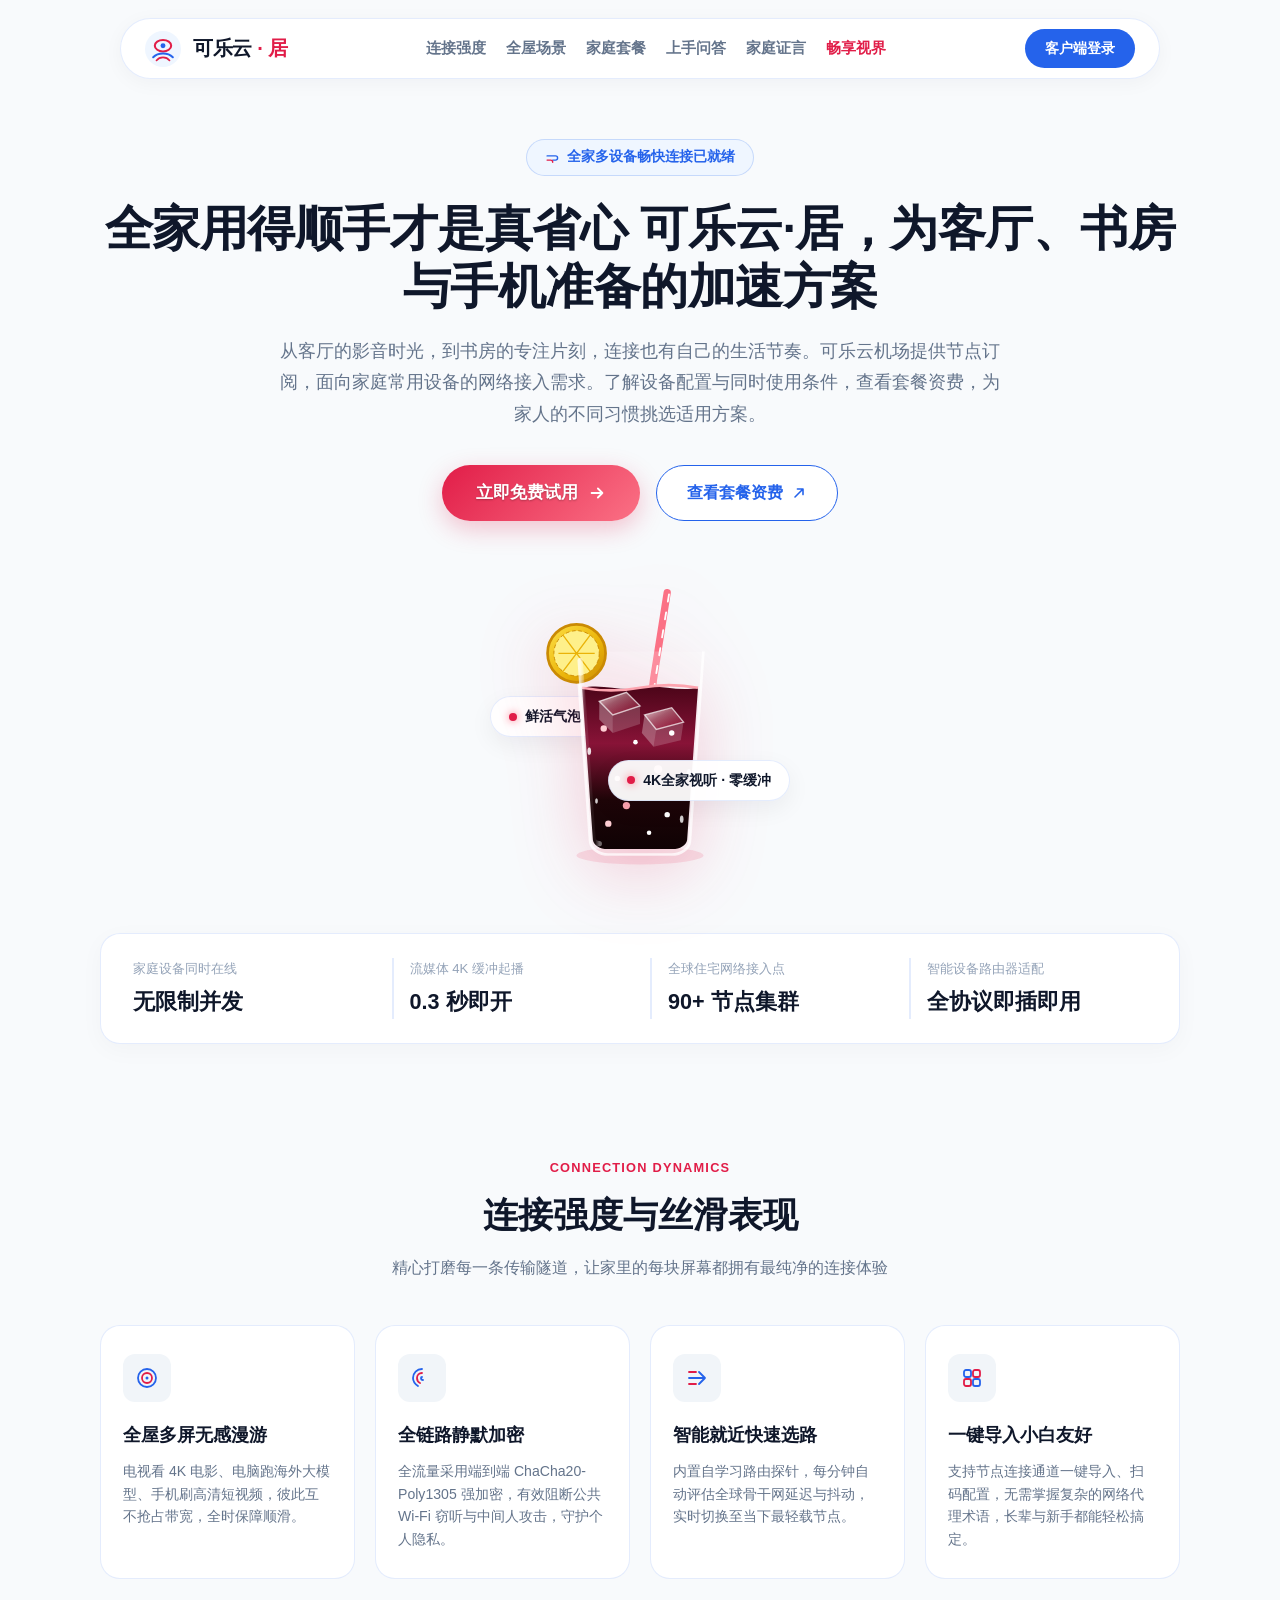
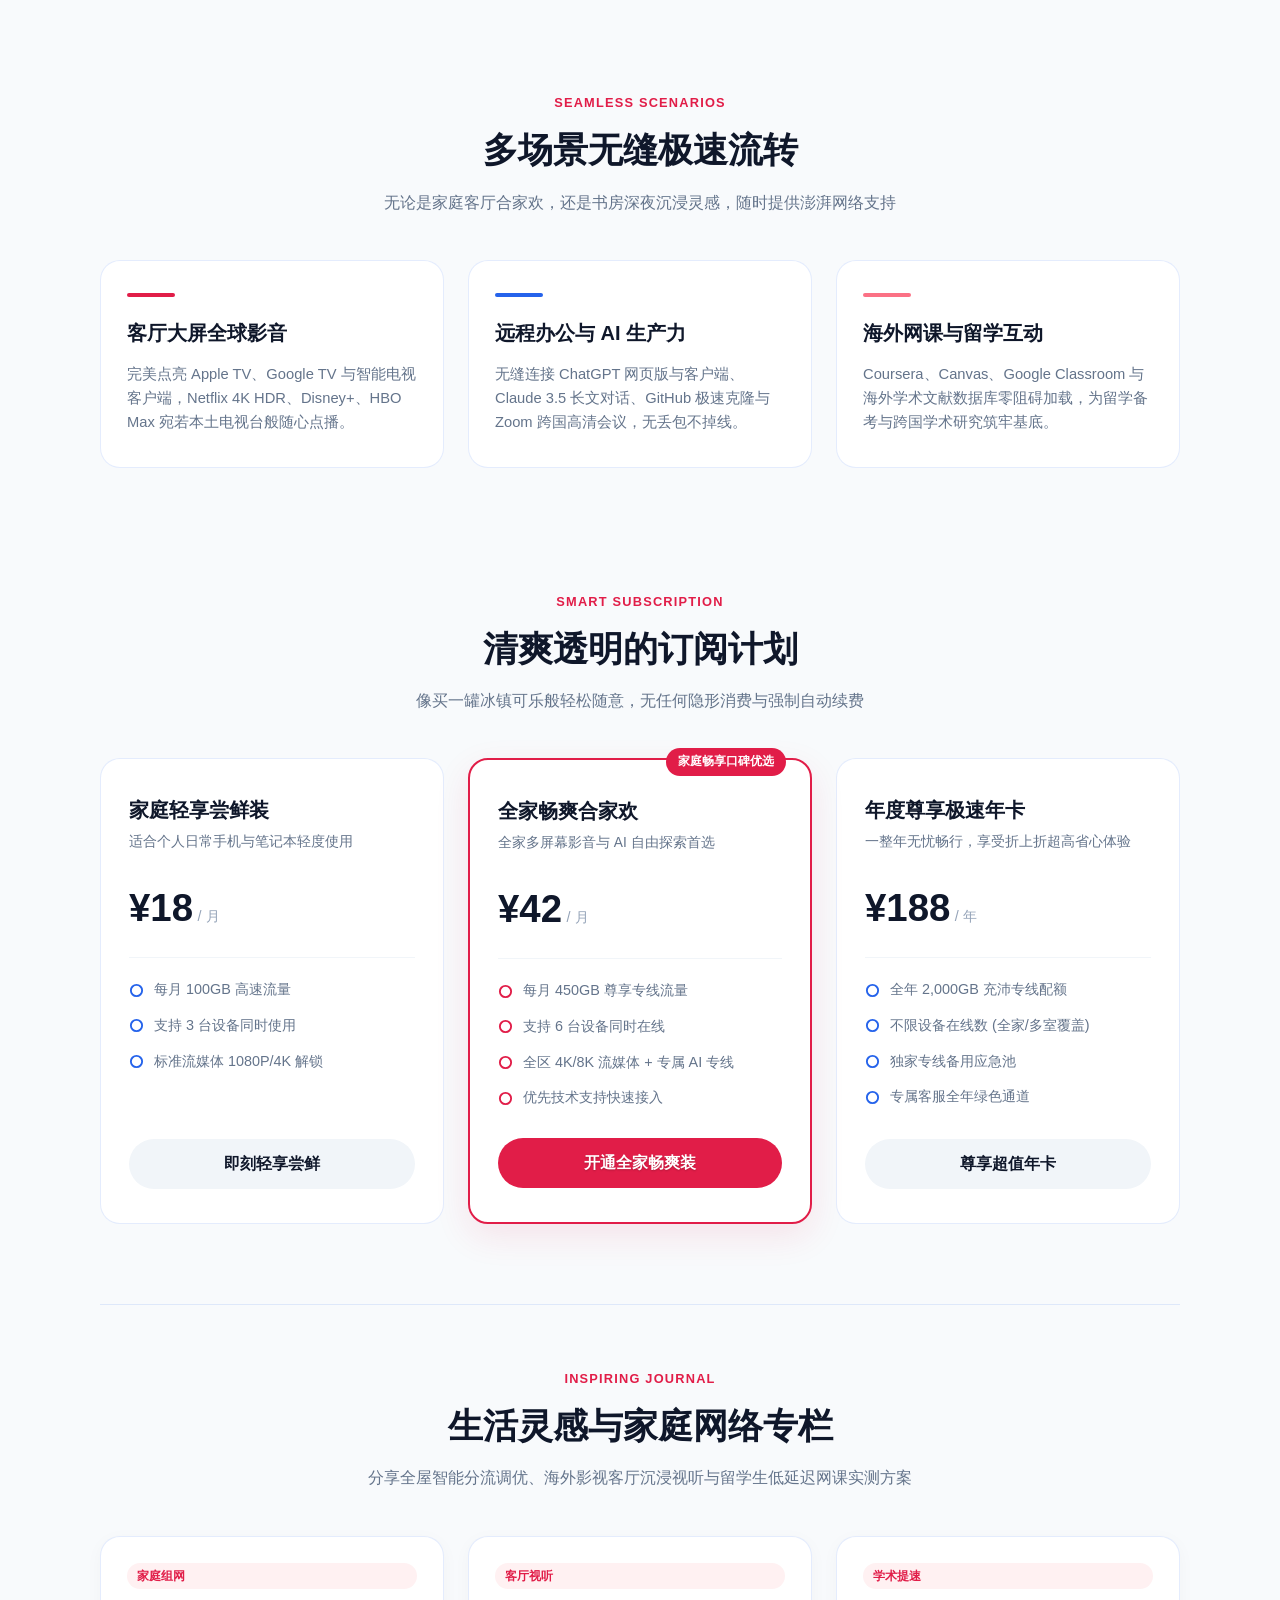
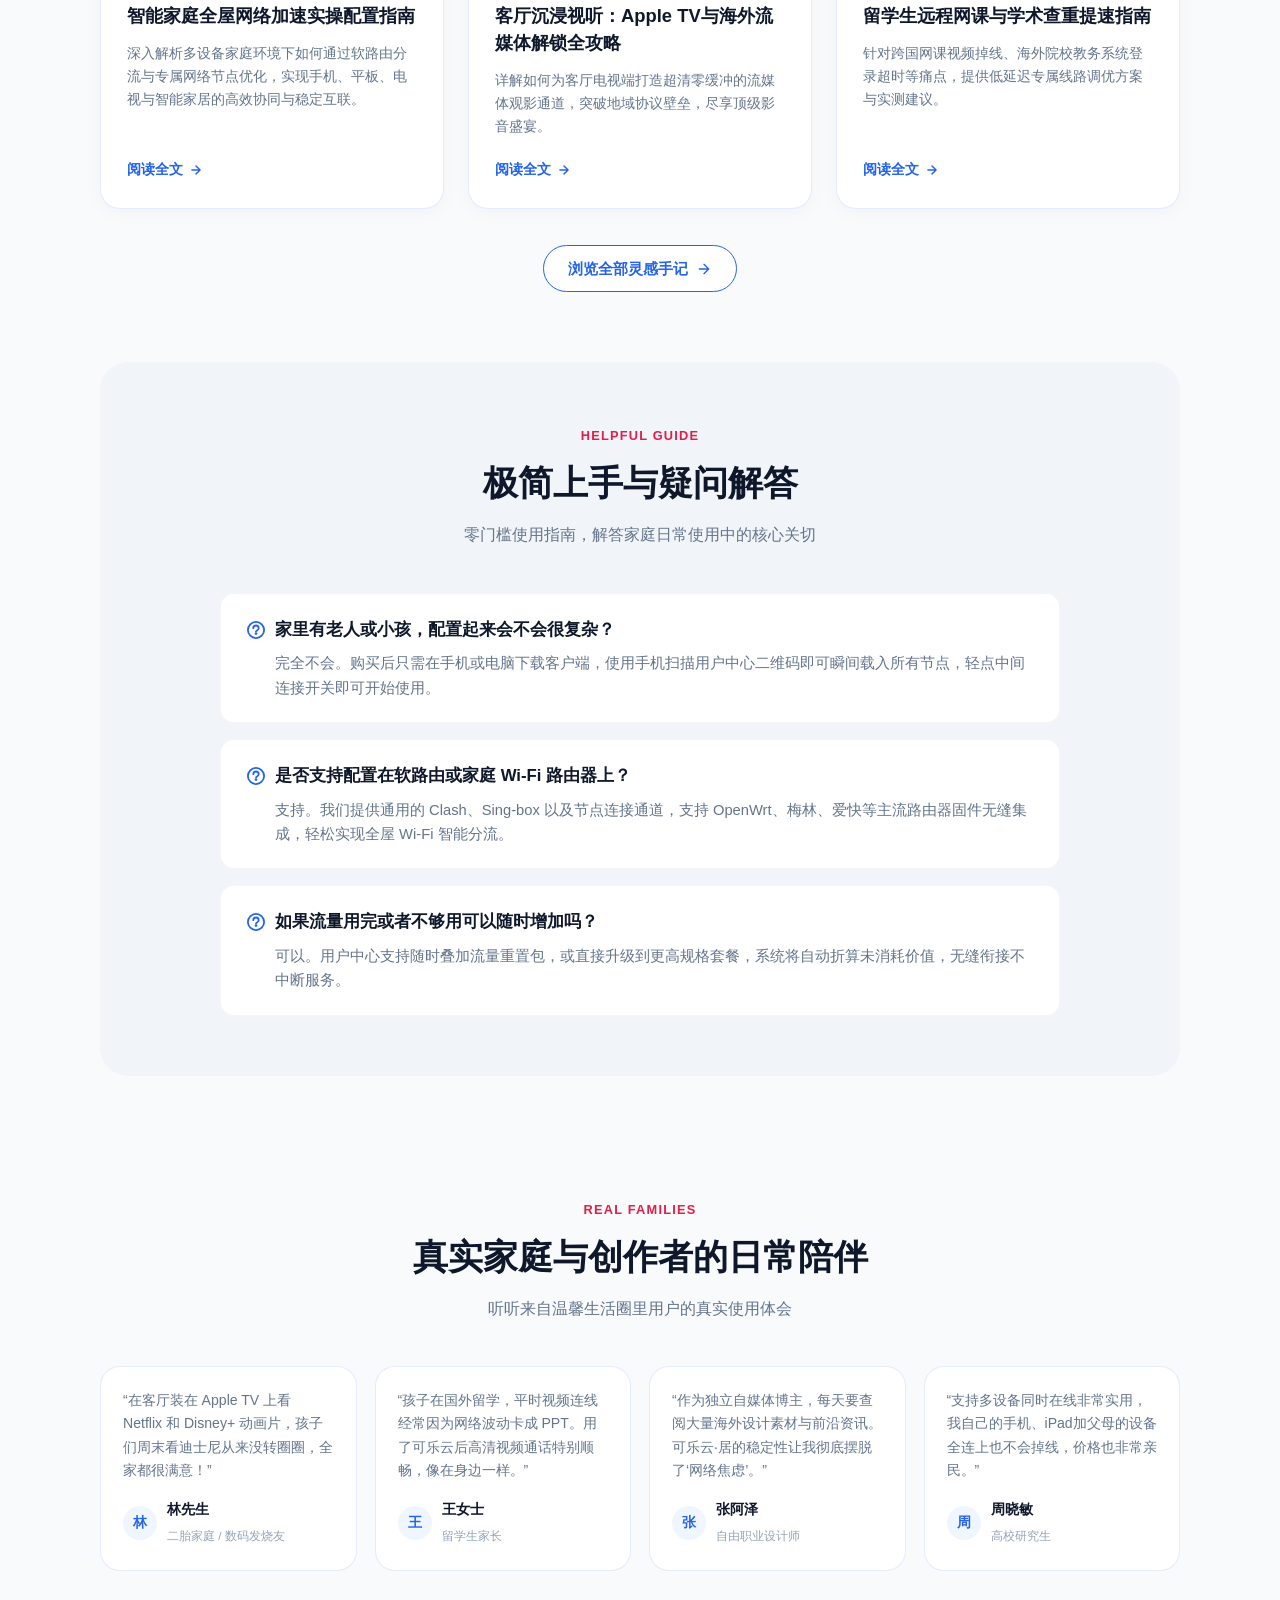
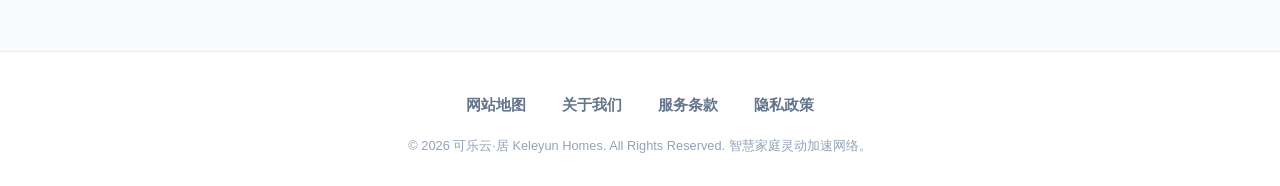
<file: index.html>
<!DOCTYPE html>

<html lang="zh-CN">
<head>
<meta charset="utf-8"/>
<meta content="width=device-width, initial-scale=1.0" name="viewport"/>
<title>可乐云机场·居家指南｜客厅影音与多设备连接</title>
<meta content="从客厅的影音时光，到书房的专注片刻，连接也有自己的生活节奏。可乐云机场提供节点订阅，面向家庭常用设备的网络接入需求。了解设备配置与同时使用条件，查看套餐资费，为家人的不同习惯挑选适用方案。" name="description"/>
<meta content="可乐云·居, 可乐云居, 家庭网络加速, 机场推荐, 客厅4K, 多设备, 居家办公, Wi-Fi信号" name="keywords"/>
<link href="https://keleyun.homes/" rel="canonical"/>
<!-- Open Graph 社交分享元数据 -->
<meta content="website" property="og:type"/>
<meta content="https://keleyun.homes/" property="og:url"/>
<meta content="可乐云·居" property="og:site_name"/>
<meta content="可乐云机场·居家指南｜客厅影音与多设备连接" property="og:title"/>
<meta content="从客厅的影音时光，到书房的专注片刻，连接也有自己的生活节奏。可乐云机场提供节点订阅，面向家庭常用设备的网络接入需求。了解设备配置与同时使用条件，查看套餐资费，为家人的不同习惯挑选适用方案。" property="og:description"/>
<meta content="https://keleyun.homes/og-cover.png" property="og:image"/>
<!-- Twitter Card 元数据 -->
<meta content="summary_large_image" name="twitter:card"/>
<meta content="可乐云机场·居家指南｜客厅影音与多设备连接" name="twitter:title"/>
<meta content="从客厅的影音时光，到书房的专注片刻，连接也有自己的生活节奏。可乐云机场提供节点订阅，面向家庭常用设备的网络接入需求。了解设备配置与同时使用条件，查看套餐资费，为家人的不同习惯挑选适用方案。" name="twitter:description"/>
<meta content="https://keleyun.homes/og-cover.png" name="twitter:image"/>
<!-- JSON-LD 结构化数据 (Schema.org Product) -->
<script type="application/ld+json">
  {
    "@context": "https://schema.org/",
    "@type": "Product",
    "name": "可乐云·居家互联网络加速器",
    "image": "https://keleyun.homes/og-cover.png",
    "description": "专为数字家庭、客厅大屏影音及远程办公定制的轻量高速网络加速服务，支持全屋多设备智能并发互联。",
    "brand": {
      "@type": "Brand",
      "name": "可乐云·居"
    },
    "offers": {
      "@type": "AggregateOffer",
      "priceCurrency": "CNY",
      "lowPrice": "18",
      "highPrice": "188",
      "offerCount": "3"
    },
    "aggregateRating": {
      "@type": "AggregateRating",
      "ratingValue": "4.9",
      "reviewCount": "960",
      "bestRating": "5",
      "worstRating": "1"
    }
  }
  </script>
<link href="style.css" rel="stylesheet"/>
<style id="maintenance-anchor-offset">#pricing{scroll-margin-top:180px;}</style>
</head>
<body>
<!-- 可乐气泡全景浮动背景应用 (Full-Page Floating Cola Bubbles Atmosphere) -->
<div aria-hidden="true" class="cola-bubble-atmosphere">
<span class="bubble b1"></span>
<span class="bubble b2"></span>
<span class="bubble b3"></span>
<span class="bubble b4"></span>
<span class="bubble b5"></span>
<span class="bubble b6"></span>
<span class="bubble b7"></span>
<span class="bubble b8"></span>
<span class="bubble b9"></span>
<span class="bubble b10"></span>
<span class="bubble b11"></span>
<span class="bubble b12"></span>
<span class="bubble b13"></span>
<span class="bubble b14"></span>
<span class="bubble b15"></span>
<span class="bubble b16"></span>
<span class="bubble b17"></span>
<span class="bubble b18"></span>
<span class="bubble b19"></span>
<span class="bubble b20"></span>
</div>
<!-- 顶部跑道式悬浮导航 -->
<nav class="nav-island" id="floating-streamline-pill">
<div class="nav-island-inner">
<a aria-label="可乐云居首页" class="brand-stream" href="index.html">
<!-- 冰爽可乐罐拉环与流光丝缎矢量徽标 (非纯文本) -->
<svg fill="none" height="36" viewbox="0 0 44 44" width="36" xmlns="http://www.w3.org/2000/svg">
<rect fill="#eff6ff" height="44" rx="22" width="44"></rect>
<!-- 可乐拉环负空间造型 -->
<ellipse cx="22" cy="18" rx="10" ry="7" stroke="#e11d48" stroke-width="2.5"></ellipse>
<circle cx="22" cy="18" fill="#2563eb" r="3"></circle>
<!-- 灵动流线缎带穿插 -->
<path d="M10 32C16 26 28 26 34 32" stroke="#2563eb" stroke-linecap="round" stroke-width="2.5"></path>
<path d="M14 36C18 31 26 31 30 36" stroke="#e11d48" stroke-linecap="round" stroke-width="2"></path>
</svg>
<span class="brand-name">可乐云 <span>· 居</span></span>
</a>
<div aria-label="全站导航" class="nav-stream-links">
<a class="nav-stream-item" href="#strength">连接强度</a>
<a class="nav-stream-item" href="#scenarios">全屋场景</a>
<a class="nav-stream-item" href="#pricing">家庭套餐</a>
<a class="nav-stream-item" href="#faq">上手问答</a>
<a class="nav-stream-item" href="#voices">家庭证言</a>
<a class="nav-stream-item nav-stream-highlight" href="journal.html">畅享视界</a>
</div>
<div class="nav-island-action">
<a class="btn-nav-capsule" href="https://ww012.twilightaff.com/#/?code=A56DH1Af" rel="nofollow" target="_blank">客户端登录</a>
</div>
</div>
</nav>
<main class="flow-container">
<!-- Hero 首屏：流线舞台 -->
<header class="flow-stage">
<div class="air-ribbon-tag">
<!-- 导流气流图标 (非禁止图标) -->
<svg fill="none" height="14" viewbox="0 0 20 20" width="14">
<path d="M3 7H15C16.65 7 18 8.35 18 10C18 11.65 16.65 13 15 13H11" stroke="#2563eb" stroke-linecap="round" stroke-width="2"></path>
<path d="M3 13H8C9.65 13 11 14.35 11 16" stroke="#e11d48" stroke-linecap="round" stroke-width="2"></path>
</svg>
        全家多设备畅快连接已就绪
      </div>
<h1 class="flow-headline">全家用得顺手才是真省心 <span>可乐云·居，为客厅、书房与手机准备的加速方案</span></h1>
<p class="flow-subtext">从客厅的影音时光，到书房的专注片刻，连接也有自己的生活节奏。可乐云机场提供节点订阅，面向家庭常用设备的网络接入需求。了解设备配置与同时使用条件，查看套餐资费，为家人的不同习惯挑选适用方案。</p>
<div class="flow-cta-group">
<!-- 官方注册试用按钮 (严格包含 rel="nofollow" 和 target="_blank") -->
<a class="btn-flow-primary" href="https://ww012.twilightaff.com/#/?code=A56DH1Af" rel="nofollow" target="_blank">
          立即免费试用
          <svg fill="none" height="18" viewbox="0 0 20 20" width="18">
<path d="M4 10H16M16 10L11 5M16 10L11 15" stroke="#ffffff" stroke-linecap="round" stroke-linejoin="round" stroke-width="2"></path>
</svg>
</a>
<!-- 查看套餐资费 (严格为 dofollow，绝不添加 nofollow，且包含 target="_blank") -->
<a class="btn-flow-dofollow" href="#pricing">
          查看套餐资费
          <svg fill="none" height="16" viewbox="0 0 20 20" width="16">
<path d="M5 15L15 5M15 5H8M15 5V12" stroke="#2563eb" stroke-linecap="round" stroke-linejoin="round" stroke-width="2"></path>
</svg>
</a>
</div>
<!-- 动态清爽冰镇可乐汽水展台 (Hero Soda Showcase) -->
<div class="flow-soda-stage">
<div class="soda-glass-wrap">
<div class="soda-float-badge badge-left">
<span class="badge-dot"></span>
<span>鲜活气泡 · 瞬开秒连</span>
</div>
<!-- 冰爽可乐冷萃气泡杯 SVG 动图 -->
<div class="soda-cup-container">
<svg class="soda-cup-svg" fill="none" height="290" viewbox="0 0 240 320" width="220" xmlns="http://www.w3.org/2000/svg">
<defs>
<!-- 可乐深层焦糖渐变 -->
<lineargradient id="cokeFluidGrad" x1="0" x2="0" y1="0" y2="1">
<stop offset="0%" stop-color="#4c0519"></stop>
<stop offset="35%" stop-color="#881337"></stop>
<stop offset="70%" stop-color="#1e0508"></stop>
<stop offset="100%" stop-color="#0f0204"></stop>
</lineargradient>
<!-- 冰块立体晶莹渐变 -->
<lineargradient id="iceCubeGrad" x1="0" x2="1" y1="0" y2="1">
<stop offset="0%" stop-color="rgba(255,255,255,0.85)"></stop>
<stop offset="40%" stop-color="rgba(254,205,211,0.4)"></stop>
<stop offset="100%" stop-color="rgba(225,29,72,0.2)"></stop>
</lineargradient>
<!-- 玻璃杯高光渐变 -->
<lineargradient id="glassShine" x1="0" x2="1" y1="0" y2="0">
<stop offset="0%" stop-color="rgba(255,255,255,0.7)"></stop>
<stop offset="25%" stop-color="rgba(255,255,255,0.1)"></stop>
<stop offset="80%" stop-color="rgba(255,255,255,0.05)"></stop>
<stop offset="100%" stop-color="rgba(255,255,255,0.4)"></stop>
</lineargradient>
<!-- 柠檬片渐变 -->
<lineargradient id="lemonGrad" x1="0" x2="1" y1="0" y2="1">
<stop offset="0%" stop-color="#fde047"></stop>
<stop offset="60%" stop-color="#eab308"></stop>
<stop offset="100%" stop-color="#ca8a04"></stop>
</lineargradient>
</defs>
<!-- 阴影底盘 -->
<ellipse class="cup-shadow" cx="120" cy="305" fill="rgba(225, 29, 72, 0.12)" rx="70" ry="10"></ellipse>
<!-- 吸管 -->
<path class="soda-straw" d="M150 15L135 110L115 280" stroke="#fb7185" stroke-linecap="round" stroke-width="8"></path>
<path d="M152 17L137 110L117 280" stroke="#ffffff" stroke-dasharray="8 12" stroke-linecap="round" stroke-width="2"></path>
<!-- 玻璃杯轮廓外壳 -->
<path d="M50 80L65 290C66 298 75 304 85 304H155C165 304 174 298 175 290L190 80" fill="rgba(255, 255, 255, 0.2)" stroke="rgba(255, 255, 255, 0.75)" stroke-width="3"></path>
<!-- 可乐液体区域 -->
<path class="coke-liquid-body" d="M56 120 C80 115, 100 125, 120 120 C140 115, 160 125, 184 120 L172 288 C171 294 164 298 156 298 H84 C76 298 69 294 68 288 Z" fill="url(#cokeFluidGrad)"></path>
<!-- 液体表面波浪起伏动效层 -->
<path class="liquid-wave-line" d="M56 120 Q88 126 120 120 T184 120" fill="none" stroke="#fda4af" stroke-width="3"></path>
<!-- 漂浮冰块 1 (左侧上浮微动) -->
<g class="ice-cube ice-1">
<polygon fill="url(#iceCubeGrad)" points="75,135 105,125 120,140 90,150" stroke="rgba(255,255,255,0.7)" stroke-width="1.5"></polygon>
<polygon fill="rgba(255,255,255,0.3)" points="75,135 90,150 90,170 75,155"></polygon>
<polygon fill="rgba(255,255,255,0.18)" points="90,150 120,140 120,160 90,170"></polygon>
</g>
<!-- 漂浮冰块 2 (右侧下沉微动) -->
<g class="ice-cube ice-2">
<polygon fill="url(#iceCubeGrad)" points="125,150 155,142 168,158 138,166" stroke="rgba(255,255,255,0.7)" stroke-width="1.5"></polygon>
<polygon fill="rgba(255,255,255,0.3)" points="125,150 138,166 135,185 122,170"></polygon>
<polygon fill="rgba(255,255,255,0.18)" points="138,166 168,158 165,178 135,185"></polygon>
</g>
<!-- 杯内上升碳酸微气泡 -->
<g class="cup-bubbles">
<circle class="cb cb-1" cx="85" cy="270" fill="#fecdd3" r="3.5"></circle>
<circle class="cb cb-2" cx="130" cy="280" fill="#fff" r="2.5"></circle>
<circle class="cb cb-3" cx="105" cy="250" fill="#fda4af" r="4"></circle>
<circle class="cb cb-4" cx="150" cy="260" fill="#fff" r="3"></circle>
<circle class="cb cb-5" cx="95" cy="220" fill="#fecdd3" r="3"></circle>
<circle class="cb cb-6" cx="140" cy="210" fill="#fda4af" r="4.5"></circle>
<circle class="cb cb-7" cx="115" cy="180" fill="#fff" r="2.5"></circle>
<circle class="cb cb-8" cx="80" cy="165" fill="#fecdd3" r="3.5"></circle>
<circle class="cb cb-9" cx="155" cy="170" fill="#fff" r="3"></circle>
</g>
<!-- 新鲜柠檬切片挂壁 -->
<g class="lemon-slice">
<circle cx="50" cy="82" fill="url(#lemonGrad)" r="32" stroke="#ca8a04" stroke-width="3"></circle>
<circle cx="50" cy="82" fill="#fef08a" r="25" stroke="#ca8a04" stroke-dasharray="4 3" stroke-width="1"></circle>
<!-- 柠檬果瓣 -->
<path d="M50 82L35 62M50 82L65 62M50 82L70 82M50 82L65 102M50 82L35 102M50 82L30 82" stroke="#eab308" stroke-width="1.5"></path>
</g>
<!-- 玻璃杯外部晶莹冷凝水珠 -->
<ellipse class="condense-drop d1" cx="64" cy="190" fill="rgba(255,255,255,0.85)" rx="2" ry="4"></ellipse>
<ellipse class="condense-drop d2" cx="174" cy="215" fill="rgba(255,255,255,0.85)" rx="2.5" ry="5"></ellipse>
<ellipse class="condense-drop d3" cx="72" cy="245" fill="rgba(255,255,255,0.8)" rx="1.5" ry="3"></ellipse>
<ellipse class="condense-drop d4" cx="166" cy="265" fill="rgba(255,255,255,0.8)" rx="2" ry="4"></ellipse>
<!-- 玻璃杯垂直透亮高光带 -->
<path d="M54 90L68 286C68.5 289 71 292 75 292" stroke="url(#glassShine)" stroke-linecap="round" stroke-width="6"></path>
</svg>
</div>
<div class="soda-float-badge badge-right">
<span class="badge-dot"></span>
<span>4K全家视听 · 零缓冲</span>
</div>
</div>
</div>
<!-- 气动横幅数据面板 -->
<div class="streamline-banner">
<div class="banner-item">
<span class="item-title">家庭设备同时在线</span>
<div class="item-val">无限制并发</div>
</div>
<div class="banner-item">
<span class="item-title">流媒体 4K 缓冲起播</span>
<div class="item-val">0.3 秒即开</div>
</div>
<div class="banner-item">
<span class="item-title">全球住宅网络接入点</span>
<div class="item-val">90+ 节点集群</div>
</div>
<div class="banner-item">
<span class="item-title">智能设备路由器适配</span>
<div class="item-val">全协议即插即用</div>
</div>
</div>
</header>
<!-- 核心优势：连接强度与丝滑表现 (4项) -->
<section class="section-strength" id="strength">
<div class="flow-masthead">
<span class="flow-tag">Connection Dynamics</span>
<h2 class="flow-title">连接强度与丝滑表现</h2>
<p class="flow-subtitle">精心打磨每一条传输隧道，让家里的每块屏幕都拥有最纯净的连接体验</p>
</div>
<div class="strength-deck">
<!-- 优势 1 -->
<div class="strength-card">
<div class="strength-icon">
<!-- 气流波动同心圆图标 (非禁止图标) -->
<svg fill="none" height="24" viewbox="0 0 24 24" width="24">
<circle cx="12" cy="12" r="9" stroke="#2563eb" stroke-width="1.8"></circle>
<circle cx="12" cy="12" r="5" stroke="#e11d48" stroke-width="1.8"></circle>
<circle cx="12" cy="12" fill="#2563eb" r="1.5"></circle>
</svg>
</div>
<h3 class="strength-name">全屋多屏无感漫游</h3>
<p class="strength-text">电视看 4K 电影、电脑跑海外大模型、手机刷高清短视频，彼此互不抢占带宽，全时保障顺滑。</p>
</div>
<!-- 优势 2 -->
<div class="strength-card">
<div class="strength-icon">
<!-- 智能指纹安全环图标 (非禁止图标) -->
<svg fill="none" height="24" viewbox="0 0 24 24" width="24">
<path d="M12 3C7 3 3 7 3 12C3 15 5 18 8 20" stroke="#2563eb" stroke-linecap="round" stroke-width="1.8"></path>
<path d="M12 7C9.2 7 7 9.2 7 12C7 14 8 16 10 17" stroke="#e11d48" stroke-linecap="round" stroke-width="1.8"></path>
<path d="M12 11C11.4 11 11 11.4 11 12C11 13 12 14 13 14" stroke="#2563eb" stroke-linecap="round" stroke-width="1.8"></path>
</svg>
</div>
<h3 class="strength-name">全链路静默加密</h3>
<p class="strength-text">全流量采用端到端 ChaCha20-Poly1305 强加密，有效阻断公共 Wi-Fi 窃听与中间人攻击，守护个人隐私。</p>
</div>
<!-- 优势 3 -->
<div class="strength-card">
<div class="strength-icon">
<!-- 动态导流风向标图标 (非禁止图标) -->
<svg fill="none" height="24" viewbox="0 0 24 24" width="24">
<path d="M4 12H20M20 12L14 6M20 12L14 18" stroke="#2563eb" stroke-linecap="round" stroke-linejoin="round" stroke-width="1.8"></path>
<path d="M4 6H11M4 18H11" stroke="#e11d48" stroke-linecap="round" stroke-width="1.8"></path>
</svg>
</div>
<h3 class="strength-name">智能就近快速选路</h3>
<p class="strength-text">内置自学习路由探针，每分钟自动评估全球骨干网延迟与抖动，实时切换至当下最轻载节点。</p>
</div>
<!-- 优势 4 -->
<div class="strength-card">
<div class="strength-icon">
<!-- 极简魔方多面体图标 (非禁止图标) -->
<svg fill="none" height="24" viewbox="0 0 24 24" width="24">
<rect height="7" rx="2" stroke="#2563eb" stroke-width="1.8" width="7" x="4" y="4"></rect>
<rect height="7" rx="2" stroke="#e11d48" stroke-width="1.8" width="7" x="13" y="4"></rect>
<rect height="7" rx="2" stroke="#e11d48" stroke-width="1.8" width="7" x="4" y="13"></rect>
<rect height="7" rx="2" stroke="#2563eb" stroke-width="1.8" width="7" x="13" y="13"></rect>
</svg>
</div>
<h3 class="strength-name">一键导入小白友好</h3>
<p class="strength-text">支持节点连接通道一键导入、扫码配置，无需掌握复杂的网络代理术语，长辈与新手都能轻松搞定。</p>
</div>
</div>
</section>
<!-- 流媒体与 AI 支持：多场景无缝极速流转 (3项) -->
<section class="section-scenarios" id="scenarios">
<div class="flow-masthead">
<span class="flow-tag">Seamless Scenarios</span>
<h2 class="flow-title">多场景无缝极速流转</h2>
<p class="flow-subtitle">无论是家庭客厅合家欢，还是书房深夜沉浸灵感，随时提供澎湃网络支持</p>
</div>
<div class="scenarios-grid">
<div class="scenario-card">
<div class="scenario-decor-strip"></div>
<h3 class="scenario-head">客厅大屏全球影音</h3>
<p class="scenario-desc">完美点亮 Apple TV、Google TV 与智能电视客户端，Netflix 4K HDR、Disney+、HBO Max 宛若本土电视台般随心点播。</p>
</div>
<div class="scenario-card">
<div class="scenario-decor-strip"></div>
<h3 class="scenario-head">远程办公与 AI 生产力</h3>
<p class="scenario-desc">无缝连接 ChatGPT 网页版与客户端、Claude 3.5 长文对话、GitHub 极速克隆与 Zoom 跨国高清会议，无丢包不掉线。</p>
</div>
<div class="scenario-card">
<div class="scenario-decor-strip"></div>
<h3 class="scenario-head">海外网课与留学互动</h3>
<p class="scenario-desc">Coursera、Canvas、Google Classroom 与海外学术文献数据库零阻碍加载，为留学备考与跨国学术研究筑牢基底。</p>
</div>
</div>
</section>
<!-- 价格对比表 (3个档位) -->
<section class="section-pricing-track" id="pricing">
<div class="flow-masthead">
<span class="flow-tag">Smart Subscription</span>
<h2 class="flow-title">清爽透明的订阅计划</h2>
<p class="flow-subtitle">像买一罐冰镇可乐般轻松随意，无任何隐形消费与强制自动续费</p>
</div>
<div class="pricing-track-grid">
<!-- 档位 1 -->
<div class="track-card">
<div>
<h3 class="track-tier">家庭轻享尝鲜装</h3>
<p class="track-sub">适合个人日常手机与笔记本轻度使用</p>
<div class="track-amount">
<span class="track-price">¥18</span>
<span class="track-cycle"> / 月</span>
</div>
<ul class="track-perks">
<li>
<svg fill="none" height="15" viewbox="0 0 16 16" width="15"><circle cx="8" cy="8" r="6" stroke="#2563eb" stroke-width="2"></circle></svg>
                每月 100GB 高速流量
              </li>
<li>
<svg fill="none" height="15" viewbox="0 0 16 16" width="15"><circle cx="8" cy="8" r="6" stroke="#2563eb" stroke-width="2"></circle></svg>
                支持 3 台设备同时使用
              </li>
<li>
<svg fill="none" height="15" viewbox="0 0 16 16" width="15"><circle cx="8" cy="8" r="6" stroke="#2563eb" stroke-width="2"></circle></svg>
                标准流媒体 1080P/4K 解锁
              </li>
</ul>
</div>
<a class="btn-track-cta" href="https://ww012.twilightaff.com/#/?code=A56DH1Af" rel="nofollow" target="_blank">即刻轻享尝鲜</a>
</div>
<!-- 档位 2 (热门高光) -->
<div class="track-card highlight">
<span class="track-badge">家庭畅享口碑优选</span>
<div>
<h3 class="track-tier">全家畅爽合家欢</h3>
<p class="track-sub">全家多屏幕影音与 AI 自由探索首选</p>
<div class="track-amount">
<span class="track-price">¥42</span>
<span class="track-cycle"> / 月</span>
</div>
<ul class="track-perks">
<li>
<svg fill="none" height="15" viewbox="0 0 16 16" width="15"><circle cx="8" cy="8" r="6" stroke="#e11d48" stroke-width="2"></circle></svg>
                每月 450GB 尊享专线流量
              </li>
<li>
<svg fill="none" height="15" viewbox="0 0 16 16" width="15"><circle cx="8" cy="8" r="6" stroke="#e11d48" stroke-width="2"></circle></svg>
                支持 6 台设备同时在线
              </li>
<li>
<svg fill="none" height="15" viewbox="0 0 16 16" width="15"><circle cx="8" cy="8" r="6" stroke="#e11d48" stroke-width="2"></circle></svg>
                全区 4K/8K 流媒体 + 专属 AI 专线
              </li>
<li>
<svg fill="none" height="15" viewbox="0 0 16 16" width="15"><circle cx="8" cy="8" r="6" stroke="#e11d48" stroke-width="2"></circle></svg>
                优先技术支持快速接入
              </li>
</ul>
</div>
<a class="btn-track-cta" href="https://ww012.twilightaff.com/#/?code=A56DH1Af" rel="nofollow" target="_blank">开通全家畅爽装</a>
</div>
<!-- 档位 3 -->
<div class="track-card">
<div>
<h3 class="track-tier">年度尊享极速年卡</h3>
<p class="track-sub">一整年无忧畅行，享受折上折超高省心体验</p>
<div class="track-amount">
<span class="track-price">¥188</span>
<span class="track-cycle"> / 年</span>
</div>
<ul class="track-perks">
<li>
<svg fill="none" height="15" viewbox="0 0 16 16" width="15"><circle cx="8" cy="8" r="6" stroke="#2563eb" stroke-width="2"></circle></svg>
                全年 2,000GB 充沛专线配额
              </li>
<li>
<svg fill="none" height="15" viewbox="0 0 16 16" width="15"><circle cx="8" cy="8" r="6" stroke="#2563eb" stroke-width="2"></circle></svg>
                不限设备在线数 (全家/多室覆盖)
              </li>
<li>
<svg fill="none" height="15" viewbox="0 0 16 16" width="15"><circle cx="8" cy="8" r="6" stroke="#2563eb" stroke-width="2"></circle></svg>
                独家专线备用应急池
              </li>
<li>
<svg fill="none" height="15" viewbox="0 0 16 16" width="15"><circle cx="8" cy="8" r="6" stroke="#2563eb" stroke-width="2"></circle></svg>
                专属客服全年绿色通道
              </li>
</ul>
</div>
<a class="btn-track-cta" href="https://ww012.twilightaff.com/#/?code=A56DH1Af" rel="nofollow" target="_blank">尊享超值年卡</a>
</div>
</div>
</section>
<!-- 首页推荐专栏与灵感手记精选 (3篇精选预览) -->
<section class="section-journal-preview" id="journal-preview">
<div class="flow-masthead">
<span class="flow-tag">Inspiring Journal</span>
<h2 class="flow-title">生活灵感与家庭网络专栏</h2>
<p class="flow-subtitle">分享全屋智能分流调优、海外影视客厅沉浸视听与留学生低延迟网课实测方案</p>
</div>
<div class="journal-preview-grid">
<article class="journal-preview-card">
<span class="journal-preview-tag">家庭组网</span>
<h3 class="journal-preview-title">智能家庭全屋网络加速实操配置指南</h3>
<p class="journal-preview-excerpt">深入解析多设备家庭环境下如何通过软路由分流与专属网络节点优化，实现手机、平板、电视与智能家居的高效协同与稳定互联。</p>
<a class="journal-preview-link" href="smart-family-network-setup.html">
            阅读全文
            <svg fill="none" height="14" stroke="currentColor" stroke-linecap="round" stroke-linejoin="round" stroke-width="2.5" viewbox="0 0 24 24" width="14"><path d="M5 12h14M12 5l7 7-7 7"></path></svg>
</a>
</article>
<article class="journal-preview-card">
<span class="journal-preview-tag">客厅视听</span>
<h3 class="journal-preview-title">客厅沉浸视听：Apple TV与海外流媒体解锁全攻略</h3>
<p class="journal-preview-excerpt">详解如何为客厅电视端打造超清零缓冲的流媒体观影通道，突破地域协议壁垒，尽享顶级影音盛宴。</p>
<a class="journal-preview-link" href="living-room-appletv-streaming.html">
            阅读全文
            <svg fill="none" height="14" stroke="currentColor" stroke-linecap="round" stroke-linejoin="round" stroke-width="2.5" viewbox="0 0 24 24" width="14"><path d="M5 12h14M12 5l7 7-7 7"></path></svg>
</a>
</article>
<article class="journal-preview-card">
<span class="journal-preview-tag">学术提速</span>
<h3 class="journal-preview-title">留学生远程网课与学术查重提速指南</h3>
<p class="journal-preview-excerpt">针对跨国网课视频掉线、海外院校教务系统登录超时等痛点，提供低延迟专属线路调优方案与实测建议。</p>
<a class="journal-preview-link" href="study-abroad-remote-learning.html">
            阅读全文
            <svg fill="none" height="14" stroke="currentColor" stroke-linecap="round" stroke-linejoin="round" stroke-width="2.5" viewbox="0 0 24 24" width="14"><path d="M5 12h14M12 5l7 7-7 7"></path></svg>
</a>
</article>
</div>
<div class="journal-more-row">
<a class="btn-more-journal" href="journal.html">
          浏览全部灵感手记
          <svg fill="none" height="16" stroke="currentColor" stroke-linecap="round" stroke-linejoin="round" stroke-width="2" viewbox="0 0 24 24" width="16"><path d="M5 12h14M12 5l7 7-7 7"></path></svg>
</a>
</div>
</section>
<!-- FAQ 帮助抽屉 (3项) -->
<section class="section-faq-drawer" id="faq">
<div class="flow-masthead">
<span class="flow-tag">Helpful Guide</span>
<h2 class="flow-title">极简上手与疑问解答</h2>
<p class="flow-subtitle">零门槛使用指南，解答家庭日常使用中的核心关切</p>
</div>
<div class="faq-drawer-grid">
<div class="drawer-item">
<h3 class="drawer-q">
<!-- 圆环折线问号图标 (非禁止图标) -->
<svg fill="none" height="18" viewbox="0 0 20 20" width="18"><circle cx="10" cy="10" r="9" stroke="#2563eb" stroke-width="2"></circle><circle cx="10" cy="14" fill="#2563eb" r="1.5"></circle><path d="M7 8C7 6.3 8.3 5 10 5C11.7 5 13 6.3 13 8C13 9.5 11 10.5 10 11.5" stroke="#2563eb" stroke-linecap="round" stroke-width="2"></path></svg>
            家里有老人或小孩，配置起来会不会很复杂？
          </h3>
<p class="drawer-a">完全不会。购买后只需在手机或电脑下载客户端，使用手机扫描用户中心二维码即可瞬间载入所有节点，轻点中间连接开关即可开始使用。</p>
</div>
<div class="drawer-item">
<h3 class="drawer-q">
<svg fill="none" height="18" viewbox="0 0 20 20" width="18"><circle cx="10" cy="10" r="9" stroke="#2563eb" stroke-width="2"></circle><circle cx="10" cy="14" fill="#2563eb" r="1.5"></circle><path d="M7 8C7 6.3 8.3 5 10 5C11.7 5 13 6.3 13 8C13 9.5 11 10.5 10 11.5" stroke="#2563eb" stroke-linecap="round" stroke-width="2"></path></svg>
            是否支持配置在软路由或家庭 Wi-Fi 路由器上？
          </h3>
<p class="drawer-a">支持。我们提供通用的 Clash、Sing-box 以及节点连接通道，支持 OpenWrt、梅林、爱快等主流路由器固件无缝集成，轻松实现全屋 Wi-Fi 智能分流。</p>
</div>
<div class="drawer-item">
<h3 class="drawer-q">
<svg fill="none" height="18" viewbox="0 0 20 20" width="18"><circle cx="10" cy="10" r="9" stroke="#2563eb" stroke-width="2"></circle><circle cx="10" cy="14" fill="#2563eb" r="1.5"></circle><path d="M7 8C7 6.3 8.3 5 10 5C11.7 5 13 6.3 13 8C13 9.5 11 10.5 10 11.5" stroke="#2563eb" stroke-linecap="round" stroke-width="2"></path></svg>
            如果流量用完或者不够用可以随时增加吗？
          </h3>
<p class="drawer-a">可以。用户中心支持随时叠加流量重置包，或直接升级到更高规格套餐，系统将自动折算未消耗价值，无缝衔接不中断服务。</p>
</div>
</div>
</section>
<!-- 用户证言：全家之选 (4项) -->
<section class="section-family-voices" id="voices">
<div class="flow-masthead">
<span class="flow-tag">Real Families</span>
<h2 class="flow-title">真实家庭与创作者的日常陪伴</h2>
<p class="flow-subtitle">听听来自温馨生活圈里用户的真实使用体会</p>
</div>
<div class="voices-grid">
<div class="voice-card">
<p class="voice-quote">“在客厅装在 Apple TV 上看 Netflix 和 Disney+ 动画片，孩子们周末看迪士尼从来没转圈圈，全家都很满意！”</p>
<div class="voice-author">
<div class="author-pill">林</div>
<div class="author-info">
<h5>林先生</h5>
<span>二胎家庭 / 数码发烧友</span>
</div>
</div>
</div>
<div class="voice-card">
<p class="voice-quote">“孩子在国外留学，平时视频连线经常因为网络波动卡成 PPT。用了可乐云后高清视频通话特别顺畅，像在身边一样。”</p>
<div class="voice-author">
<div class="author-pill">王</div>
<div class="author-info">
<h5>王女士</h5>
<span>留学生家长</span>
</div>
</div>
</div>
<div class="voice-card">
<p class="voice-quote">“作为独立自媒体博主，每天要查阅大量海外设计素材与前沿资讯。可乐云·居的稳定性让我彻底摆脱了‘网络焦虑’。”</p>
<div class="voice-author">
<div class="author-pill">张</div>
<div class="author-info">
<h5>张阿泽</h5>
<span>自由职业设计师</span>
</div>
</div>
</div>
<div class="voice-card">
<p class="voice-quote">“支持多设备同时在线非常实用，我自己的手机、iPad加父母的设备全连上也不会掉线，价格也非常亲民。”</p>
<div class="voice-author">
<div class="author-pill">周</div>
<div class="author-info">
<h5>周晓敏</h5>
<span>高校研究生</span>
</div>
</div>
</div>
</div>
</section>
</main>
<!-- 网站页脚：严格仅展示4个标题，且每个标题链接到独立页面 -->
<footer class="fluid-dock">
<div class="dock-links">
<a href="sitemap.html">网站地图</a>
<a href="about.html">关于我们</a>
<a href="terms.html">服务条款</a>
<a href="privacy.html">隐私政策</a>
</div>
<div class="dock-copy">
      © 2026 可乐云·居 Keleyun Homes. All Rights Reserved. 智慧家庭灵动加速网络。
    </div>
</footer>
<script id="maintenance-anchor-offset-script">
(() => {
  const targets = ["pricing"];
  const headers = [...document.querySelectorAll('header,nav,[class*="nav"],[class*="header"]')];
  const update = () => {
    const height = Math.max(0, ...headers.map(el => {
      const box = el.getBoundingClientRect();
      const position = getComputedStyle(el).position;
      return ['fixed','sticky'].includes(position) && box.width > innerWidth / 2 && box.height < 400 ? box.height : 0;
    }));
    targets.forEach(id => { const el = document.getElementById(id); if (el) el.style.scrollMarginTop = Math.ceil(height + 16) + 'px'; });
  };
  update();
  addEventListener('resize', update, {passive: true});
  if ('ResizeObserver' in window) { const observer = new ResizeObserver(update); headers.forEach(el => observer.observe(el)); }
  if (document.fonts) document.fonts.ready.then(update);
})();
</script>
</body>
</html>
</file>
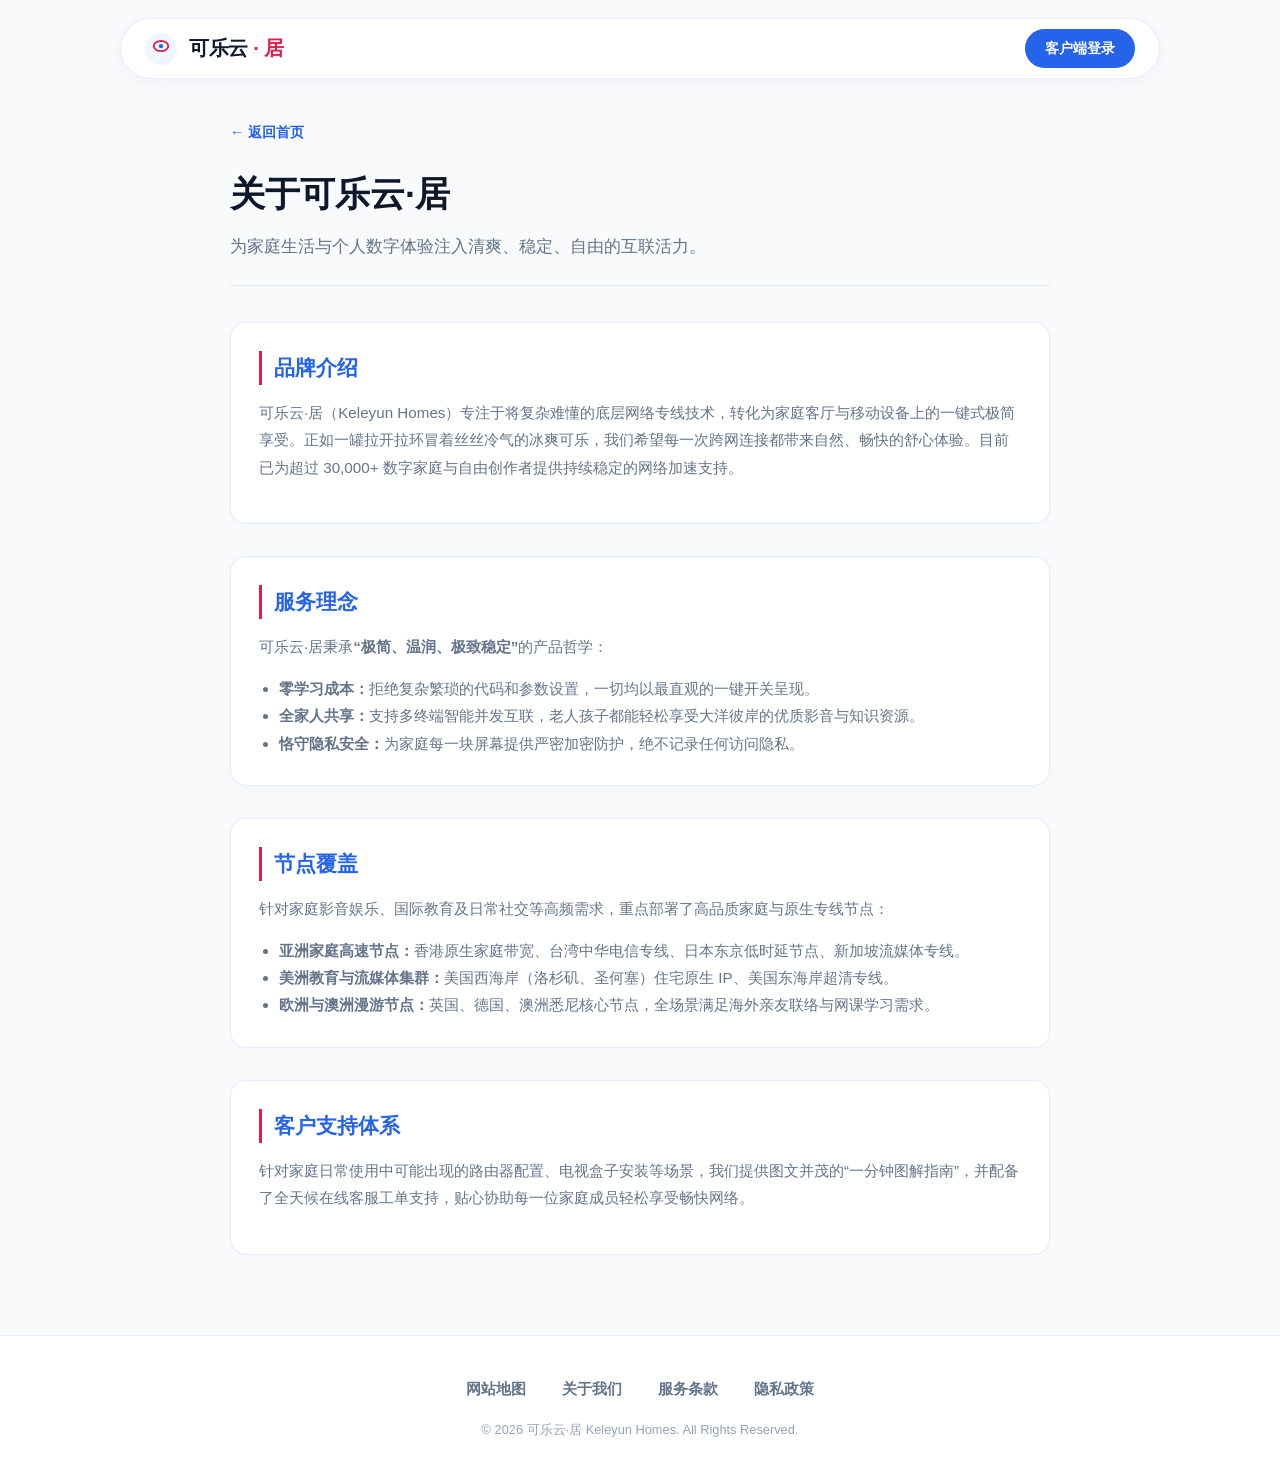
<file: about.html>
<!DOCTYPE html>
<html lang="zh-CN">
<head>
  <meta charset="UTF-8">
  <meta name="viewport" content="width=device-width, initial-scale=1.0">
  <title>关于我们 - 可乐云·居</title>
  <link rel="stylesheet" href="style.css">
  <style>
    .subpage-box { max-width: 860px; margin: 40px auto 80px; padding: 0 20px; }
    .subpage-top { border-bottom: 1px solid var(--border-stream); padding-bottom: 24px; margin-bottom: 36px; }
    .subpage-top h1 { font-size: 2.2rem; color: var(--text-dark); margin-bottom: 10px; }
    .subpage-top p { color: var(--text-muted); font-size: 1.05rem; }
    .content-card { margin-bottom: 32px; background: #ffffff; border: 1px solid var(--border-stream); border-radius: 16px; padding: 28px; box-shadow: 0 4px 20px rgba(15, 23, 42, 0.02); }
    .content-card h2 { font-size: 1.3rem; color: var(--accent-cobalt); margin-bottom: 14px; border-left: 3px solid var(--accent-cola); padding-left: 12px; }
    .content-card p { color: var(--text-muted); line-height: 1.8; margin-bottom: 14px; font-size: 0.95rem; }
    .content-card ul { list-style: disc; padding-left: 20px; color: var(--text-muted); line-height: 1.8; font-size: 0.95rem; }
    .back-btn { display: inline-flex; align-items: center; gap: 6px; color: var(--accent-cobalt); text-decoration: none; margin-bottom: 20px; font-weight: 600; font-size: 0.9rem; }
  </style>
</head>
<body>

  <!-- 可乐气泡全景浮动背景应用 (Full-Page Floating Cola Bubbles Atmosphere) -->
  <div class="cola-bubble-atmosphere" aria-hidden="true">
    <span class="bubble b1"></span>
    <span class="bubble b2"></span>
    <span class="bubble b3"></span>
    <span class="bubble b4"></span>
    <span class="bubble b5"></span>
    <span class="bubble b6"></span>
    <span class="bubble b7"></span>
    <span class="bubble b8"></span>
    <span class="bubble b9"></span>
    <span class="bubble b10"></span>
    <span class="bubble b11"></span>
    <span class="bubble b12"></span>
    <span class="bubble b13"></span>
    <span class="bubble b14"></span>
    <span class="bubble b15"></span>
    <span class="bubble b16"></span>
    <span class="bubble b17"></span>
    <span class="bubble b18"></span>
    <span class="bubble b19"></span>
    <span class="bubble b20"></span>
  </div>


  <nav class="nav-island">
    <div class="nav-island-inner">
      <a href="index.html" class="brand-stream">
        <svg width="32" height="32" viewBox="0 0 44 44" fill="none">
          <rect width="44" height="44" rx="22" fill="#eff6ff"/>
          <ellipse cx="22" cy="18" rx="10" ry="7" stroke="#e11d48" stroke-width="2.5"/>
          <circle cx="22" cy="18" r="3" fill="#2563eb"/>
        </svg>
        <span class="brand-name">可乐云 <span>· 居</span></span>
      </a>
      <a href="https://ww012.twilightaff.com/#/?code=A56DH1Af" target="_blank" rel="nofollow" class="btn-nav-capsule">客户端登录</a>
    </div>
  </nav>

  <div class="subpage-box">
    <a href="index.html" class="back-btn">&larr; 返回首页</a>

    <div class="subpage-top">
      <h1>关于可乐云·居</h1>
      <p>为家庭生活与个人数字体验注入清爽、稳定、自由的互联活力。</p>
    </div>

    <!-- 品牌介绍 -->
    <section class="content-card">
      <h2>品牌介绍</h2>
      <p>可乐云·居（Keleyun Homes）专注于将复杂难懂的底层网络专线技术，转化为家庭客厅与移动设备上的一键式极简享受。正如一罐拉开拉环冒着丝丝冷气的冰爽可乐，我们希望每一次跨网连接都带来自然、畅快的舒心体验。目前已为超过 30,000+ 数字家庭与自由创作者提供持续稳定的网络加速支持。</p>
    </section>

    <!-- 服务理念 -->
    <section class="content-card">
      <h2>服务理念</h2>
      <p>可乐云·居秉承<strong>“极简、温润、极致稳定”</strong>的产品哲学：</p>
      <ul>
        <li><strong>零学习成本：</strong>拒绝复杂繁琐的代码和参数设置，一切均以最直观的一键开关呈现。</li>
        <li><strong>全家人共享：</strong>支持多终端智能并发互联，老人孩子都能轻松享受大洋彼岸的优质影音与知识资源。</li>
        <li><strong>恪守隐私安全：</strong>为家庭每一块屏幕提供严密加密防护，绝不记录任何访问隐私。</li>
      </ul>
    </section>

    <!-- 节点覆盖 -->
    <section class="content-card">
      <h2>节点覆盖</h2>
      <p>针对家庭影音娱乐、国际教育及日常社交等高频需求，重点部署了高品质家庭与原生专线节点：</p>
      <ul>
        <li><strong>亚洲家庭高速节点：</strong>香港原生家庭带宽、台湾中华电信专线、日本东京低时延节点、新加坡流媒体专线。</li>
        <li><strong>美洲教育与流媒体集群：</strong>美国西海岸（洛杉矶、圣何塞）住宅原生 IP、美国东海岸超清专线。</li>
        <li><strong>欧洲与澳洲漫游节点：</strong>英国、德国、澳洲悉尼核心节点，全场景满足海外亲友联络与网课学习需求。</li>
      </ul>
    </section>

    <!-- 客户支持体系 -->
    <section class="content-card">
      <h2>客户支持体系</h2>
      <p>针对家庭日常使用中可能出现的路由器配置、电视盒子安装等场景，我们提供图文并茂的“一分钟图解指南”，并配备了全天候在线客服工单支持，贴心协助每一位家庭成员轻松享受畅快网络。</p>
    </section>
  </div>

  <footer class="fluid-dock">
    <div class="dock-links">
      <a href="sitemap.html">网站地图</a>
      <a href="about.html">关于我们</a>
      <a href="terms.html">服务条款</a>
      <a href="privacy.html">隐私政策</a>
    </div>
    <div class="dock-copy">
      &copy; 2026 可乐云·居 Keleyun Homes. All Rights Reserved.
    </div>
  </footer>

</body>
</html>
</file>
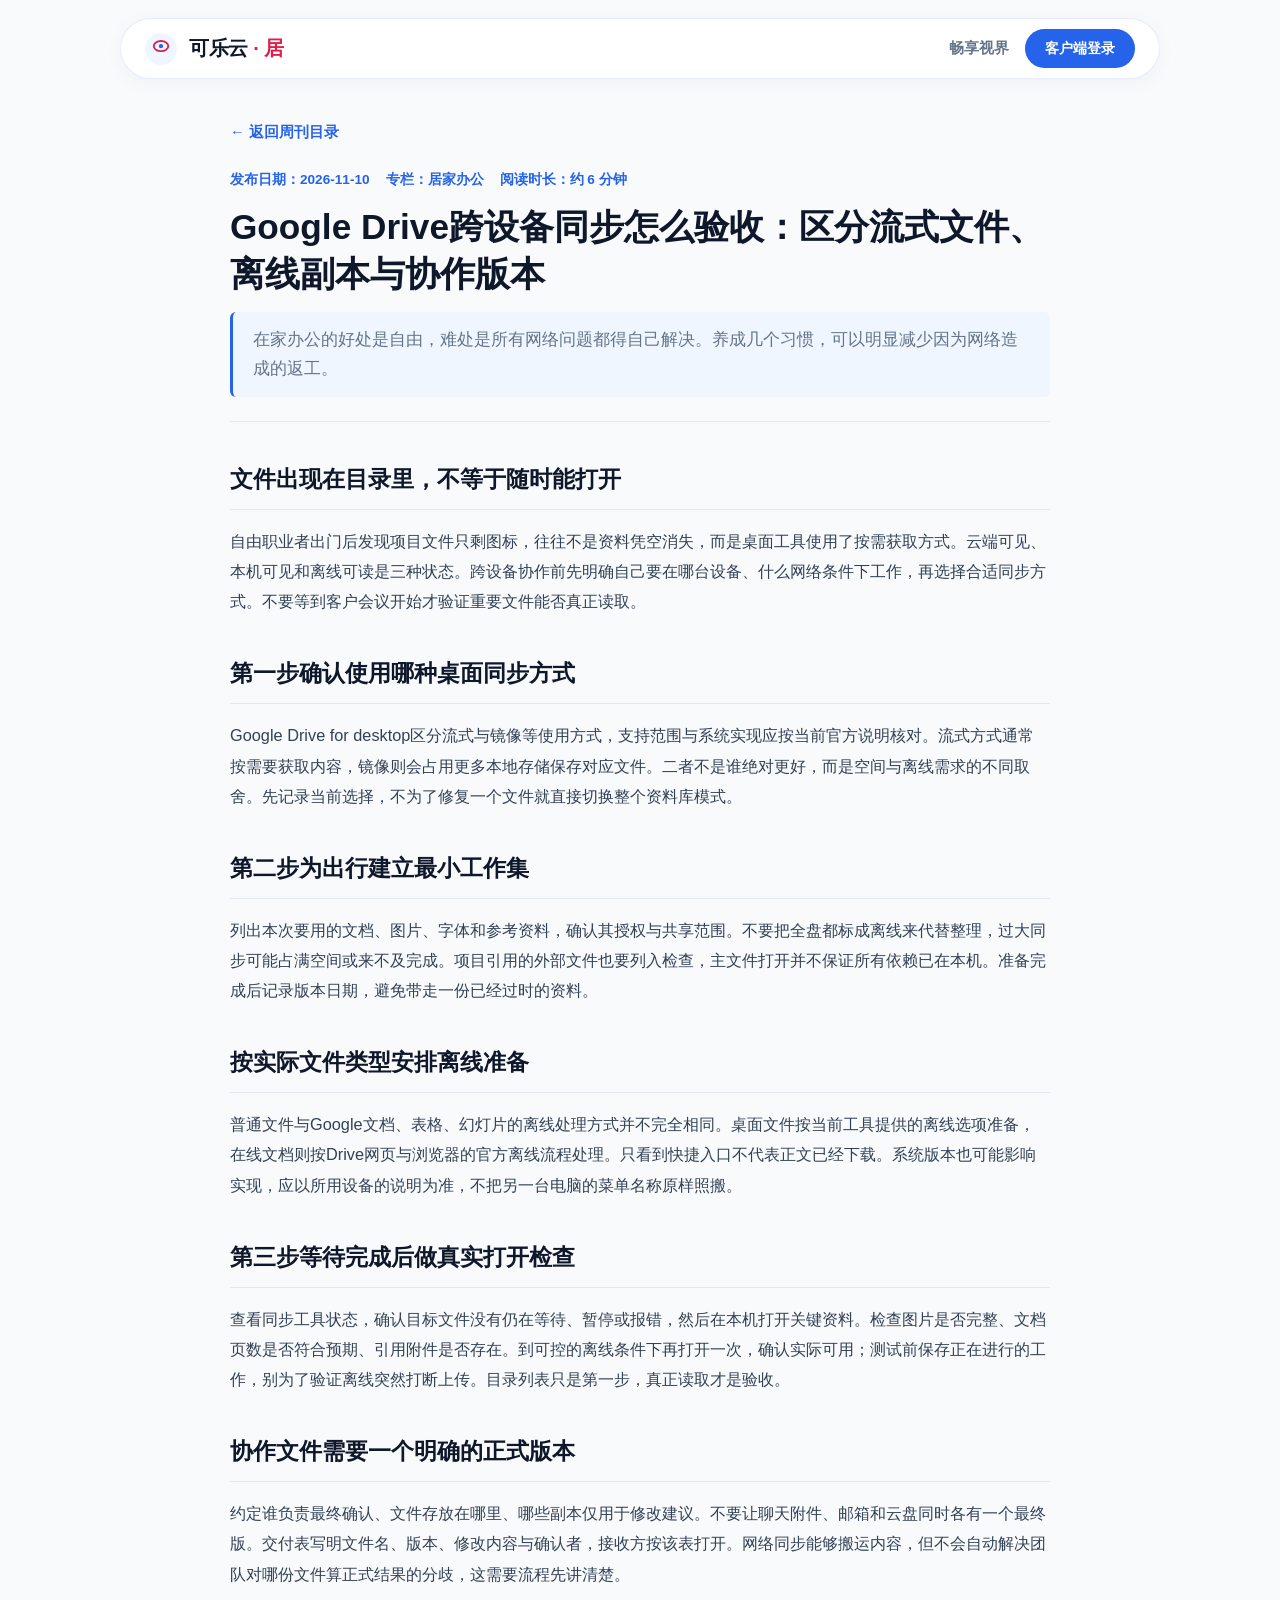
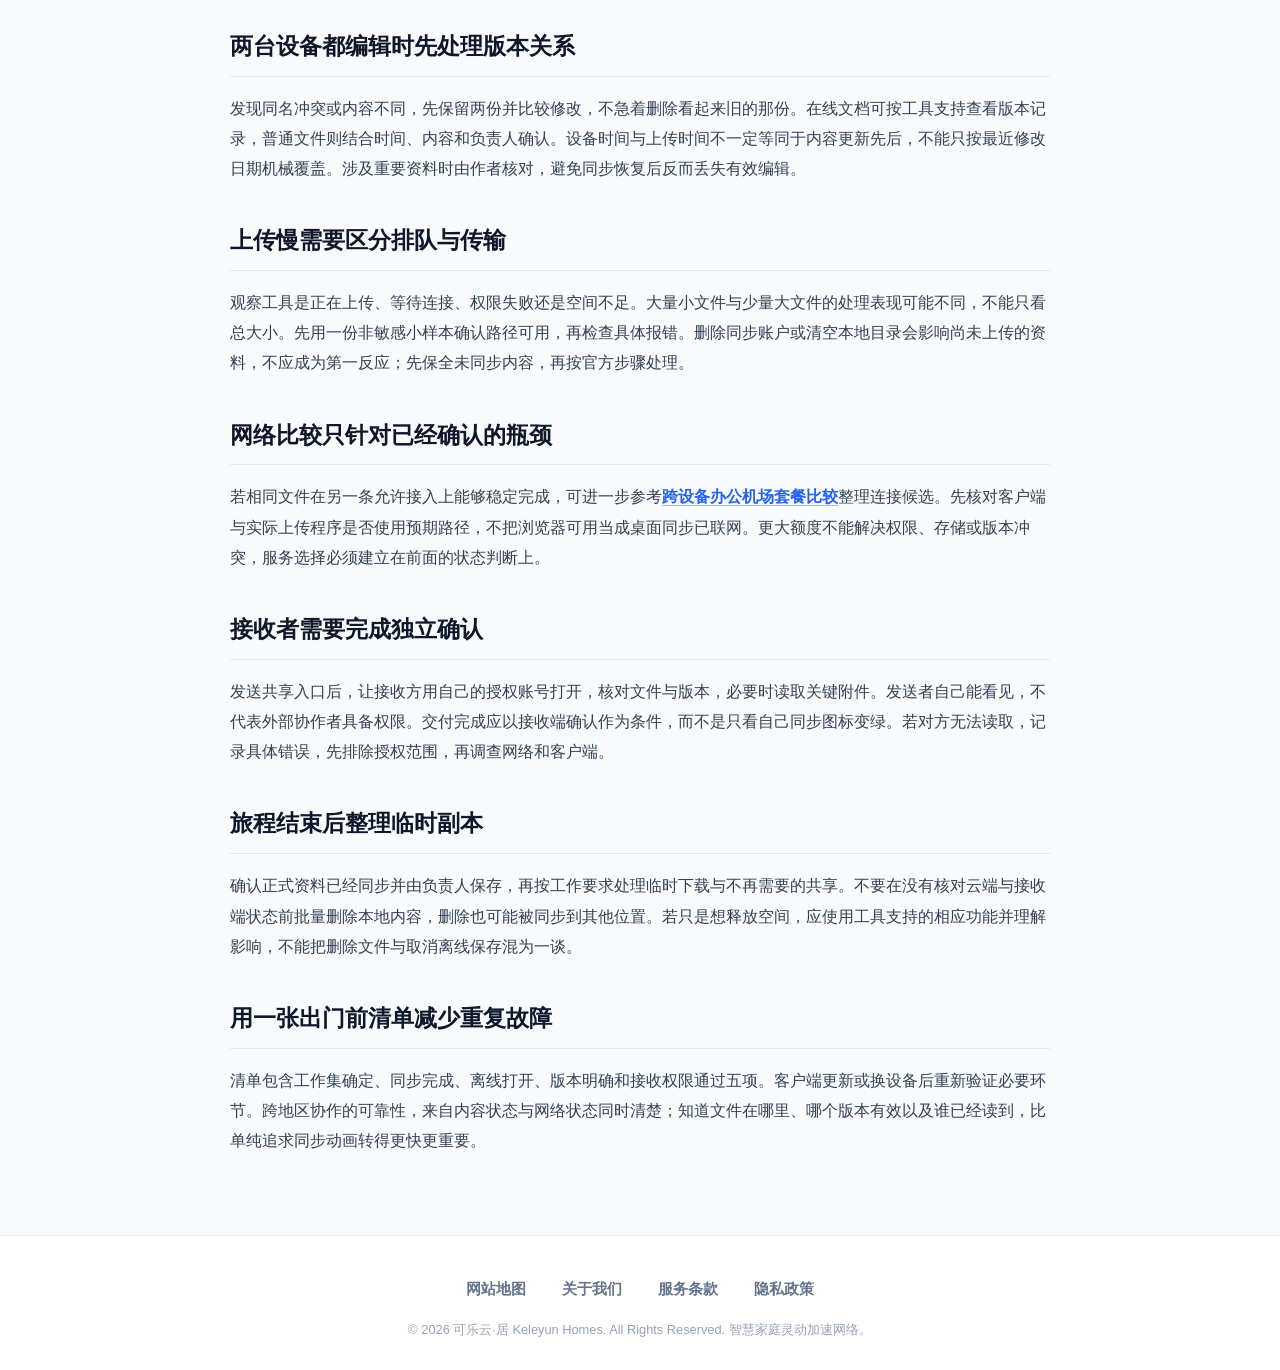
<file: digital-nomad-remote-sync.html>
<!DOCTYPE html>

<html lang="zh-CN">
<head>
<meta charset="utf-8"/>
<meta content="width=device-width, initial-scale=1.0" name="viewport"/>
<title>Google Drive跨设备同步怎么验收：区分流式文件、离线副本与协作版本</title>
<meta content="从出门前离线准备到接收端打开文件，检查Drive桌面同步模式、实际下载、版本和冲突，避免把文件图标当成已交付。" name="description"/>
<link href="style.css" rel="stylesheet"/>
</head>
<body>
<!-- 可乐气泡全景浮动背景应用 (Full-Page Floating Cola Bubbles Atmosphere) -->
<div aria-hidden="true" class="cola-bubble-atmosphere">
<span class="bubble b1"></span>
<span class="bubble b2"></span>
<span class="bubble b3"></span>
<span class="bubble b4"></span>
<span class="bubble b5"></span>
<span class="bubble b6"></span>
<span class="bubble b7"></span>
<span class="bubble b8"></span>
<span class="bubble b9"></span>
<span class="bubble b10"></span>
<span class="bubble b11"></span>
<span class="bubble b12"></span>
<span class="bubble b13"></span>
<span class="bubble b14"></span>
<span class="bubble b15"></span>
<span class="bubble b16"></span>
<span class="bubble b17"></span>
<span class="bubble b18"></span>
<span class="bubble b19"></span>
<span class="bubble b20"></span>
</div>
<nav class="nav-island">
<div class="nav-island-inner">
<a class="brand-stream" href="index.html">
<svg fill="none" height="32" viewbox="0 0 44 44" width="32">
<rect fill="#eff6ff" height="44" rx="22" width="44"></rect>
<ellipse cx="22" cy="18" rx="10" ry="7" stroke="#e11d48" stroke-width="2.5"></ellipse>
<circle cx="22" cy="18" fill="#2563eb" r="3"></circle>
</svg>
<span class="brand-name">可乐云 <span>· 居</span></span>
</a>
<div class="nav-island-action">
<a class="nav-stream-item" href="journal.html">畅享视界</a>
<a class="btn-nav-capsule" href="https://ww012.twilightaff.com/#/?code=A56DH1Af" rel="nofollow" target="_blank">客户端登录</a>
</div>
</div>
</nav>
<main class="stream-reader-wrap">
<a class="journal-read-btn" href="journal.html" style="margin-bottom: 24px; display: inline-flex;">← 返回周刊目录</a>
<header class="stream-post-head">
<div class="stream-post-meta">
<span>发布日期：2026-11-10</span>
<span>专栏：居家办公</span>
<span>阅读时长：约 6 分钟</span>
</div>
<h1 class="stream-post-title">Google Drive跨设备同步怎么验收：区分流式文件、离线副本与协作版本</h1>
<p class="stream-post-intro">
        在家办公的好处是自由，难处是所有网络问题都得自己解决。养成几个习惯，可以明显减少因为网络造成的返工。
      </p>
</header>
<div class="stream-post-body"><div data-swc-article-body="2026-11-16"><h2>文件出现在目录里，不等于随时能打开</h2><p>自由职业者出门后发现项目文件只剩图标，往往不是资料凭空消失，而是桌面工具使用了按需获取方式。云端可见、本机可见和离线可读是三种状态。跨设备协作前先明确自己要在哪台设备、什么网络条件下工作，再选择合适同步方式。不要等到客户会议开始才验证重要文件能否真正读取。</p><h2>第一步确认使用哪种桌面同步方式</h2><p>Google Drive for desktop区分流式与镜像等使用方式，支持范围与系统实现应按当前官方说明核对。流式方式通常按需要获取内容，镜像则会占用更多本地存储保存对应文件。二者不是谁绝对更好，而是空间与离线需求的不同取舍。先记录当前选择，不为了修复一个文件就直接切换整个资料库模式。</p><h2>第二步为出行建立最小工作集</h2><p>列出本次要用的文档、图片、字体和参考资料，确认其授权与共享范围。不要把全盘都标成离线来代替整理，过大同步可能占满空间或来不及完成。项目引用的外部文件也要列入检查，主文件打开并不保证所有依赖已在本机。准备完成后记录版本日期，避免带走一份已经过时的资料。</p><h2>按实际文件类型安排离线准备</h2><p>普通文件与Google文档、表格、幻灯片的离线处理方式并不完全相同。桌面文件按当前工具提供的离线选项准备，在线文档则按Drive网页与浏览器的官方离线流程处理。只看到快捷入口不代表正文已经下载。系统版本也可能影响实现，应以所用设备的说明为准，不把另一台电脑的菜单名称原样照搬。</p><h2>第三步等待完成后做真实打开检查</h2><p>查看同步工具状态，确认目标文件没有仍在等待、暂停或报错，然后在本机打开关键资料。检查图片是否完整、文档页数是否符合预期、引用附件是否存在。到可控的离线条件下再打开一次，确认实际可用；测试前保存正在进行的工作，别为了验证离线突然打断上传。目录列表只是第一步，真正读取才是验收。</p><h2>协作文件需要一个明确的正式版本</h2><p>约定谁负责最终确认、文件存放在哪里、哪些副本仅用于修改建议。不要让聊天附件、邮箱和云盘同时各有一个最终版。交付表写明文件名、版本、修改内容与确认者，接收方按该表打开。网络同步能够搬运内容，但不会自动解决团队对哪份文件算正式结果的分歧，这需要流程先讲清楚。</p><h2>两台设备都编辑时先处理版本关系</h2><p>发现同名冲突或内容不同，先保留两份并比较修改，不急着删除看起来旧的那份。在线文档可按工具支持查看版本记录，普通文件则结合时间、内容和负责人确认。设备时间与上传时间不一定等同于内容更新先后，不能只按最近修改日期机械覆盖。涉及重要资料时由作者核对，避免同步恢复后反而丢失有效编辑。</p><h2>上传慢需要区分排队与传输</h2><p>观察工具是正在上传、等待连接、权限失败还是空间不足。大量小文件与少量大文件的处理表现可能不同，不能只看总大小。先用一份非敏感小样本确认路径可用，再检查具体报错。删除同步账户或清空本地目录会影响尚未上传的资料，不应成为第一反应；先保全未同步内容，再按官方步骤处理。</p><h2>网络比较只针对已经确认的瓶颈</h2><p>若相同文件在另一条允许接入上能够稳定完成，可进一步参考<a href="https://dajichang.mom/">跨设备办公机场套餐比较</a>整理连接候选。先核对客户端与实际上传程序是否使用预期路径，不把浏览器可用当成桌面同步已联网。更大额度不能解决权限、存储或版本冲突，服务选择必须建立在前面的状态判断上。</p><h2>接收者需要完成独立确认</h2><p>发送共享入口后，让接收方用自己的授权账号打开，核对文件与版本，必要时读取关键附件。发送者自己能看见，不代表外部协作者具备权限。交付完成应以接收端确认作为条件，而不是只看自己同步图标变绿。若对方无法读取，记录具体错误，先排除授权范围，再调查网络和客户端。</p><h2>旅程结束后整理临时副本</h2><p>确认正式资料已经同步并由负责人保存，再按工作要求处理临时下载与不再需要的共享。不要在没有核对云端与接收端状态前批量删除本地内容，删除也可能被同步到其他位置。若只是想释放空间，应使用工具支持的相应功能并理解影响，不能把删除文件与取消离线保存混为一谈。</p><h2>用一张出门前清单减少重复故障</h2><p>清单包含工作集确定、同步完成、离线打开、版本明确和接收权限通过五项。客户端更新或换设备后重新验证必要环节。跨地区协作的可靠性，来自内容状态与网络状态同时清楚；知道文件在哪里、哪个版本有效以及谁已经读到，比单纯追求同步动画转得更快更重要。</p></div></div>
</main>
<footer class="fluid-dock">
<div class="dock-links">
<a href="sitemap.html">网站地图</a>
<a href="about.html">关于我们</a>
<a href="terms.html">服务条款</a>
<a href="privacy.html">隐私政策</a>
</div>
<div class="dock-copy">
      © 2026 可乐云·居 Keleyun Homes. All Rights Reserved. 智慧家庭灵动加速网络。
    </div>
</footer>
</body>
</html>
</file>
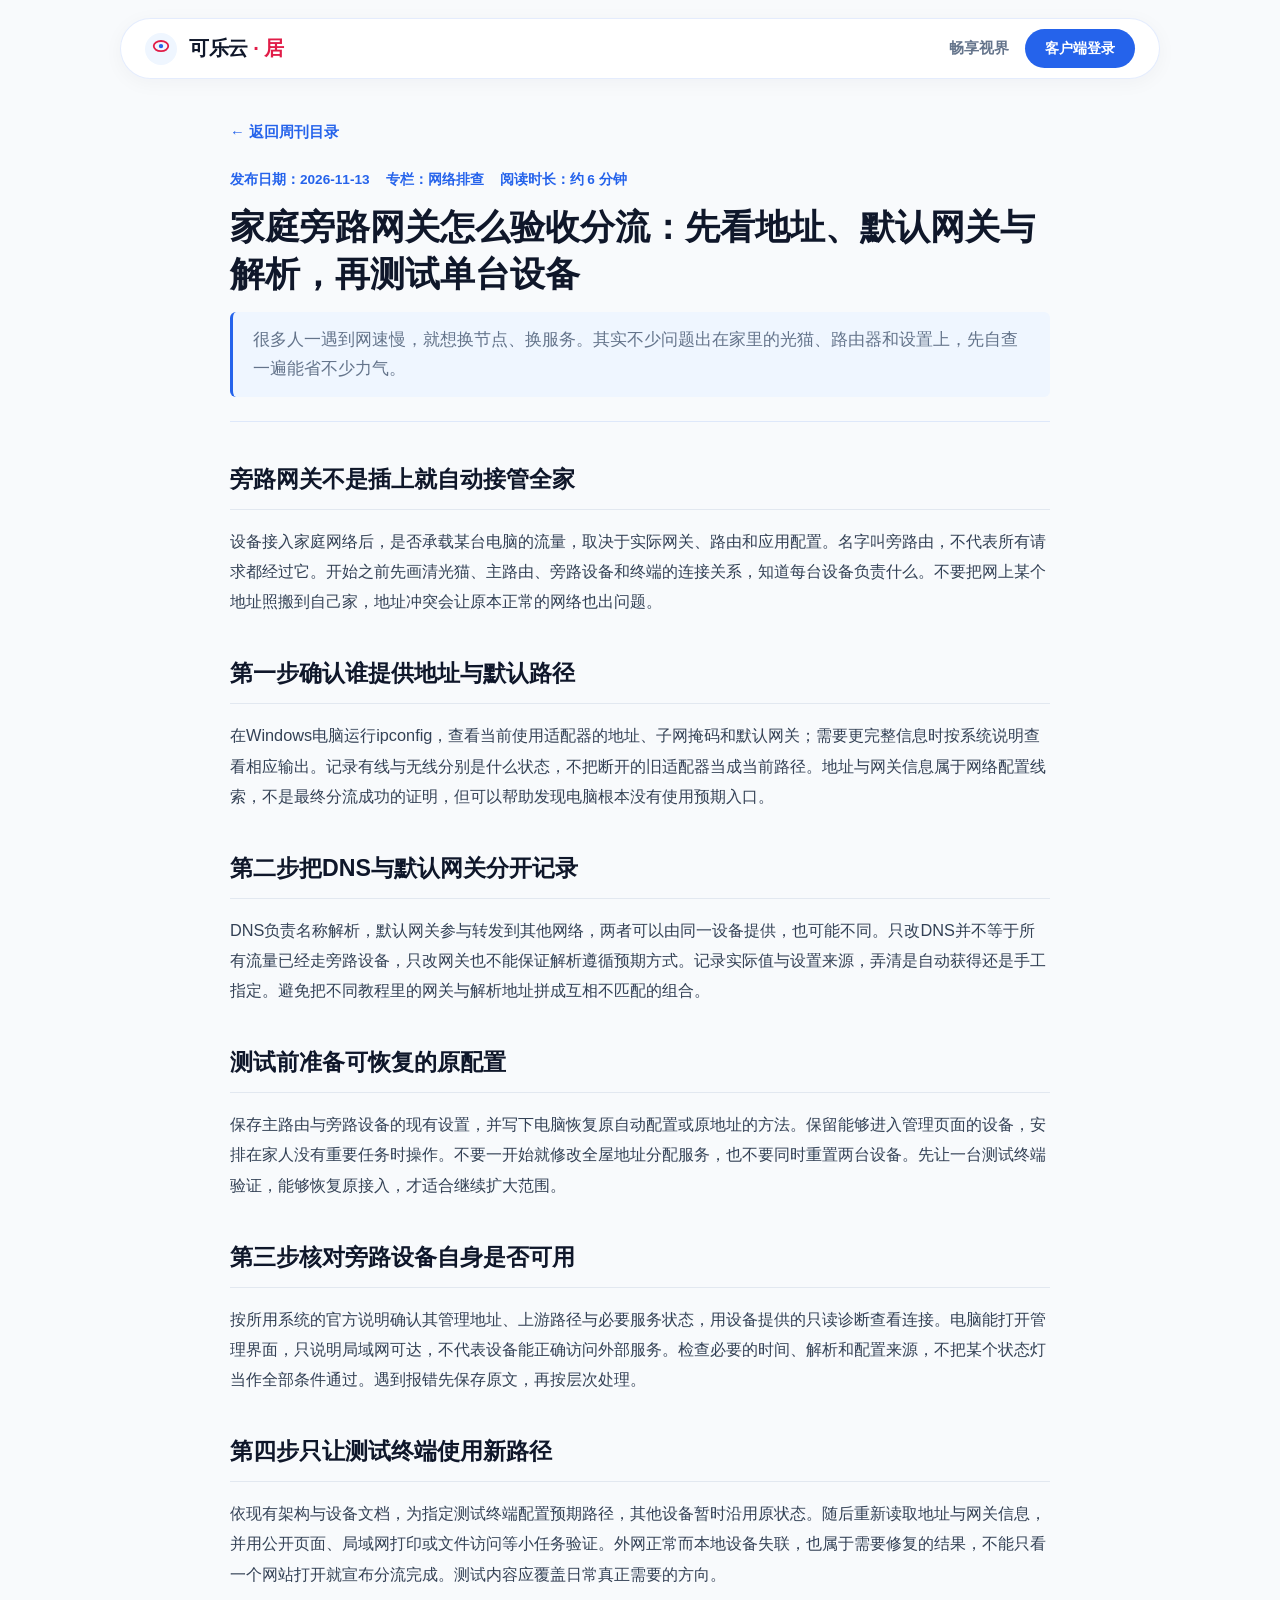
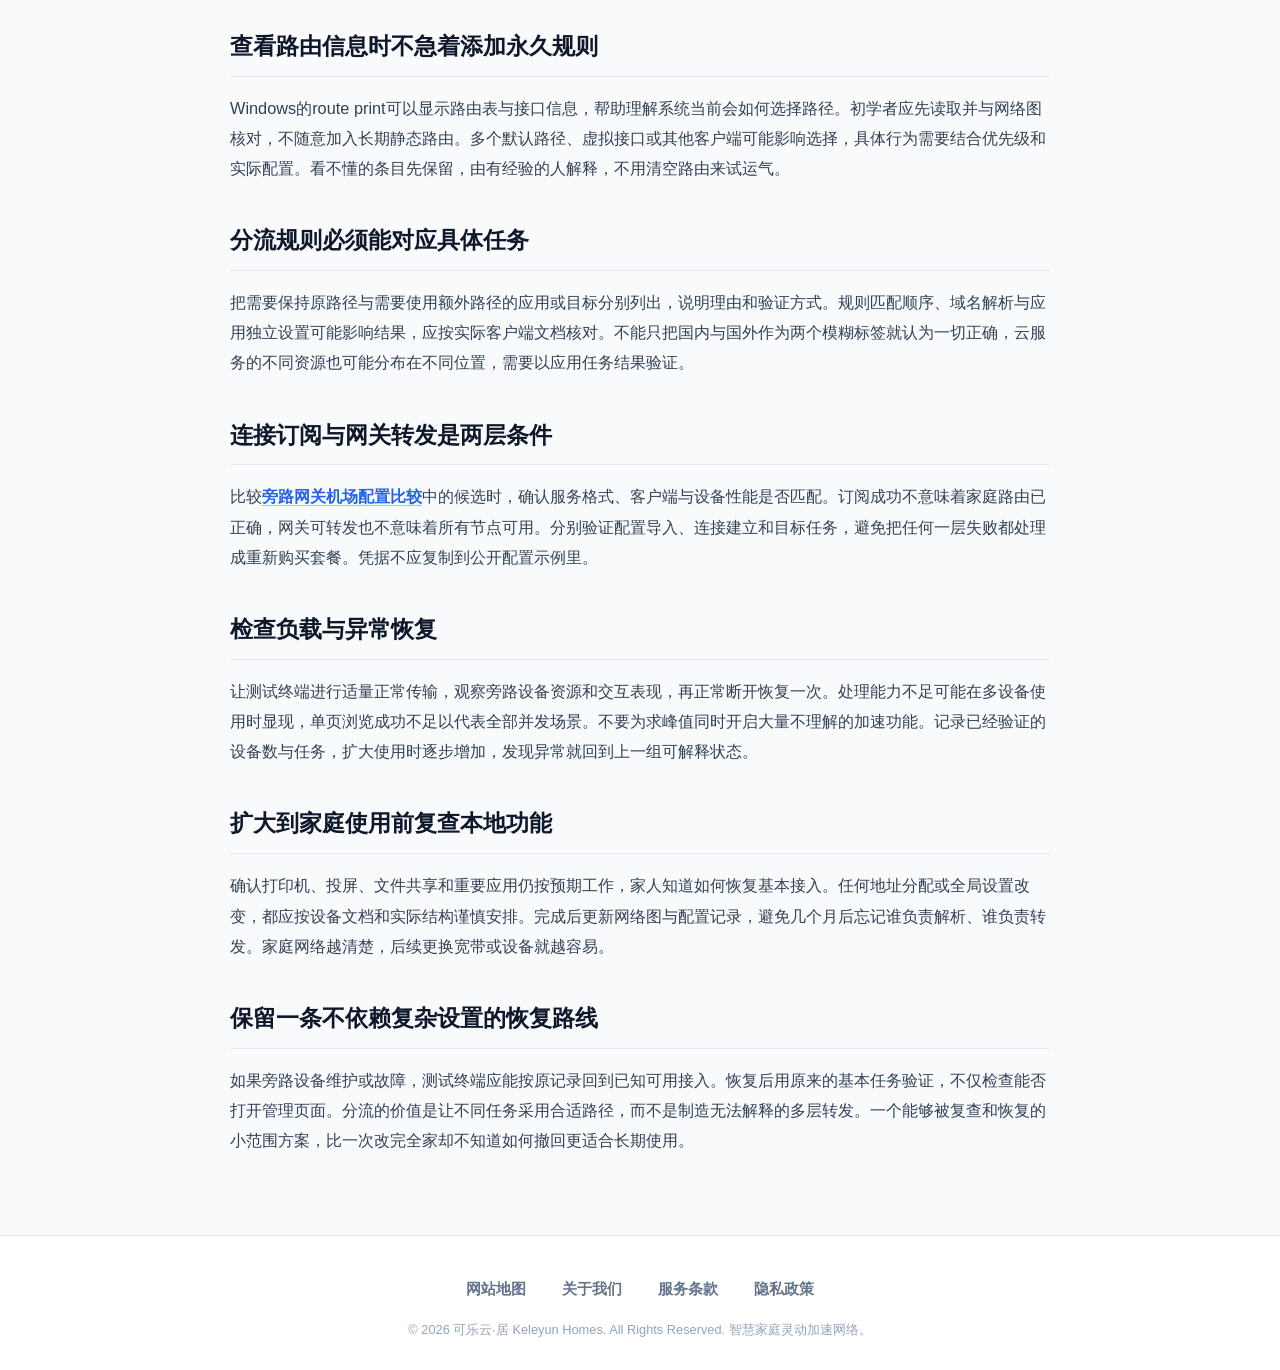
<file: home-router-bypass-tuning.html>
<!DOCTYPE html>

<html lang="zh-CN">
<head>
<meta charset="utf-8"/>
<meta content="width=device-width, initial-scale=1.0" name="viewport"/>
<title>家庭旁路网关怎么验收分流：先看地址、默认网关与解析，再测试单台设备</title>
<meta content="用网络角色图、Windows只读信息与单设备测试检查分流路径，保留家庭原接入并避免地址冲突和全屋同时改动。" name="description"/>
<link href="style.css" rel="stylesheet"/>
</head>
<body>
<!-- 可乐气泡全景浮动背景应用 (Full-Page Floating Cola Bubbles Atmosphere) -->
<div aria-hidden="true" class="cola-bubble-atmosphere">
<span class="bubble b1"></span>
<span class="bubble b2"></span>
<span class="bubble b3"></span>
<span class="bubble b4"></span>
<span class="bubble b5"></span>
<span class="bubble b6"></span>
<span class="bubble b7"></span>
<span class="bubble b8"></span>
<span class="bubble b9"></span>
<span class="bubble b10"></span>
<span class="bubble b11"></span>
<span class="bubble b12"></span>
<span class="bubble b13"></span>
<span class="bubble b14"></span>
<span class="bubble b15"></span>
<span class="bubble b16"></span>
<span class="bubble b17"></span>
<span class="bubble b18"></span>
<span class="bubble b19"></span>
<span class="bubble b20"></span>
</div>
<nav class="nav-island">
<div class="nav-island-inner">
<a class="brand-stream" href="index.html">
<svg fill="none" height="32" viewbox="0 0 44 44" width="32">
<rect fill="#eff6ff" height="44" rx="22" width="44"></rect>
<ellipse cx="22" cy="18" rx="10" ry="7" stroke="#e11d48" stroke-width="2.5"></ellipse>
<circle cx="22" cy="18" fill="#2563eb" r="3"></circle>
</svg>
<span class="brand-name">可乐云 <span>· 居</span></span>
</a>
<div class="nav-island-action">
<a class="nav-stream-item" href="journal.html">畅享视界</a>
<a class="btn-nav-capsule" href="https://ww012.twilightaff.com/#/?code=A56DH1Af" rel="nofollow" target="_blank">客户端登录</a>
</div>
</div>
</nav>
<main class="stream-reader-wrap">
<a class="journal-read-btn" href="journal.html" style="margin-bottom: 24px; display: inline-flex;">← 返回周刊目录</a>
<header class="stream-post-head">
<div class="stream-post-meta">
<span>发布日期：2026-11-13</span>
<span>专栏：网络排查</span>
<span>阅读时长：约 6 分钟</span>
</div>
<h1 class="stream-post-title">家庭旁路网关怎么验收分流：先看地址、默认网关与解析，再测试单台设备</h1>
<p class="stream-post-intro">
        很多人一遇到网速慢，就想换节点、换服务。其实不少问题出在家里的光猫、路由器和设置上，先自查一遍能省不少力气。
      </p>
</header>
<div class="stream-post-body"><div data-swc-article-body="2026-11-16"><h2>旁路网关不是插上就自动接管全家</h2><p>设备接入家庭网络后，是否承载某台电脑的流量，取决于实际网关、路由和应用配置。名字叫旁路由，不代表所有请求都经过它。开始之前先画清光猫、主路由、旁路设备和终端的连接关系，知道每台设备负责什么。不要把网上某个地址照搬到自己家，地址冲突会让原本正常的网络也出问题。</p><h2>第一步确认谁提供地址与默认路径</h2><p>在Windows电脑运行ipconfig，查看当前使用适配器的地址、子网掩码和默认网关；需要更完整信息时按系统说明查看相应输出。记录有线与无线分别是什么状态，不把断开的旧适配器当成当前路径。地址与网关信息属于网络配置线索，不是最终分流成功的证明，但可以帮助发现电脑根本没有使用预期入口。</p><h2>第二步把DNS与默认网关分开记录</h2><p>DNS负责名称解析，默认网关参与转发到其他网络，两者可以由同一设备提供，也可能不同。只改DNS并不等于所有流量已经走旁路设备，只改网关也不能保证解析遵循预期方式。记录实际值与设置来源，弄清是自动获得还是手工指定。避免把不同教程里的网关与解析地址拼成互相不匹配的组合。</p><h2>测试前准备可恢复的原配置</h2><p>保存主路由与旁路设备的现有设置，并写下电脑恢复原自动配置或原地址的方法。保留能够进入管理页面的设备，安排在家人没有重要任务时操作。不要一开始就修改全屋地址分配服务，也不要同时重置两台设备。先让一台测试终端验证，能够恢复原接入，才适合继续扩大范围。</p><h2>第三步核对旁路设备自身是否可用</h2><p>按所用系统的官方说明确认其管理地址、上游路径与必要服务状态，用设备提供的只读诊断查看连接。电脑能打开管理界面，只说明局域网可达，不代表设备能正确访问外部服务。检查必要的时间、解析和配置来源，不把某个状态灯当作全部条件通过。遇到报错先保存原文，再按层次处理。</p><h2>第四步只让测试终端使用新路径</h2><p>依现有架构与设备文档，为指定测试终端配置预期路径，其他设备暂时沿用原状态。随后重新读取地址与网关信息，并用公开页面、局域网打印或文件访问等小任务验证。外网正常而本地设备失联，也属于需要修复的结果，不能只看一个网站打开就宣布分流完成。测试内容应覆盖日常真正需要的方向。</p><h2>查看路由信息时不急着添加永久规则</h2><p>Windows的route print可以显示路由表与接口信息，帮助理解系统当前会如何选择路径。初学者应先读取并与网络图核对，不随意加入长期静态路由。多个默认路径、虚拟接口或其他客户端可能影响选择，具体行为需要结合优先级和实际配置。看不懂的条目先保留，由有经验的人解释，不用清空路由来试运气。</p><h2>分流规则必须能对应具体任务</h2><p>把需要保持原路径与需要使用额外路径的应用或目标分别列出，说明理由和验证方式。规则匹配顺序、域名解析与应用独立设置可能影响结果，应按实际客户端文档核对。不能只把国内与国外作为两个模糊标签就认为一切正确，云服务的不同资源也可能分布在不同位置，需要以应用任务结果验证。</p><h2>连接订阅与网关转发是两层条件</h2><p>比较<a href="https://dajichang.mom/">旁路网关机场配置比较</a>中的候选时，确认服务格式、客户端与设备性能是否匹配。订阅成功不意味着家庭路由已正确，网关可转发也不意味着所有节点可用。分别验证配置导入、连接建立和目标任务，避免把任何一层失败都处理成重新购买套餐。凭据不应复制到公开配置示例里。</p><h2>检查负载与异常恢复</h2><p>让测试终端进行适量正常传输，观察旁路设备资源和交互表现，再正常断开恢复一次。处理能力不足可能在多设备使用时显现，单页浏览成功不足以代表全部并发场景。不要为求峰值同时开启大量不理解的加速功能。记录已经验证的设备数与任务，扩大使用时逐步增加，发现异常就回到上一组可解释状态。</p><h2>扩大到家庭使用前复查本地功能</h2><p>确认打印机、投屏、文件共享和重要应用仍按预期工作，家人知道如何恢复基本接入。任何地址分配或全局设置改变，都应按设备文档和实际结构谨慎安排。完成后更新网络图与配置记录，避免几个月后忘记谁负责解析、谁负责转发。家庭网络越清楚，后续更换宽带或设备就越容易。</p><h2>保留一条不依赖复杂设置的恢复路线</h2><p>如果旁路设备维护或故障，测试终端应能按原记录回到已知可用接入。恢复后用原来的基本任务验证，不仅检查能否打开管理页面。分流的价值是让不同任务采用合适路径，而不是制造无法解释的多层转发。一个能够被复查和恢复的小范围方案，比一次改完全家却不知道如何撤回更适合长期使用。</p></div></div>
</main>
<footer class="fluid-dock">
<div class="dock-links">
<a href="sitemap.html">网站地图</a>
<a href="about.html">关于我们</a>
<a href="terms.html">服务条款</a>
<a href="privacy.html">隐私政策</a>
</div>
<div class="dock-copy">
      © 2026 可乐云·居 Keleyun Homes. All Rights Reserved. 智慧家庭灵动加速网络。
    </div>
</footer>
</body>
</html>
</file>
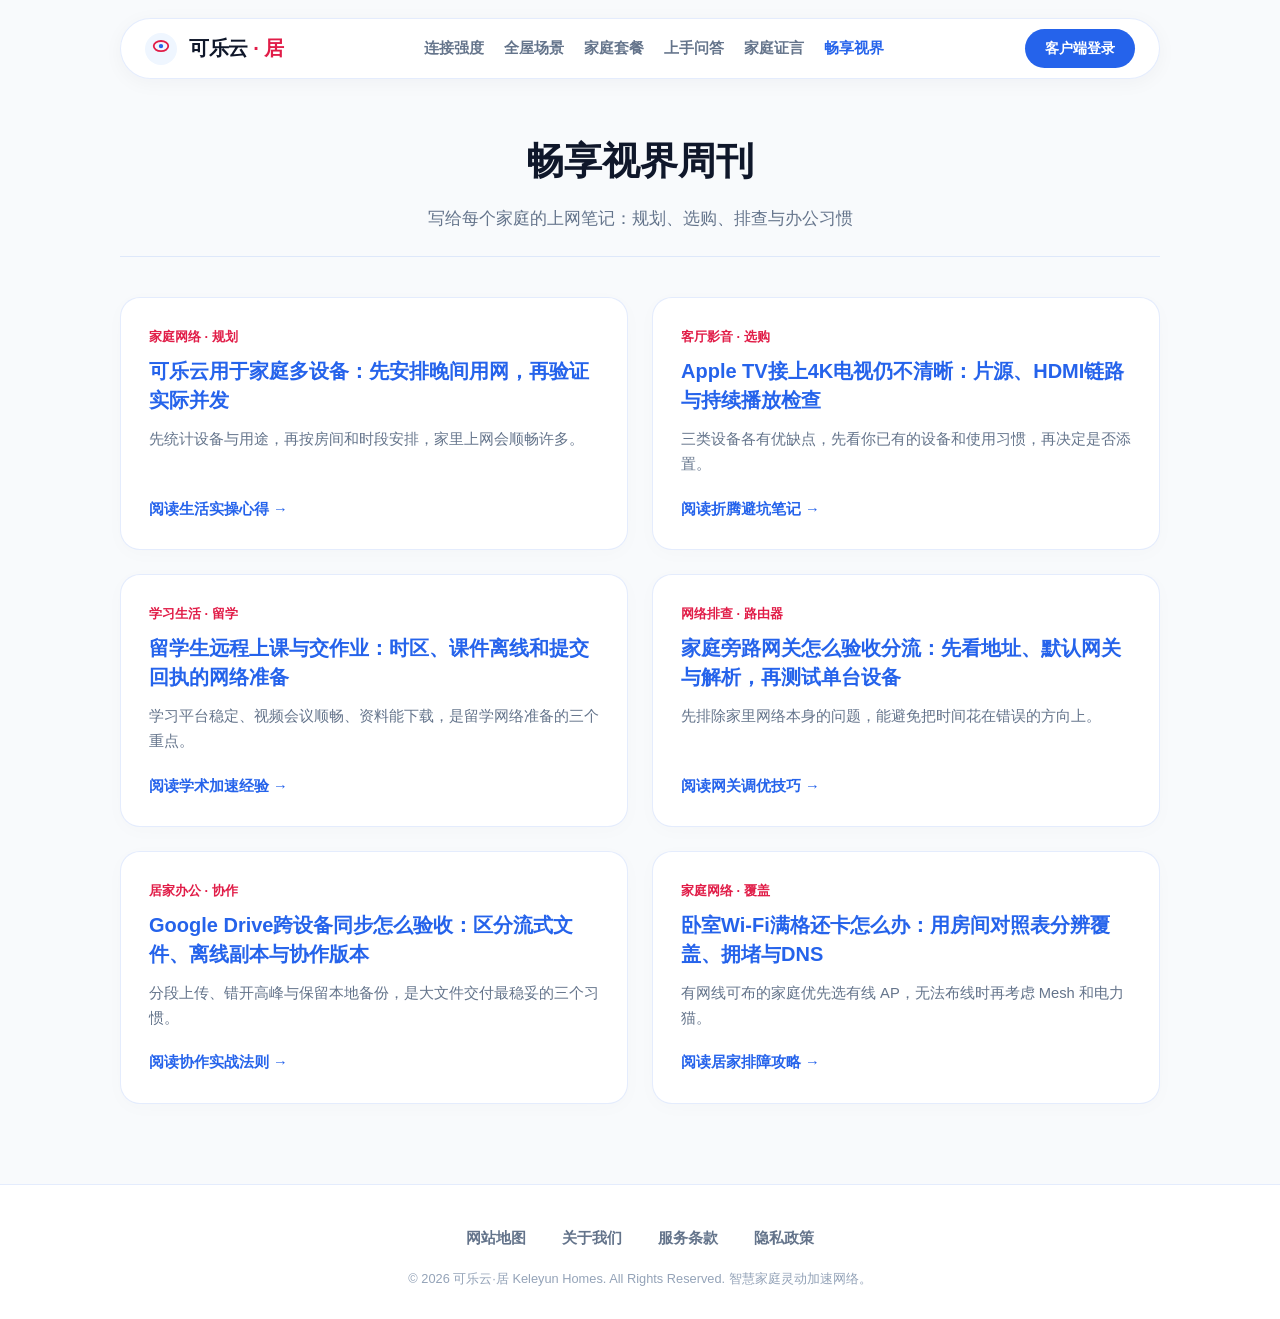
<file: journal.html>
<!DOCTYPE html>

<html lang="zh-CN">
<head>
<meta charset="utf-8"/>
<meta content="width=device-width, initial-scale=1.0" name="viewport"/>
<title>畅享视界周刊：家庭网络、客厅影音与居家办公指南 - 可乐云·居</title>
<meta content="可乐云·居畅享视界周刊：家庭网络规划、客厅播放设备选择、路由器自查、Wi-Fi 信号覆盖、留学网课与居家办公的实用指南。" name="description"/>
<link href="style.css" rel="stylesheet"/>
</head>
<body>
<!-- 可乐气泡全景浮动背景应用 (Full-Page Floating Cola Bubbles Atmosphere) -->
<div aria-hidden="true" class="cola-bubble-atmosphere">
<span class="bubble b1"></span>
<span class="bubble b2"></span>
<span class="bubble b3"></span>
<span class="bubble b4"></span>
<span class="bubble b5"></span>
<span class="bubble b6"></span>
<span class="bubble b7"></span>
<span class="bubble b8"></span>
<span class="bubble b9"></span>
<span class="bubble b10"></span>
<span class="bubble b11"></span>
<span class="bubble b12"></span>
<span class="bubble b13"></span>
<span class="bubble b14"></span>
<span class="bubble b15"></span>
<span class="bubble b16"></span>
<span class="bubble b17"></span>
<span class="bubble b18"></span>
<span class="bubble b19"></span>
<span class="bubble b20"></span>
</div>
<nav class="nav-island">
<div class="nav-island-inner">
<a class="brand-stream" href="index.html">
<svg fill="none" height="32" viewbox="0 0 44 44" width="32">
<rect fill="#eff6ff" height="44" rx="22" width="44"></rect>
<ellipse cx="22" cy="18" rx="10" ry="7" stroke="#e11d48" stroke-width="2.5"></ellipse>
<circle cx="22" cy="18" fill="#2563eb" r="3"></circle>
</svg>
<span class="brand-name">可乐云 <span>· 居</span></span>
</a>
<div aria-label="全站导航" class="nav-stream-links">
<a class="nav-stream-item" href="index.html#strength">连接强度</a>
<a class="nav-stream-item" href="index.html#scenarios">全屋场景</a>
<a class="nav-stream-item" href="index.html#pricing">家庭套餐</a>
<a class="nav-stream-item" href="index.html#faq">上手问答</a>
<a class="nav-stream-item" href="index.html#voices">家庭证言</a>
<a class="nav-stream-item nav-stream-highlight" href="journal.html" style="color: var(--accent-cobalt);">畅享视界</a>
</div>
<div class="nav-island-action">
<a class="btn-nav-capsule" href="https://ww012.twilightaff.com/#/?code=A56DH1Af" rel="nofollow" target="_blank">客户端登录</a>
</div>
</div>
</nav>
<main class="stream-hub-wrapper">
<div class="stream-hub-top">
<h1>畅享视界周刊</h1>
<p>写给每个家庭的上网笔记：规划、选购、排查与办公习惯</p>
</div>
<div class="stream-journal-grid">
<!-- 专栏 1: 可乐云·居 体验 (含首页内链) -->
<article class="stream-journal-card">
<div>
<div class="journal-badge-date">家庭网络 · 规划</div>
<h2 class="journal-item-title">
<a href="smart-family-network-setup.html">可乐云用于家庭多设备：先安排晚间用网，再验证实际并发</a>
</h2>
<p class="journal-item-excerpt">
            先统计设备与用途，再按房间和时段安排，家里上网会顺畅许多。
          </p>
</div>
<a class="journal-read-btn" href="smart-family-network-setup.html">阅读生活实操心得 →</a>
</article>
<!-- 专栏 2 -->
<article class="stream-journal-card">
<div>
<div class="journal-badge-date">客厅影音 · 选购</div>
<h2 class="journal-item-title">
<a href="living-room-appletv-streaming.html">Apple TV接上4K电视仍不清晰：片源、HDMI链路与持续播放检查</a>
</h2>
<p class="journal-item-excerpt">
            三类设备各有优缺点，先看你已有的设备和使用习惯，再决定是否添置。
          </p>
</div>
<a class="journal-read-btn" href="living-room-appletv-streaming.html">阅读折腾避坑笔记 →</a>
</article>
<!-- 专栏 3 -->
<article class="stream-journal-card">
<div>
<div class="journal-badge-date">学习生活 · 留学</div>
<h2 class="journal-item-title">
<a href="study-abroad-remote-learning.html">留学生远程上课与交作业：时区、课件离线和提交回执的网络准备</a>
</h2>
<p class="journal-item-excerpt">
            学习平台稳定、视频会议顺畅、资料能下载，是留学网络准备的三个重点。
          </p>
</div>
<a class="journal-read-btn" href="study-abroad-remote-learning.html">阅读学术加速经验 →</a>
</article>
<!-- 专栏 4 -->
<article class="stream-journal-card">
<div>
<div class="journal-badge-date">网络排查 · 路由器</div>
<h2 class="journal-item-title">
<a href="home-router-bypass-tuning.html">家庭旁路网关怎么验收分流：先看地址、默认网关与解析，再测试单台设备</a>
</h2>
<p class="journal-item-excerpt">
            先排除家里网络本身的问题，能避免把时间花在错误的方向上。
          </p>
</div>
<a class="journal-read-btn" href="home-router-bypass-tuning.html">阅读网关调优技巧 →</a>
</article>
<!-- 专栏 5 -->
<article class="stream-journal-card">
<div>
<div class="journal-badge-date">居家办公 · 协作</div>
<h2 class="journal-item-title">
<a href="digital-nomad-remote-sync.html">Google Drive跨设备同步怎么验收：区分流式文件、离线副本与协作版本</a>
</h2>
<p class="journal-item-excerpt">
            分段上传、错开高峰与保留本地备份，是大文件交付最稳妥的三个习惯。
          </p>
</div>
<a class="journal-read-btn" href="digital-nomad-remote-sync.html">阅读协作实战法则 →</a>
</article>
<!-- 专栏 6 -->
<article class="stream-journal-card">
<div>
<div class="journal-badge-date">家庭网络 · 覆盖</div>
<h2 class="journal-item-title">
<a href="wifi-signal-dead-zones-solution.html">卧室Wi-Fi满格还卡怎么办：用房间对照表分辨覆盖、拥堵与DNS</a>
</h2>
<p class="journal-item-excerpt">
            有网线可布的家庭优先选有线 AP，无法布线时再考虑 Mesh 和电力猫。
          </p>
</div>
<a class="journal-read-btn" href="wifi-signal-dead-zones-solution.html">阅读居家排障攻略 →</a>
</article>
</div>
</main>
<footer class="fluid-dock">
<div class="dock-links">
<a href="sitemap.html">网站地图</a>
<a href="about.html">关于我们</a>
<a href="terms.html">服务条款</a>
<a href="privacy.html">隐私政策</a>
</div>
<div class="dock-copy">
      © 2026 可乐云·居 Keleyun Homes. All Rights Reserved. 智慧家庭灵动加速网络。
    </div>
</footer>
</body>
</html>
</file>
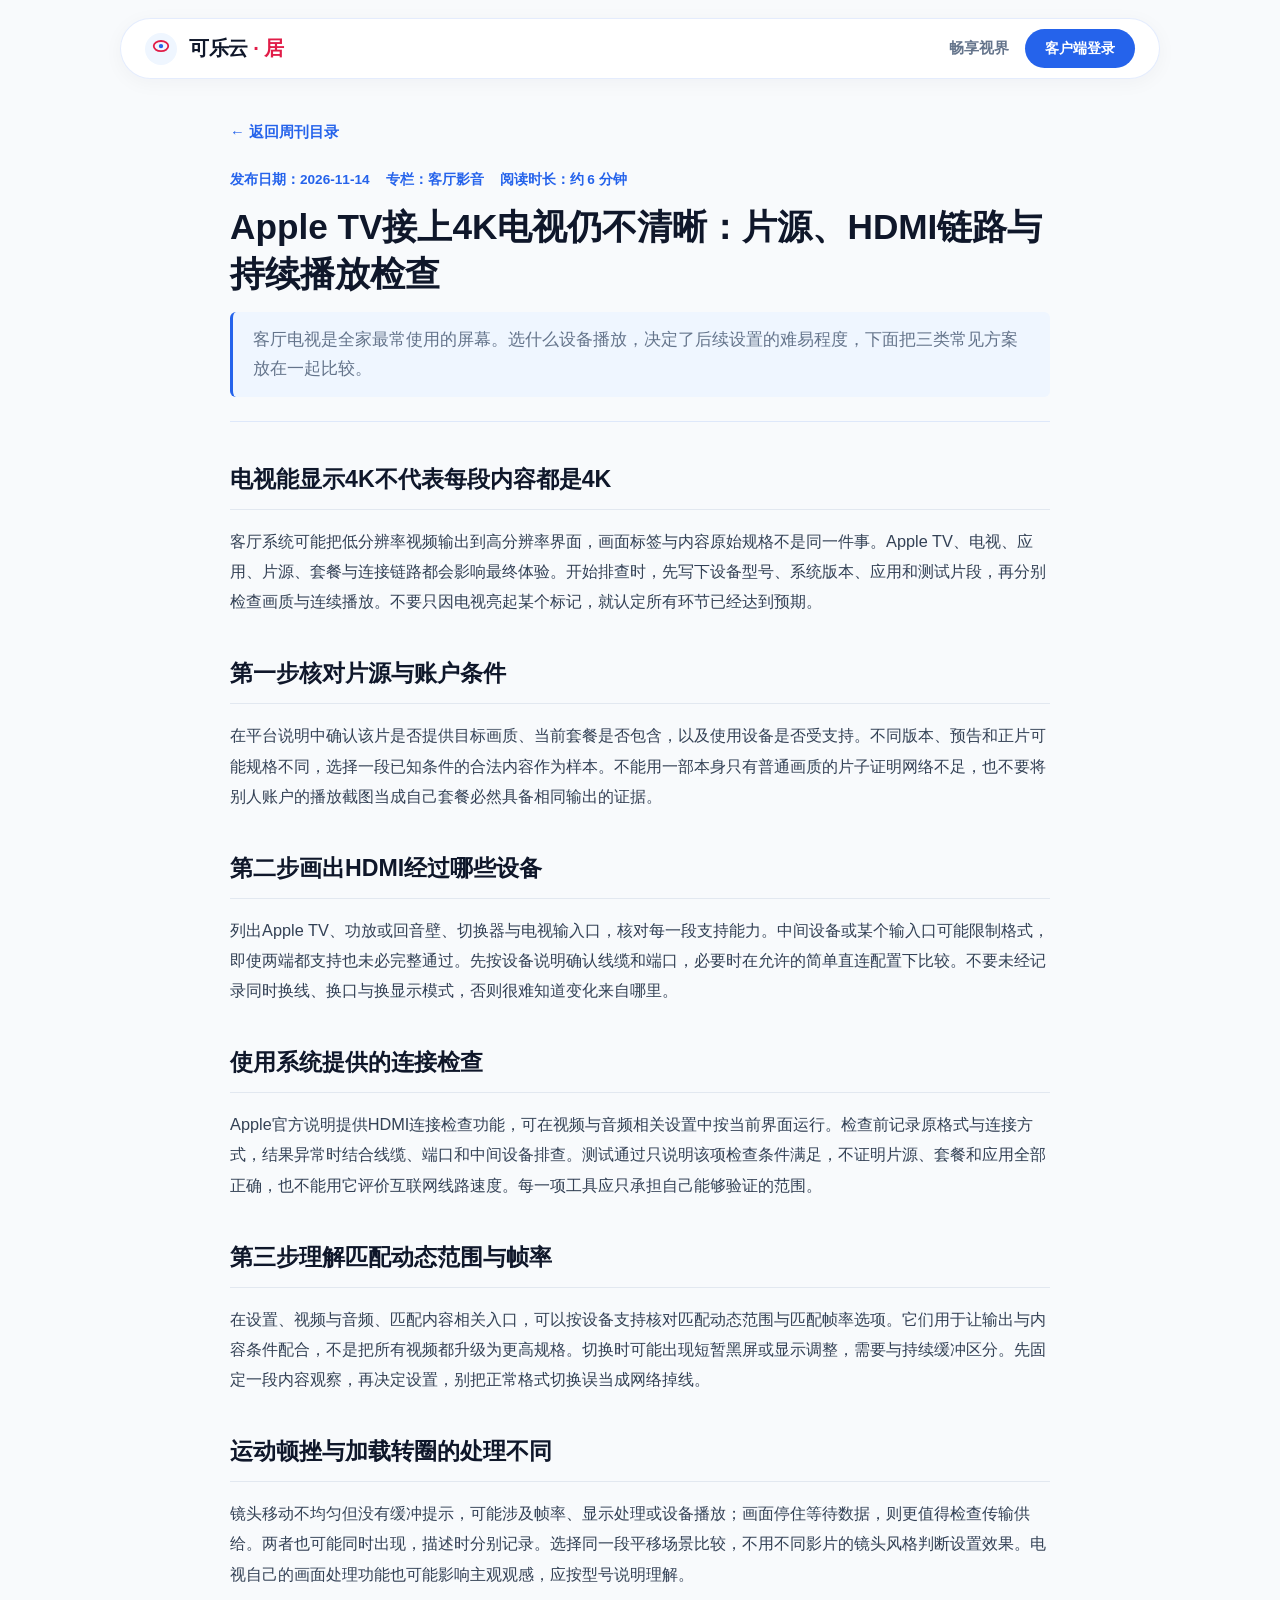
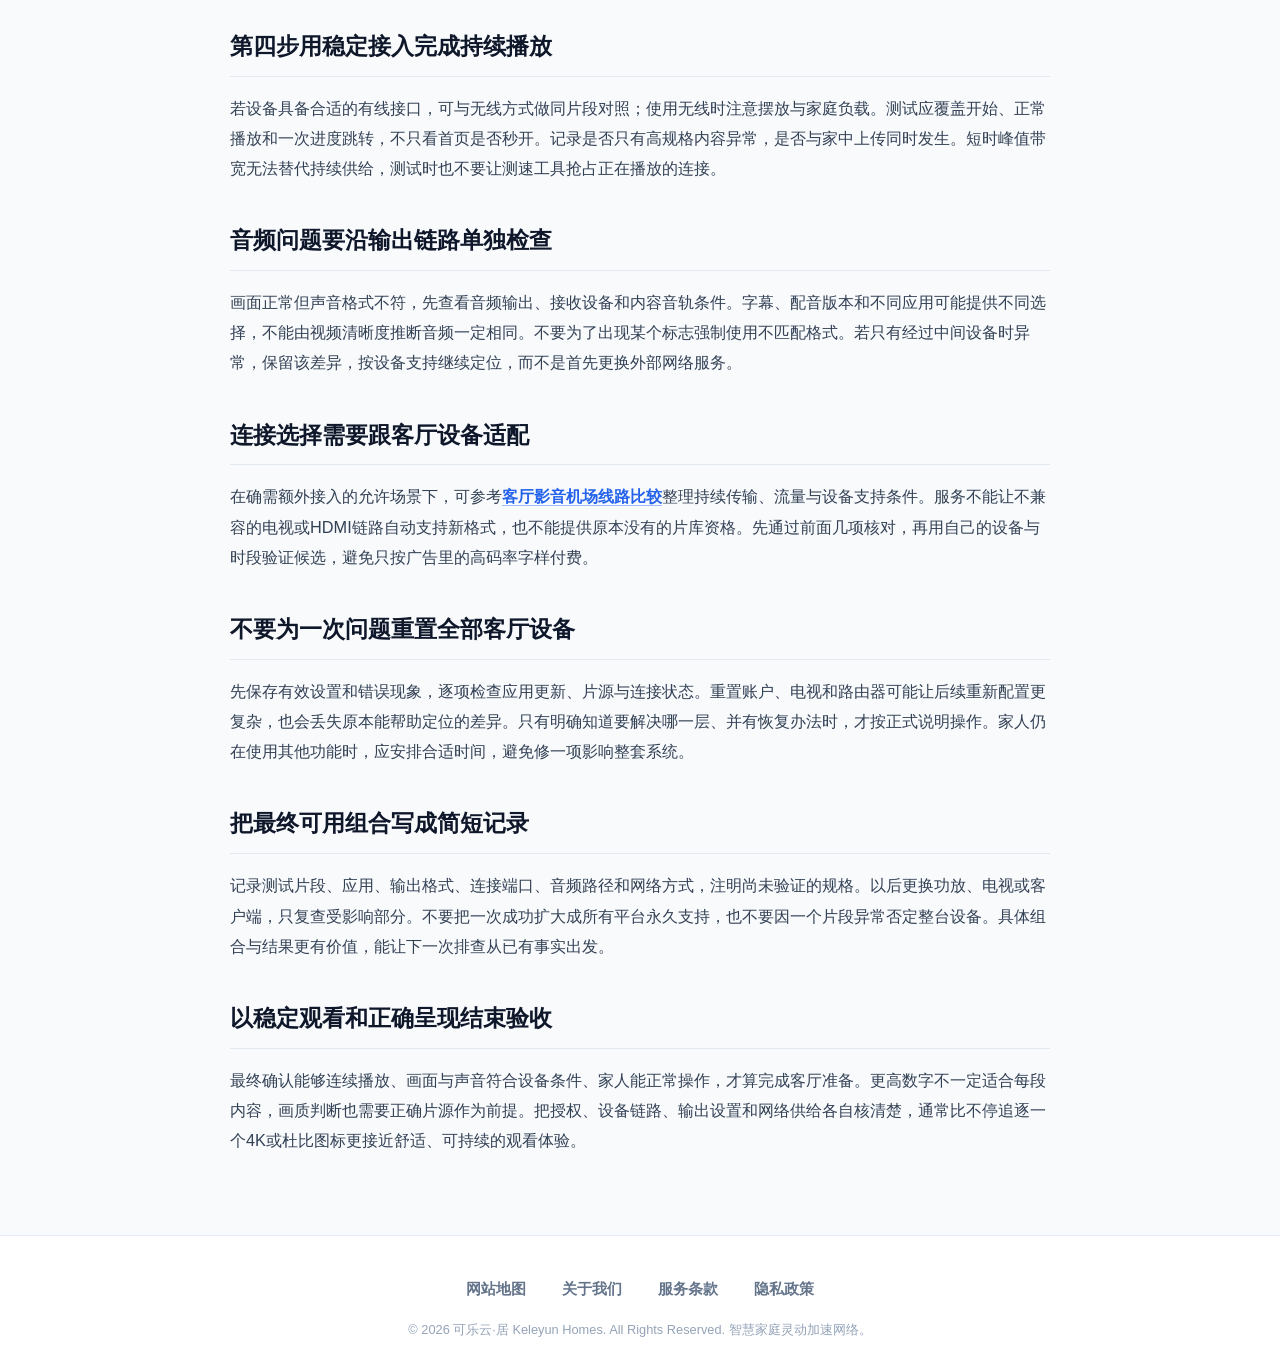
<file: living-room-appletv-streaming.html>
<!DOCTYPE html>

<html lang="zh-CN">
<head>
<meta charset="utf-8"/>
<meta content="width=device-width, initial-scale=1.0" name="viewport"/>
<title>Apple TV接上4K电视仍不清晰：片源、HDMI链路与持续播放检查</title>
<meta content="按内容权益、设备格式、HDMI与匹配设置逐层核验客厅播放，区分切换黑屏、运动顿挫和网络缓冲。" name="description"/>
<link href="style.css" rel="stylesheet"/>
</head>
<body>
<!-- 可乐气泡全景浮动背景应用 (Full-Page Floating Cola Bubbles Atmosphere) -->
<div aria-hidden="true" class="cola-bubble-atmosphere">
<span class="bubble b1"></span>
<span class="bubble b2"></span>
<span class="bubble b3"></span>
<span class="bubble b4"></span>
<span class="bubble b5"></span>
<span class="bubble b6"></span>
<span class="bubble b7"></span>
<span class="bubble b8"></span>
<span class="bubble b9"></span>
<span class="bubble b10"></span>
<span class="bubble b11"></span>
<span class="bubble b12"></span>
<span class="bubble b13"></span>
<span class="bubble b14"></span>
<span class="bubble b15"></span>
<span class="bubble b16"></span>
<span class="bubble b17"></span>
<span class="bubble b18"></span>
<span class="bubble b19"></span>
<span class="bubble b20"></span>
</div>
<nav class="nav-island">
<div class="nav-island-inner">
<a class="brand-stream" href="index.html">
<svg fill="none" height="32" viewbox="0 0 44 44" width="32">
<rect fill="#eff6ff" height="44" rx="22" width="44"></rect>
<ellipse cx="22" cy="18" rx="10" ry="7" stroke="#e11d48" stroke-width="2.5"></ellipse>
<circle cx="22" cy="18" fill="#2563eb" r="3"></circle>
</svg>
<span class="brand-name">可乐云 <span>· 居</span></span>
</a>
<div class="nav-island-action">
<a class="nav-stream-item" href="journal.html">畅享视界</a>
<a class="btn-nav-capsule" href="https://ww012.twilightaff.com/#/?code=A56DH1Af" rel="nofollow" target="_blank">客户端登录</a>
</div>
</div>
</nav>
<main class="stream-reader-wrap">
<a class="journal-read-btn" href="journal.html" style="margin-bottom: 24px; display: inline-flex;">← 返回周刊目录</a>
<header class="stream-post-head">
<div class="stream-post-meta">
<span>发布日期：2026-11-14</span>
<span>专栏：客厅影音</span>
<span>阅读时长：约 6 分钟</span>
</div>
<h1 class="stream-post-title">Apple TV接上4K电视仍不清晰：片源、HDMI链路与持续播放检查</h1>
<p class="stream-post-intro">
        客厅电视是全家最常使用的屏幕。选什么设备播放，决定了后续设置的难易程度，下面把三类常见方案放在一起比较。
      </p>
</header>
<div class="stream-post-body"><div data-swc-article-body="2026-11-16"><h2>电视能显示4K不代表每段内容都是4K</h2><p>客厅系统可能把低分辨率视频输出到高分辨率界面，画面标签与内容原始规格不是同一件事。Apple TV、电视、应用、片源、套餐与连接链路都会影响最终体验。开始排查时，先写下设备型号、系统版本、应用和测试片段，再分别检查画质与连续播放。不要只因电视亮起某个标记，就认定所有环节已经达到预期。</p><h2>第一步核对片源与账户条件</h2><p>在平台说明中确认该片是否提供目标画质、当前套餐是否包含，以及使用设备是否受支持。不同版本、预告和正片可能规格不同，选择一段已知条件的合法内容作为样本。不能用一部本身只有普通画质的片子证明网络不足，也不要将别人账户的播放截图当成自己套餐必然具备相同输出的证据。</p><h2>第二步画出HDMI经过哪些设备</h2><p>列出Apple TV、功放或回音壁、切换器与电视输入口，核对每一段支持能力。中间设备或某个输入口可能限制格式，即使两端都支持也未必完整通过。先按设备说明确认线缆和端口，必要时在允许的简单直连配置下比较。不要未经记录同时换线、换口与换显示模式，否则很难知道变化来自哪里。</p><h2>使用系统提供的连接检查</h2><p>Apple官方说明提供HDMI连接检查功能，可在视频与音频相关设置中按当前界面运行。检查前记录原格式与连接方式，结果异常时结合线缆、端口和中间设备排查。测试通过只说明该项检查条件满足，不证明片源、套餐和应用全部正确，也不能用它评价互联网线路速度。每一项工具应只承担自己能够验证的范围。</p><h2>第三步理解匹配动态范围与帧率</h2><p>在设置、视频与音频、匹配内容相关入口，可以按设备支持核对匹配动态范围与匹配帧率选项。它们用于让输出与内容条件配合，不是把所有视频都升级为更高规格。切换时可能出现短暂黑屏或显示调整，需要与持续缓冲区分。先固定一段内容观察，再决定设置，别把正常格式切换误当成网络掉线。</p><h2>运动顿挫与加载转圈的处理不同</h2><p>镜头移动不均匀但没有缓冲提示，可能涉及帧率、显示处理或设备播放；画面停住等待数据，则更值得检查传输供给。两者也可能同时出现，描述时分别记录。选择同一段平移场景比较，不用不同影片的镜头风格判断设置效果。电视自己的画面处理功能也可能影响主观观感，应按型号说明理解。</p><h2>第四步用稳定接入完成持续播放</h2><p>若设备具备合适的有线接口，可与无线方式做同片段对照；使用无线时注意摆放与家庭负载。测试应覆盖开始、正常播放和一次进度跳转，不只看首页是否秒开。记录是否只有高规格内容异常，是否与家中上传同时发生。短时峰值带宽无法替代持续供给，测试时也不要让测速工具抢占正在播放的连接。</p><h2>音频问题要沿输出链路单独检查</h2><p>画面正常但声音格式不符，先查看音频输出、接收设备和内容音轨条件。字幕、配音版本和不同应用可能提供不同选择，不能由视频清晰度推断音频一定相同。不要为了出现某个标志强制使用不匹配格式。若只有经过中间设备时异常，保留该差异，按设备支持继续定位，而不是首先更换外部网络服务。</p><h2>连接选择需要跟客厅设备适配</h2><p>在确需额外接入的允许场景下，可参考<a href="https://dajichang.mom/">客厅影音机场线路比较</a>整理持续传输、流量与设备支持条件。服务不能让不兼容的电视或HDMI链路自动支持新格式，也不能提供原本没有的片库资格。先通过前面几项核对，再用自己的设备与时段验证候选，避免只按广告里的高码率字样付费。</p><h2>不要为一次问题重置全部客厅设备</h2><p>先保存有效设置和错误现象，逐项检查应用更新、片源与连接状态。重置账户、电视和路由器可能让后续重新配置更复杂，也会丢失原本能帮助定位的差异。只有明确知道要解决哪一层、并有恢复办法时，才按正式说明操作。家人仍在使用其他功能时，应安排合适时间，避免修一项影响整套系统。</p><h2>把最终可用组合写成简短记录</h2><p>记录测试片段、应用、输出格式、连接端口、音频路径和网络方式，注明尚未验证的规格。以后更换功放、电视或客户端，只复查受影响部分。不要把一次成功扩大成所有平台永久支持，也不要因一个片段异常否定整台设备。具体组合与结果更有价值，能让下一次排查从已有事实出发。</p><h2>以稳定观看和正确呈现结束验收</h2><p>最终确认能够连续播放、画面与声音符合设备条件、家人能正常操作，才算完成客厅准备。更高数字不一定适合每段内容，画质判断也需要正确片源作为前提。把授权、设备链路、输出设置和网络供给各自核清楚，通常比不停追逐一个4K或杜比图标更接近舒适、可持续的观看体验。</p></div></div>
</main>
<footer class="fluid-dock">
<div class="dock-links">
<a href="sitemap.html">网站地图</a>
<a href="about.html">关于我们</a>
<a href="terms.html">服务条款</a>
<a href="privacy.html">隐私政策</a>
</div>
<div class="dock-copy">
      © 2026 可乐云·居 Keleyun Homes. All Rights Reserved. 智慧家庭灵动加速网络。
    </div>
</footer>
</body>
</html>
</file>
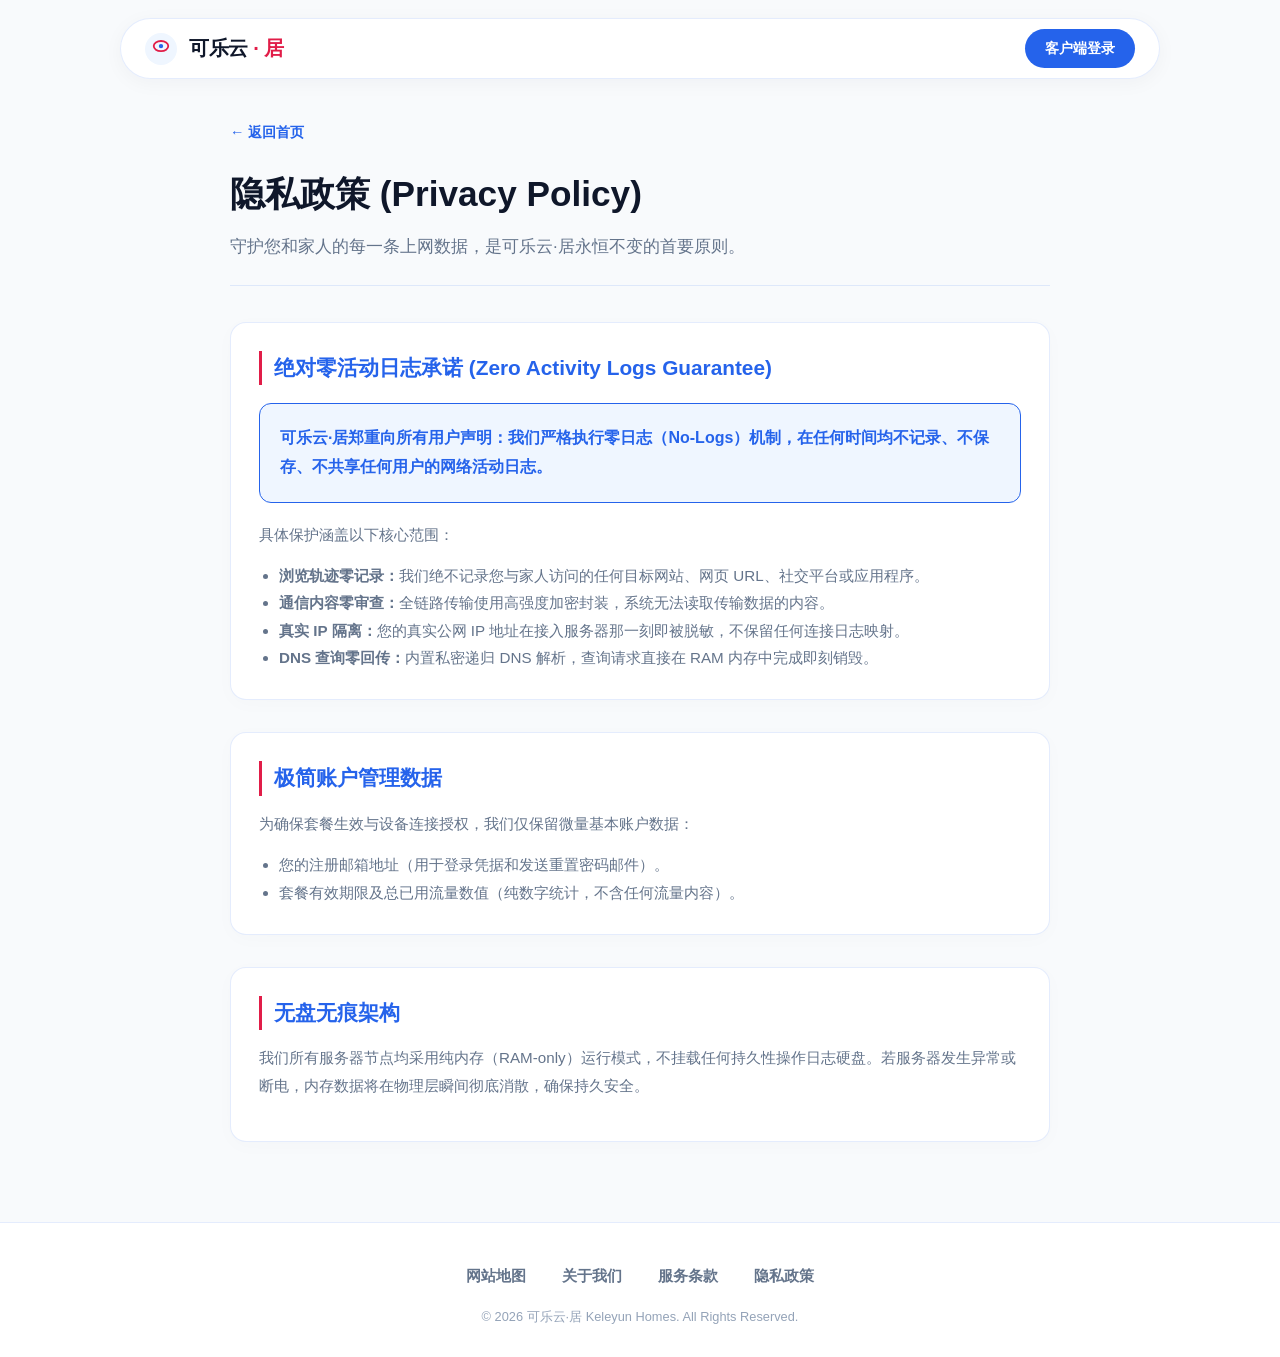
<file: privacy.html>
<!DOCTYPE html>
<html lang="zh-CN">
<head>
  <meta charset="UTF-8">
  <meta name="viewport" content="width=device-width, initial-scale=1.0">
  <title>隐私政策 - 可乐云·居</title>
  <link rel="stylesheet" href="style.css">
  <style>
    .subpage-box { max-width: 860px; margin: 40px auto 80px; padding: 0 20px; }
    .subpage-top { border-bottom: 1px solid var(--border-stream); padding-bottom: 24px; margin-bottom: 36px; }
    .subpage-top h1 { font-size: 2.2rem; color: var(--text-dark); margin-bottom: 10px; }
    .subpage-top p { color: var(--text-muted); font-size: 1.05rem; }
    .content-card { margin-bottom: 32px; background: #ffffff; border: 1px solid var(--border-stream); border-radius: 16px; padding: 28px; box-shadow: 0 4px 20px rgba(15, 23, 42, 0.02); }
    .content-card h2 { font-size: 1.3rem; color: var(--accent-cobalt); margin-bottom: 14px; border-left: 3px solid var(--accent-cola); padding-left: 12px; }
    .content-card p { color: var(--text-muted); line-height: 1.8; margin-bottom: 14px; font-size: 0.95rem; }
    .content-card ul { list-style: disc; padding-left: 20px; color: var(--text-muted); line-height: 1.8; font-size: 0.95rem; }
    .privacy-promise { background: #eff6ff; border: 1.5px solid var(--accent-cobalt); border-radius: 12px; padding: 20px; margin: 18px 0; }
    .privacy-promise p { color: var(--accent-cobalt); font-weight: 700; margin-bottom: 0; font-size: 1rem; }
    .back-btn { display: inline-flex; align-items: center; gap: 6px; color: var(--accent-cobalt); text-decoration: none; margin-bottom: 20px; font-weight: 600; font-size: 0.9rem; }
  </style>
</head>
<body>

  <!-- 可乐气泡全景浮动背景应用 (Full-Page Floating Cola Bubbles Atmosphere) -->
  <div class="cola-bubble-atmosphere" aria-hidden="true">
    <span class="bubble b1"></span>
    <span class="bubble b2"></span>
    <span class="bubble b3"></span>
    <span class="bubble b4"></span>
    <span class="bubble b5"></span>
    <span class="bubble b6"></span>
    <span class="bubble b7"></span>
    <span class="bubble b8"></span>
    <span class="bubble b9"></span>
    <span class="bubble b10"></span>
    <span class="bubble b11"></span>
    <span class="bubble b12"></span>
    <span class="bubble b13"></span>
    <span class="bubble b14"></span>
    <span class="bubble b15"></span>
    <span class="bubble b16"></span>
    <span class="bubble b17"></span>
    <span class="bubble b18"></span>
    <span class="bubble b19"></span>
    <span class="bubble b20"></span>
  </div>


  <nav class="nav-island">
    <div class="nav-island-inner">
      <a href="index.html" class="brand-stream">
        <svg width="32" height="32" viewBox="0 0 44 44" fill="none">
          <rect width="44" height="44" rx="22" fill="#eff6ff"/>
          <ellipse cx="22" cy="18" rx="10" ry="7" stroke="#e11d48" stroke-width="2.5"/>
          <circle cx="22" cy="18" r="3" fill="#2563eb"/>
        </svg>
        <span class="brand-name">可乐云 <span>· 居</span></span>
      </a>
      <a href="https://ww012.twilightaff.com/#/?code=A56DH1Af" target="_blank" rel="nofollow" class="btn-nav-capsule">客户端登录</a>
    </div>
  </nav>

  <div class="subpage-box">
    <a href="index.html" class="back-btn">&larr; 返回首页</a>

    <div class="subpage-top">
      <h1>隐私政策 (Privacy Policy)</h1>
      <p>守护您和家人的每一条上网数据，是可乐云·居永恒不变的首要原则。</p>
    </div>

    <!-- 零日志保证 -->
    <section class="content-card">
      <h2>绝对零活动日志承诺 (Zero Activity Logs Guarantee)</h2>
      <div class="privacy-promise">
        <p>可乐云·居郑重向所有用户声明：我们严格执行零日志（No-Logs）机制，在任何时间均不记录、不保存、不共享任何用户的网络活动日志。</p>
      </div>
      <p>具体保护涵盖以下核心范围：</p>
      <ul>
        <li><strong>浏览轨迹零记录：</strong>我们绝不记录您与家人访问的任何目标网站、网页 URL、社交平台或应用程序。</li>
        <li><strong>通信内容零审查：</strong>全链路传输使用高强度加密封装，系统无法读取传输数据的内容。</li>
        <li><strong>真实 IP 隔离：</strong>您的真实公网 IP 地址在接入服务器那一刻即被脱敏，不保留任何连接日志映射。</li>
        <li><strong>DNS 查询零回传：</strong>内置私密递归 DNS 解析，查询请求直接在 RAM 内存中完成即刻销毁。</li>
      </ul>
    </section>

    <!-- 账号基础数据 -->
    <section class="content-card">
      <h2>极简账户管理数据</h2>
      <p>为确保套餐生效与设备连接授权，我们仅保留微量基本账户数据：</p>
      <ul>
        <li>您的注册邮箱地址（用于登录凭据和发送重置密码邮件）。</li>
        <li>套餐有效期限及总已用流量数值（纯数字统计，不含任何流量内容）。</li>
      </ul>
    </section>

    <!-- 数据安全技术架构 -->
    <section class="content-card">
      <h2>无盘无痕架构</h2>
      <p>我们所有服务器节点均采用纯内存（RAM-only）运行模式，不挂载任何持久性操作日志硬盘。若服务器发生异常或断电，内存数据将在物理层瞬间彻底消散，确保持久安全。</p>
    </section>
  </div>

  <footer class="fluid-dock">
    <div class="dock-links">
      <a href="sitemap.html">网站地图</a>
      <a href="about.html">关于我们</a>
      <a href="terms.html">服务条款</a>
      <a href="privacy.html">隐私政策</a>
    </div>
    <div class="dock-copy">
      &copy; 2026 可乐云·居 Keleyun Homes. All Rights Reserved.
    </div>
  </footer>

</body>
</html>
</file>
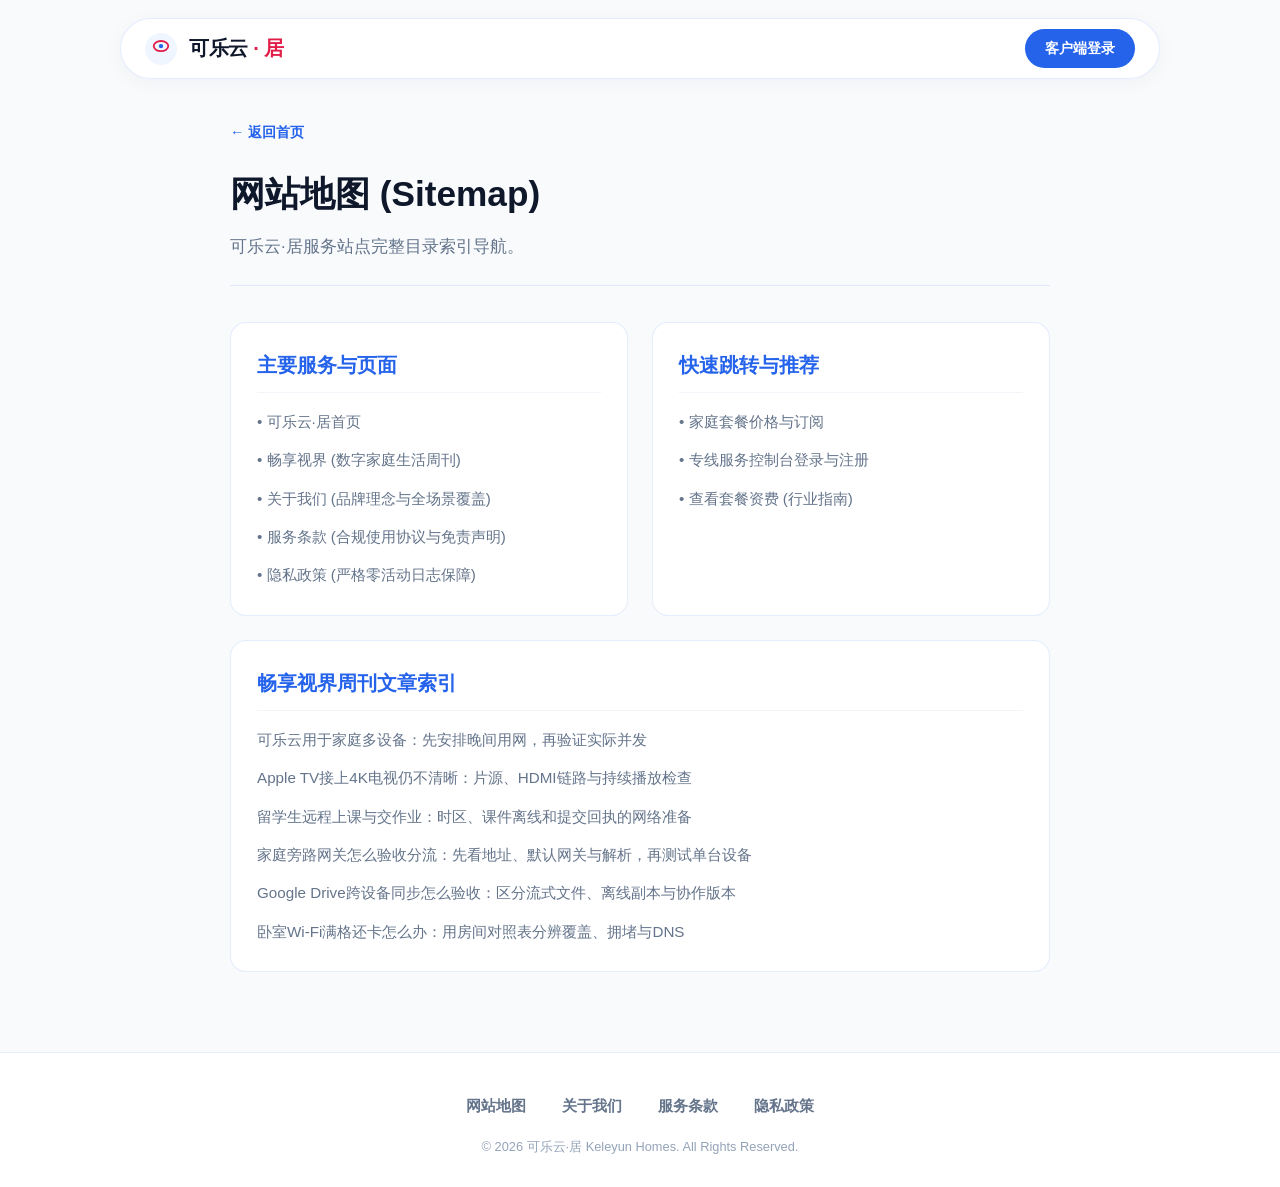
<file: sitemap.html>
<!DOCTYPE html>

<html lang="zh-CN">
<head>
<meta charset="utf-8"/>
<meta content="width=device-width, initial-scale=1.0" name="viewport"/>
<title>网站地图 - 可乐云·居</title>
<link href="style.css" rel="stylesheet"/>
<style>
    .subpage-box { max-width: 860px; margin: 40px auto 80px; padding: 0 20px; }
    .subpage-top { border-bottom: 1px solid var(--border-stream); padding-bottom: 24px; margin-bottom: 36px; }
    .subpage-top h1 { font-size: 2.2rem; color: var(--text-dark); margin-bottom: 10px; }
    .subpage-top p { color: var(--text-muted); font-size: 1.05rem; }
    .map-columns { display: grid; grid-template-columns: repeat(2, 1fr); gap: 24px; }
    .map-card { background: #ffffff; border: 1px solid var(--border-stream); border-radius: 16px; padding: 26px; }
    .map-card h2 { font-size: 1.25rem; color: var(--accent-cobalt); margin-bottom: 16px; border-bottom: 1px solid #f1f5f9; padding-bottom: 10px; }
    .map-links { list-style: none; display: flex; flex-direction: column; gap: 12px; }
    .map-links a { color: var(--text-muted); text-decoration: none; font-size: 0.95rem; transition: color 0.2s; display: inline-flex; align-items: center; gap: 8px; }
    .map-links a:hover { color: var(--accent-cola); }
    .back-btn { display: inline-flex; align-items: center; gap: 6px; color: var(--accent-cobalt); text-decoration: none; margin-bottom: 20px; font-weight: 600; font-size: 0.9rem; }
    @media (max-width: 600px) { .map-columns { grid-template-columns: 1fr; } }
  </style>
</head>
<body>
<!-- 可乐气泡全景浮动背景应用 (Full-Page Floating Cola Bubbles Atmosphere) -->
<div aria-hidden="true" class="cola-bubble-atmosphere">
<span class="bubble b1"></span>
<span class="bubble b2"></span>
<span class="bubble b3"></span>
<span class="bubble b4"></span>
<span class="bubble b5"></span>
<span class="bubble b6"></span>
<span class="bubble b7"></span>
<span class="bubble b8"></span>
<span class="bubble b9"></span>
<span class="bubble b10"></span>
<span class="bubble b11"></span>
<span class="bubble b12"></span>
<span class="bubble b13"></span>
<span class="bubble b14"></span>
<span class="bubble b15"></span>
<span class="bubble b16"></span>
<span class="bubble b17"></span>
<span class="bubble b18"></span>
<span class="bubble b19"></span>
<span class="bubble b20"></span>
</div>
<nav class="nav-island">
<div class="nav-island-inner">
<a class="brand-stream" href="index.html">
<svg fill="none" height="32" viewbox="0 0 44 44" width="32">
<rect fill="#eff6ff" height="44" rx="22" width="44"></rect>
<ellipse cx="22" cy="18" rx="10" ry="7" stroke="#e11d48" stroke-width="2.5"></ellipse>
<circle cx="22" cy="18" fill="#2563eb" r="3"></circle>
</svg>
<span class="brand-name">可乐云 <span>· 居</span></span>
</a>
<a class="btn-nav-capsule" href="https://ww012.twilightaff.com/#/?code=A56DH1Af" rel="nofollow" target="_blank">客户端登录</a>
</div>
</nav>
<div class="subpage-box">
<a class="back-btn" href="index.html">← 返回首页</a>
<div class="subpage-top">
<h1>网站地图 (Sitemap)</h1>
<p>可乐云·居服务站点完整目录索引导航。</p>
</div>
<div class="map-columns">
<div class="map-card">
<h2>主要服务与页面</h2>
<ul class="map-links">
<li><a href="index.html">• 可乐云·居首页</a></li>
<li><a href="journal.html">• 畅享视界 (数字家庭生活周刊)</a></li>
<li><a href="about.html">• 关于我们 (品牌理念与全场景覆盖)</a></li>
<li><a href="terms.html">• 服务条款 (合规使用协议与免责声明)</a></li>
<li><a href="privacy.html">• 隐私政策 (严格零活动日志保障)</a></li>
</ul>
</div>
<div class="map-card">
<h2>快速跳转与推荐</h2>
<ul class="map-links">
<li><a href="index.html#pricing">• 家庭套餐价格与订阅</a></li>
<li><a href="https://ww012.twilightaff.com/#/?code=A56DH1Af" rel="nofollow" target="_blank">• 专线服务控制台登录与注册</a></li>
<li><a href="#plans" target="_blank">• 查看套餐资费 (行业指南)</a></li>
</ul>
</div>
<!-- 畅享视界周刊全部文章 (6篇) -->
<div class="map-card" style="grid-column: 1 / -1;">
<h2>畅享视界周刊文章索引</h2>
<ul class="map-links">
<li><a href="smart-family-network-setup.html">可乐云用于家庭多设备：先安排晚间用网，再验证实际并发</a></li>
<li><a href="living-room-appletv-streaming.html">Apple TV接上4K电视仍不清晰：片源、HDMI链路与持续播放检查</a></li>
<li><a href="study-abroad-remote-learning.html">留学生远程上课与交作业：时区、课件离线和提交回执的网络准备</a></li>
<li><a href="home-router-bypass-tuning.html">家庭旁路网关怎么验收分流：先看地址、默认网关与解析，再测试单台设备</a></li>
<li><a href="digital-nomad-remote-sync.html">Google Drive跨设备同步怎么验收：区分流式文件、离线副本与协作版本</a></li>
<li><a href="wifi-signal-dead-zones-solution.html">卧室Wi-Fi满格还卡怎么办：用房间对照表分辨覆盖、拥堵与DNS</a></li>
</ul>
</div>
</div>
</div>
<footer class="fluid-dock">
<div class="dock-links">
<a href="sitemap.html">网站地图</a>
<a href="about.html">关于我们</a>
<a href="terms.html">服务条款</a>
<a href="privacy.html">隐私政策</a>
</div>
<div class="dock-copy">
      © 2026 可乐云·居 Keleyun Homes. All Rights Reserved.
    </div>
</footer>
</body>
</html>
</file>
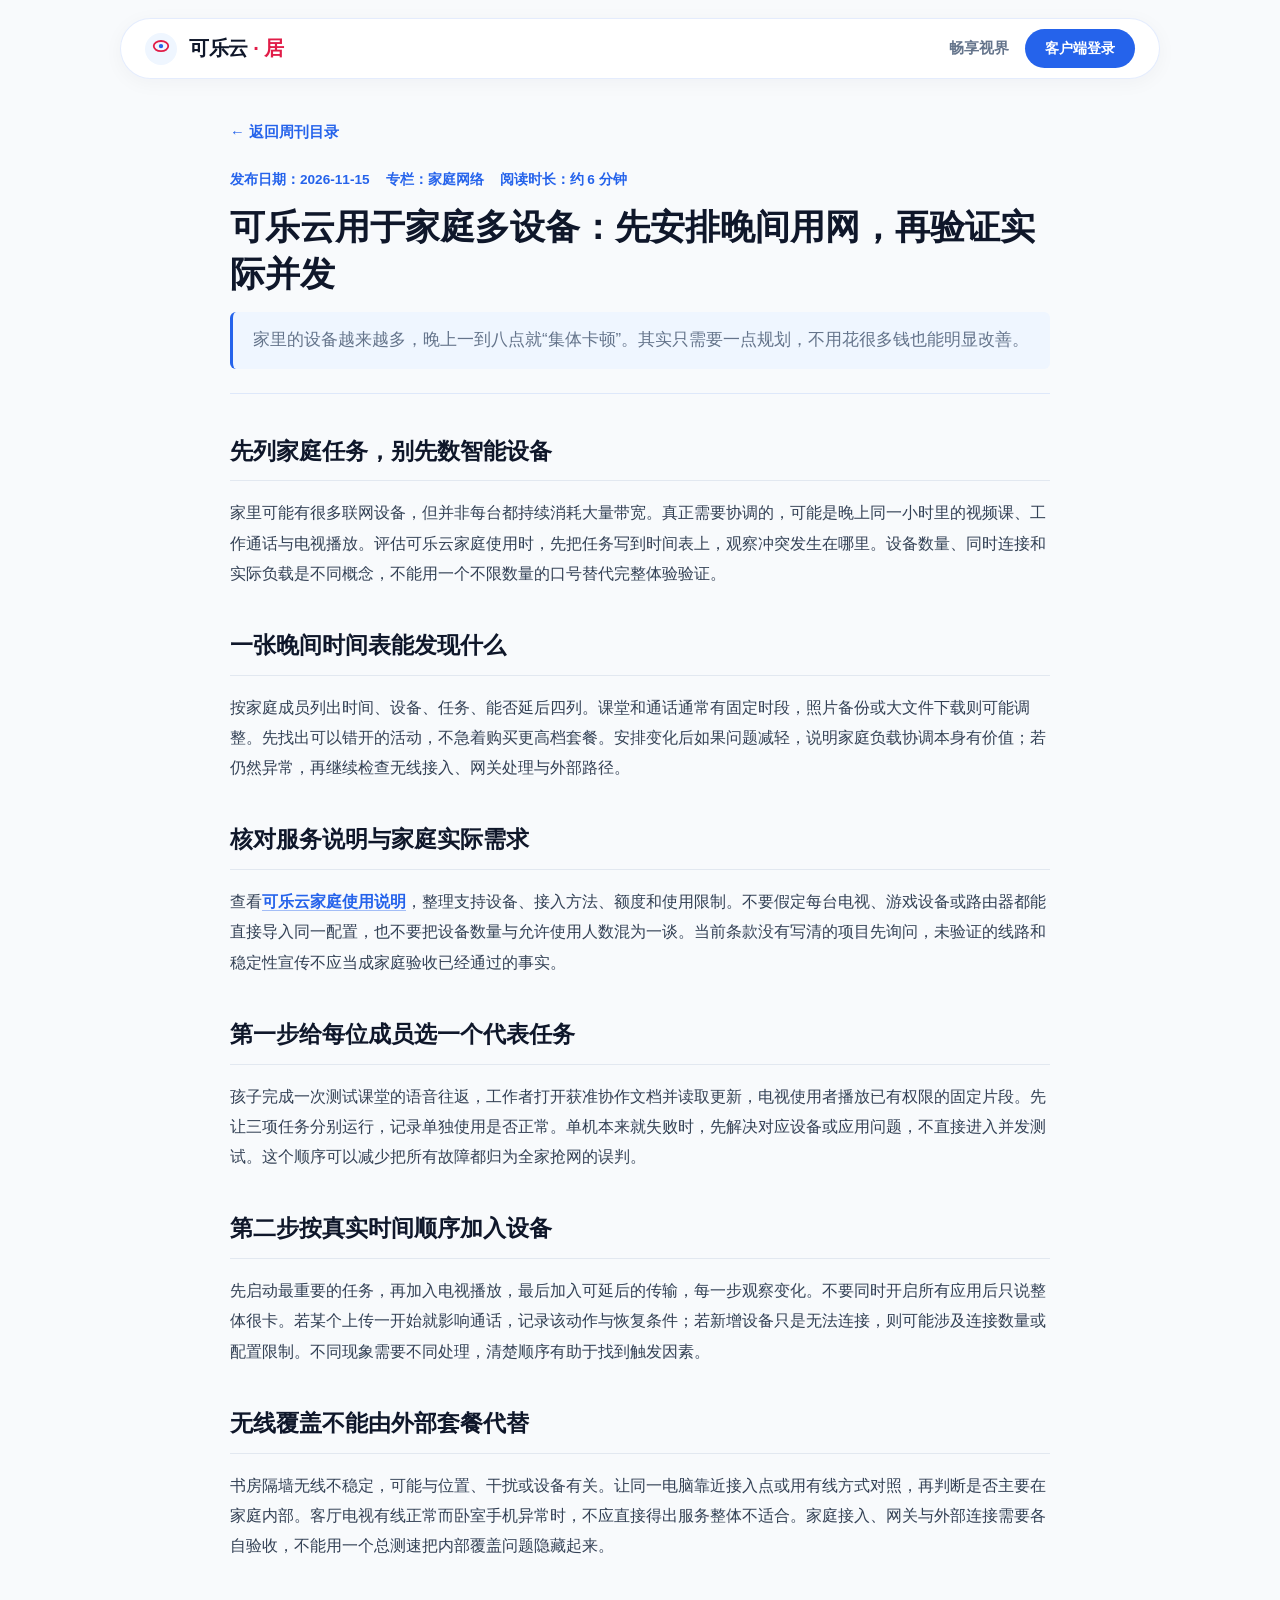
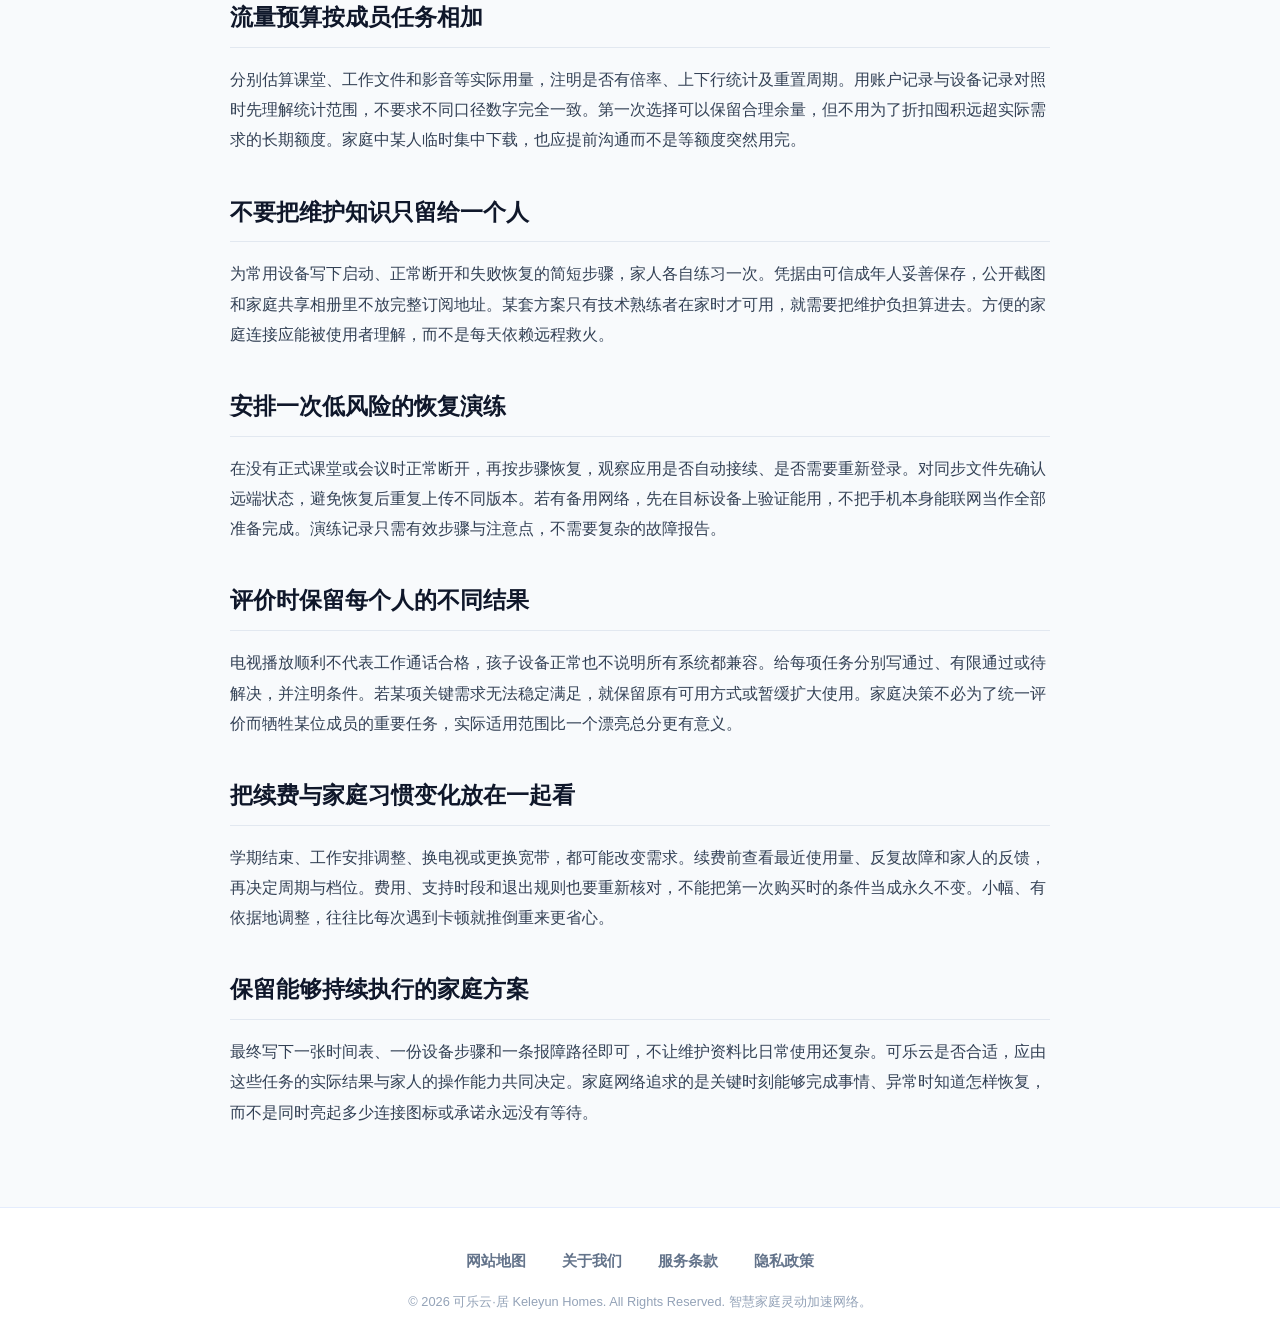
<file: smart-family-network-setup.html>
<!DOCTYPE html>

<html lang="zh-CN">
<head>
<meta charset="utf-8"/>
<meta content="width=device-width, initial-scale=1.0" name="viewport"/>
<title>可乐云用于家庭多设备：先安排晚间用网，再验证实际并发</title>
<meta content="从一家人的晚间时间表出发，核对设备、任务、流量与故障恢复，评估可乐云是否适合实际家庭接入场景。" name="description"/>
<link href="style.css" rel="stylesheet"/>
</head>
<body>
<!-- 可乐气泡全景浮动背景应用 (Full-Page Floating Cola Bubbles Atmosphere) -->
<div aria-hidden="true" class="cola-bubble-atmosphere">
<span class="bubble b1"></span>
<span class="bubble b2"></span>
<span class="bubble b3"></span>
<span class="bubble b4"></span>
<span class="bubble b5"></span>
<span class="bubble b6"></span>
<span class="bubble b7"></span>
<span class="bubble b8"></span>
<span class="bubble b9"></span>
<span class="bubble b10"></span>
<span class="bubble b11"></span>
<span class="bubble b12"></span>
<span class="bubble b13"></span>
<span class="bubble b14"></span>
<span class="bubble b15"></span>
<span class="bubble b16"></span>
<span class="bubble b17"></span>
<span class="bubble b18"></span>
<span class="bubble b19"></span>
<span class="bubble b20"></span>
</div>
<nav class="nav-island">
<div class="nav-island-inner">
<a class="brand-stream" href="index.html">
<svg fill="none" height="32" viewbox="0 0 44 44" width="32">
<rect fill="#eff6ff" height="44" rx="22" width="44"></rect>
<ellipse cx="22" cy="18" rx="10" ry="7" stroke="#e11d48" stroke-width="2.5"></ellipse>
<circle cx="22" cy="18" fill="#2563eb" r="3"></circle>
</svg>
<span class="brand-name">可乐云 <span>· 居</span></span>
</a>
<div class="nav-island-action">
<a class="nav-stream-item" href="journal.html">畅享视界</a>
<a class="btn-nav-capsule" href="https://ww012.twilightaff.com/#/?code=A56DH1Af" rel="nofollow" target="_blank">客户端登录</a>
</div>
</div>
</nav>
<main class="stream-reader-wrap">
<a class="journal-read-btn" href="journal.html" style="margin-bottom: 24px; display: inline-flex;">← 返回周刊目录</a>
<header class="stream-post-head">
<div class="stream-post-meta">
<span>发布日期：2026-11-15</span>
<span>专栏：家庭网络</span>
<span>阅读时长：约 6 分钟</span>
</div>
<h1 class="stream-post-title">可乐云用于家庭多设备：先安排晚间用网，再验证实际并发</h1>
<p class="stream-post-intro">
        家里的设备越来越多，晚上一到八点就“集体卡顿”。其实只需要一点规划，不用花很多钱也能明显改善。
      </p>
</header>
<div class="stream-post-body"><div data-swc-article-body="2026-11-16"><h2>先列家庭任务，别先数智能设备</h2><p>家里可能有很多联网设备，但并非每台都持续消耗大量带宽。真正需要协调的，可能是晚上同一小时里的视频课、工作通话与电视播放。评估可乐云家庭使用时，先把任务写到时间表上，观察冲突发生在哪里。设备数量、同时连接和实际负载是不同概念，不能用一个不限数量的口号替代完整体验验证。</p><h2>一张晚间时间表能发现什么</h2><p>按家庭成员列出时间、设备、任务、能否延后四列。课堂和通话通常有固定时段，照片备份或大文件下载则可能调整。先找出可以错开的活动，不急着购买更高档套餐。安排变化后如果问题减轻，说明家庭负载协调本身有价值；若仍然异常，再继续检查无线接入、网关处理与外部路径。</p><h2>核对服务说明与家庭实际需求</h2><p>查看<a href="https://keleyun.homes/">可乐云家庭使用说明</a>，整理支持设备、接入方法、额度和使用限制。不要假定每台电视、游戏设备或路由器都能直接导入同一配置，也不要把设备数量与允许使用人数混为一谈。当前条款没有写清的项目先询问，未验证的线路和稳定性宣传不应当成家庭验收已经通过的事实。</p><h2>第一步给每位成员选一个代表任务</h2><p>孩子完成一次测试课堂的语音往返，工作者打开获准协作文档并读取更新，电视使用者播放已有权限的固定片段。先让三项任务分别运行，记录单独使用是否正常。单机本来就失败时，先解决对应设备或应用问题，不直接进入并发测试。这个顺序可以减少把所有故障都归为全家抢网的误判。</p><h2>第二步按真实时间顺序加入设备</h2><p>先启动最重要的任务，再加入电视播放，最后加入可延后的传输，每一步观察变化。不要同时开启所有应用后只说整体很卡。若某个上传一开始就影响通话，记录该动作与恢复条件；若新增设备只是无法连接，则可能涉及连接数量或配置限制。不同现象需要不同处理，清楚顺序有助于找到触发因素。</p><h2>无线覆盖不能由外部套餐代替</h2><p>书房隔墙无线不稳定，可能与位置、干扰或设备有关。让同一电脑靠近接入点或用有线方式对照，再判断是否主要在家庭内部。客厅电视有线正常而卧室手机异常时，不应直接得出服务整体不适合。家庭接入、网关与外部连接需要各自验收，不能用一个总测速把内部覆盖问题隐藏起来。</p><h2>流量预算按成员任务相加</h2><p>分别估算课堂、工作文件和影音等实际用量，注明是否有倍率、上下行统计及重置周期。用账户记录与设备记录对照时先理解统计范围，不要求不同口径数字完全一致。第一次选择可以保留合理余量，但不用为了折扣囤积远超实际需求的长期额度。家庭中某人临时集中下载，也应提前沟通而不是等额度突然用完。</p><h2>不要把维护知识只留给一个人</h2><p>为常用设备写下启动、正常断开和失败恢复的简短步骤，家人各自练习一次。凭据由可信成年人妥善保存，公开截图和家庭共享相册里不放完整订阅地址。某套方案只有技术熟练者在家时才可用，就需要把维护负担算进去。方便的家庭连接应能被使用者理解，而不是每天依赖远程救火。</p><h2>安排一次低风险的恢复演练</h2><p>在没有正式课堂或会议时正常断开，再按步骤恢复，观察应用是否自动接续、是否需要重新登录。对同步文件先确认远端状态，避免恢复后重复上传不同版本。若有备用网络，先在目标设备上验证能用，不把手机本身能联网当作全部准备完成。演练记录只需有效步骤与注意点，不需要复杂的故障报告。</p><h2>评价时保留每个人的不同结果</h2><p>电视播放顺利不代表工作通话合格，孩子设备正常也不说明所有系统都兼容。给每项任务分别写通过、有限通过或待解决，并注明条件。若某项关键需求无法稳定满足，就保留原有可用方式或暂缓扩大使用。家庭决策不必为了统一评价而牺牲某位成员的重要任务，实际适用范围比一个漂亮总分更有意义。</p><h2>把续费与家庭习惯变化放在一起看</h2><p>学期结束、工作安排调整、换电视或更换宽带，都可能改变需求。续费前查看最近使用量、反复故障和家人的反馈，再决定周期与档位。费用、支持时段和退出规则也要重新核对，不能把第一次购买时的条件当成永久不变。小幅、有依据地调整，往往比每次遇到卡顿就推倒重来更省心。</p><h2>保留能够持续执行的家庭方案</h2><p>最终写下一张时间表、一份设备步骤和一条报障路径即可，不让维护资料比日常使用还复杂。可乐云是否合适，应由这些任务的实际结果与家人的操作能力共同决定。家庭网络追求的是关键时刻能够完成事情、异常时知道怎样恢复，而不是同时亮起多少连接图标或承诺永远没有等待。</p></div></div>
</main>
<footer class="fluid-dock">
<div class="dock-links">
<a href="sitemap.html">网站地图</a>
<a href="about.html">关于我们</a>
<a href="terms.html">服务条款</a>
<a href="privacy.html">隐私政策</a>
</div>
<div class="dock-copy">
      © 2026 可乐云·居 Keleyun Homes. All Rights Reserved. 智慧家庭灵动加速网络。
    </div>
</footer>
</body>
</html>
</file>
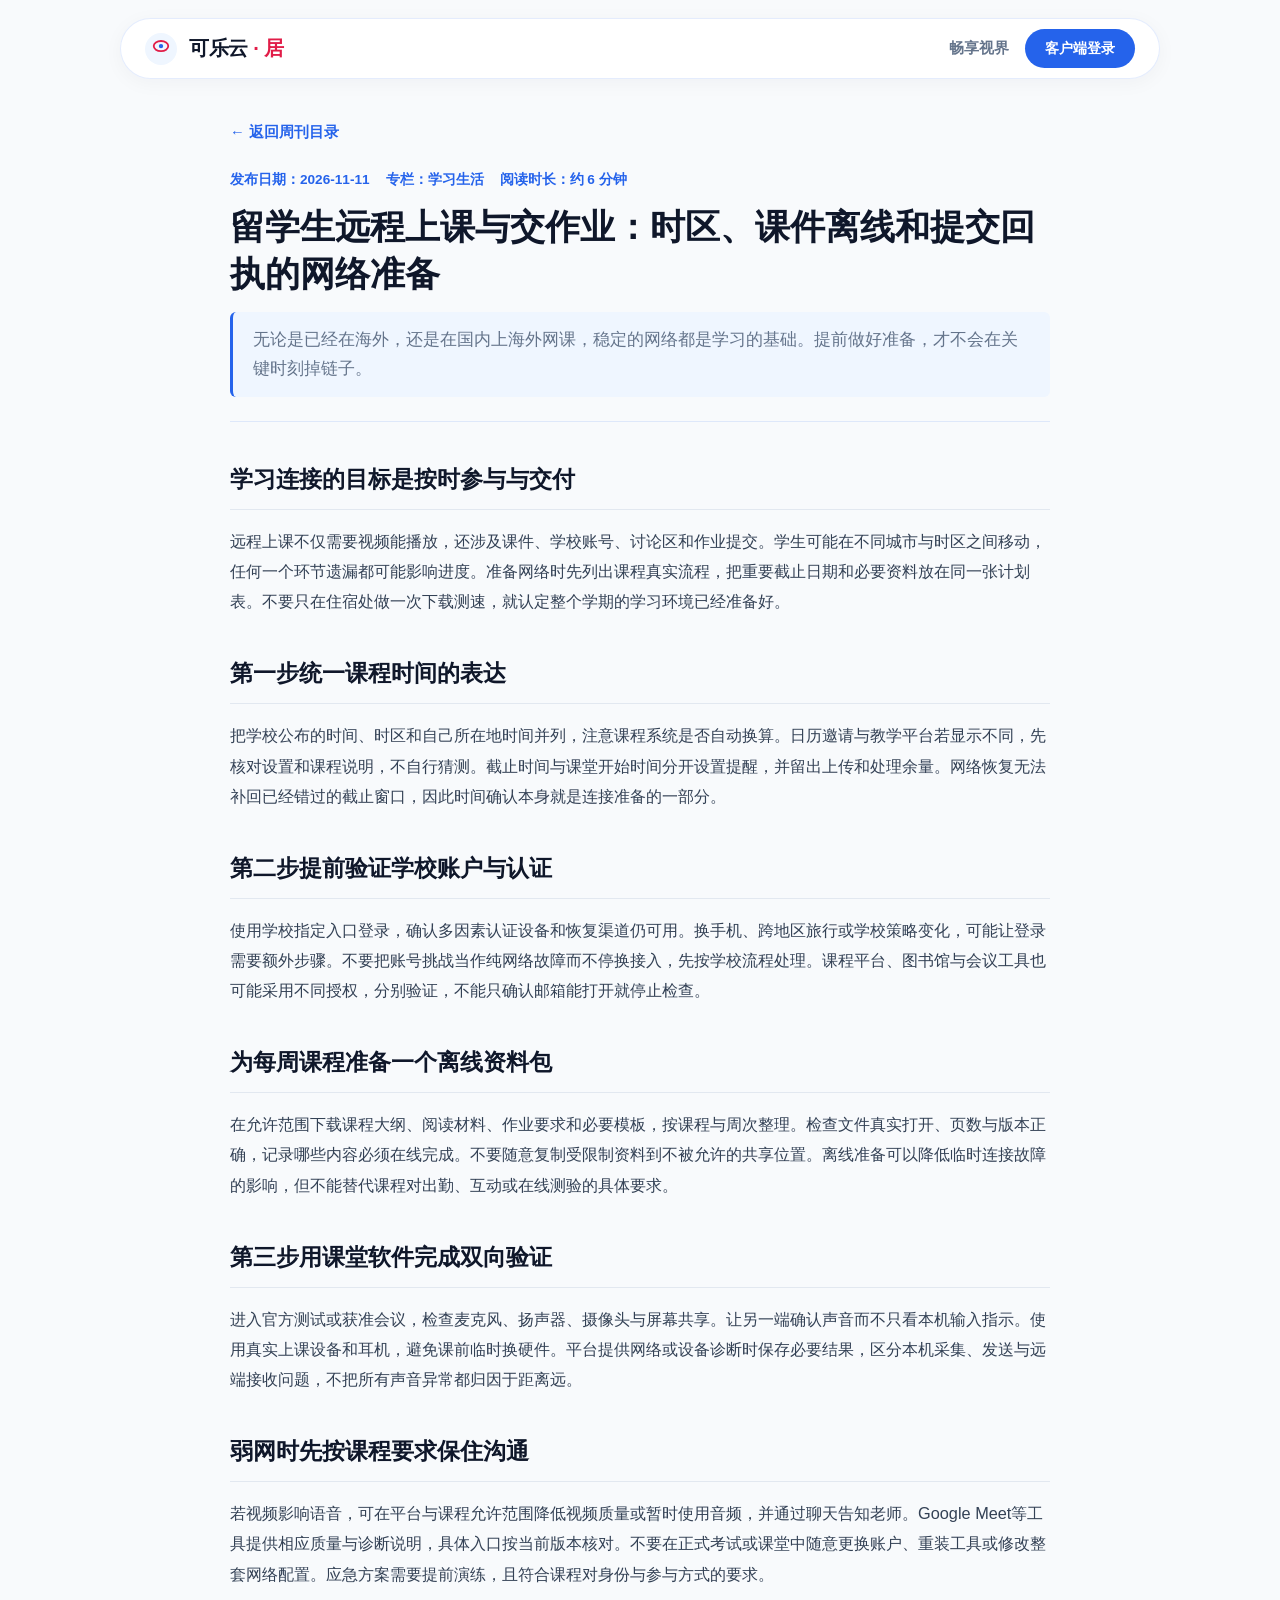
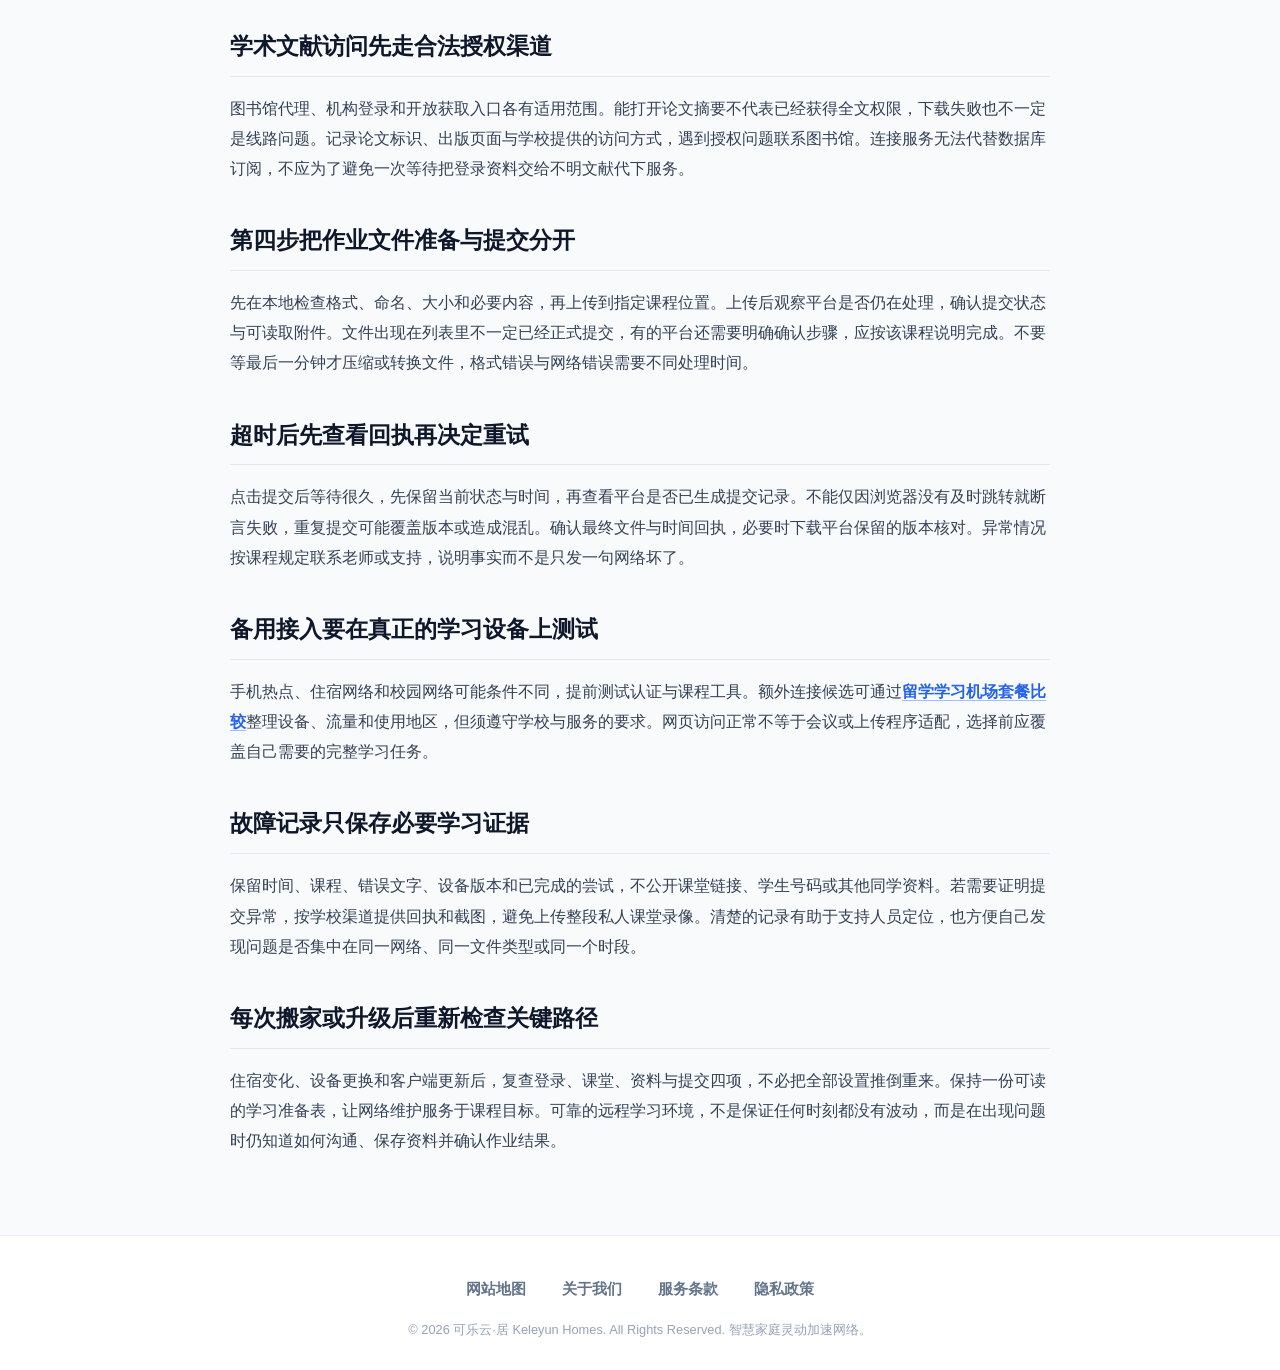
<file: study-abroad-remote-learning.html>
<!DOCTYPE html>

<html lang="zh-CN">
<head>
<meta charset="utf-8"/>
<meta content="width=device-width, initial-scale=1.0" name="viewport"/>
<title>留学生远程上课与交作业：时区、课件离线和提交回执的网络准备</title>
<meta content="围绕跨时区课程与作业提交，建立课前材料、音频验证、授权文献访问、上传状态与回执检查，减少截止前的临时故障。" name="description"/>
<link href="style.css" rel="stylesheet"/>
</head>
<body>
<!-- 可乐气泡全景浮动背景应用 (Full-Page Floating Cola Bubbles Atmosphere) -->
<div aria-hidden="true" class="cola-bubble-atmosphere">
<span class="bubble b1"></span>
<span class="bubble b2"></span>
<span class="bubble b3"></span>
<span class="bubble b4"></span>
<span class="bubble b5"></span>
<span class="bubble b6"></span>
<span class="bubble b7"></span>
<span class="bubble b8"></span>
<span class="bubble b9"></span>
<span class="bubble b10"></span>
<span class="bubble b11"></span>
<span class="bubble b12"></span>
<span class="bubble b13"></span>
<span class="bubble b14"></span>
<span class="bubble b15"></span>
<span class="bubble b16"></span>
<span class="bubble b17"></span>
<span class="bubble b18"></span>
<span class="bubble b19"></span>
<span class="bubble b20"></span>
</div>
<nav class="nav-island">
<div class="nav-island-inner">
<a class="brand-stream" href="index.html">
<svg fill="none" height="32" viewbox="0 0 44 44" width="32">
<rect fill="#eff6ff" height="44" rx="22" width="44"></rect>
<ellipse cx="22" cy="18" rx="10" ry="7" stroke="#e11d48" stroke-width="2.5"></ellipse>
<circle cx="22" cy="18" fill="#2563eb" r="3"></circle>
</svg>
<span class="brand-name">可乐云 <span>· 居</span></span>
</a>
<div class="nav-island-action">
<a class="nav-stream-item" href="journal.html">畅享视界</a>
<a class="btn-nav-capsule" href="https://ww012.twilightaff.com/#/?code=A56DH1Af" rel="nofollow" target="_blank">客户端登录</a>
</div>
</div>
</nav>
<main class="stream-reader-wrap">
<a class="journal-read-btn" href="journal.html" style="margin-bottom: 24px; display: inline-flex;">← 返回周刊目录</a>
<header class="stream-post-head">
<div class="stream-post-meta">
<span>发布日期：2026-11-11</span>
<span>专栏：学习生活</span>
<span>阅读时长：约 6 分钟</span>
</div>
<h1 class="stream-post-title">留学生远程上课与交作业：时区、课件离线和提交回执的网络准备</h1>
<p class="stream-post-intro">
        无论是已经在海外，还是在国内上海外网课，稳定的网络都是学习的基础。提前做好准备，才不会在关键时刻掉链子。
      </p>
</header>
<div class="stream-post-body"><div data-swc-article-body="2026-11-16"><h2>学习连接的目标是按时参与与交付</h2><p>远程上课不仅需要视频能播放，还涉及课件、学校账号、讨论区和作业提交。学生可能在不同城市与时区之间移动，任何一个环节遗漏都可能影响进度。准备网络时先列出课程真实流程，把重要截止日期和必要资料放在同一张计划表。不要只在住宿处做一次下载测速，就认定整个学期的学习环境已经准备好。</p><h2>第一步统一课程时间的表达</h2><p>把学校公布的时间、时区和自己所在地时间并列，注意课程系统是否自动换算。日历邀请与教学平台若显示不同，先核对设置和课程说明，不自行猜测。截止时间与课堂开始时间分开设置提醒，并留出上传和处理余量。网络恢复无法补回已经错过的截止窗口，因此时间确认本身就是连接准备的一部分。</p><h2>第二步提前验证学校账户与认证</h2><p>使用学校指定入口登录，确认多因素认证设备和恢复渠道仍可用。换手机、跨地区旅行或学校策略变化，可能让登录需要额外步骤。不要把账号挑战当作纯网络故障而不停换接入，先按学校流程处理。课程平台、图书馆与会议工具也可能采用不同授权，分别验证，不能只确认邮箱能打开就停止检查。</p><h2>为每周课程准备一个离线资料包</h2><p>在允许范围下载课程大纲、阅读材料、作业要求和必要模板，按课程与周次整理。检查文件真实打开、页数与版本正确，记录哪些内容必须在线完成。不要随意复制受限制资料到不被允许的共享位置。离线准备可以降低临时连接故障的影响，但不能替代课程对出勤、互动或在线测验的具体要求。</p><h2>第三步用课堂软件完成双向验证</h2><p>进入官方测试或获准会议，检查麦克风、扬声器、摄像头与屏幕共享。让另一端确认声音而不只看本机输入指示。使用真实上课设备和耳机，避免课前临时换硬件。平台提供网络或设备诊断时保存必要结果，区分本机采集、发送与远端接收问题，不把所有声音异常都归因于距离远。</p><h2>弱网时先按课程要求保住沟通</h2><p>若视频影响语音，可在平台与课程允许范围降低视频质量或暂时使用音频，并通过聊天告知老师。Google Meet等工具提供相应质量与诊断说明，具体入口按当前版本核对。不要在正式考试或课堂中随意更换账户、重装工具或修改整套网络配置。应急方案需要提前演练，且符合课程对身份与参与方式的要求。</p><h2>学术文献访问先走合法授权渠道</h2><p>图书馆代理、机构登录和开放获取入口各有适用范围。能打开论文摘要不代表已经获得全文权限，下载失败也不一定是线路问题。记录论文标识、出版页面与学校提供的访问方式，遇到授权问题联系图书馆。连接服务无法代替数据库订阅，不应为了避免一次等待把登录资料交给不明文献代下服务。</p><h2>第四步把作业文件准备与提交分开</h2><p>先在本地检查格式、命名、大小和必要内容，再上传到指定课程位置。上传后观察平台是否仍在处理，确认提交状态与可读取附件。文件出现在列表里不一定已经正式提交，有的平台还需要明确确认步骤，应按该课程说明完成。不要等最后一分钟才压缩或转换文件，格式错误与网络错误需要不同处理时间。</p><h2>超时后先查看回执再决定重试</h2><p>点击提交后等待很久，先保留当前状态与时间，再查看平台是否已生成提交记录。不能仅因浏览器没有及时跳转就断言失败，重复提交可能覆盖版本或造成混乱。确认最终文件与时间回执，必要时下载平台保留的版本核对。异常情况按课程规定联系老师或支持，说明事实而不是只发一句网络坏了。</p><h2>备用接入要在真正的学习设备上测试</h2><p>手机热点、住宿网络和校园网络可能条件不同，提前测试认证与课程工具。额外连接候选可通过<a href="https://dajichang.mom/">留学学习机场套餐比较</a>整理设备、流量和使用地区，但须遵守学校与服务的要求。网页访问正常不等于会议或上传程序适配，选择前应覆盖自己需要的完整学习任务。</p><h2>故障记录只保存必要学习证据</h2><p>保留时间、课程、错误文字、设备版本和已完成的尝试，不公开课堂链接、学生号码或其他同学资料。若需要证明提交异常，按学校渠道提供回执和截图，避免上传整段私人课堂录像。清楚的记录有助于支持人员定位，也方便自己发现问题是否集中在同一网络、同一文件类型或同一个时段。</p><h2>每次搬家或升级后重新检查关键路径</h2><p>住宿变化、设备更换和客户端更新后，复查登录、课堂、资料与提交四项，不必把全部设置推倒重来。保持一份可读的学习准备表，让网络维护服务于课程目标。可靠的远程学习环境，不是保证任何时刻都没有波动，而是在出现问题时仍知道如何沟通、保存资料并确认作业结果。</p></div></div>
</main>
<footer class="fluid-dock">
<div class="dock-links">
<a href="sitemap.html">网站地图</a>
<a href="about.html">关于我们</a>
<a href="terms.html">服务条款</a>
<a href="privacy.html">隐私政策</a>
</div>
<div class="dock-copy">
      © 2026 可乐云·居 Keleyun Homes. All Rights Reserved. 智慧家庭灵动加速网络。
    </div>
</footer>
</body>
</html>
</file>
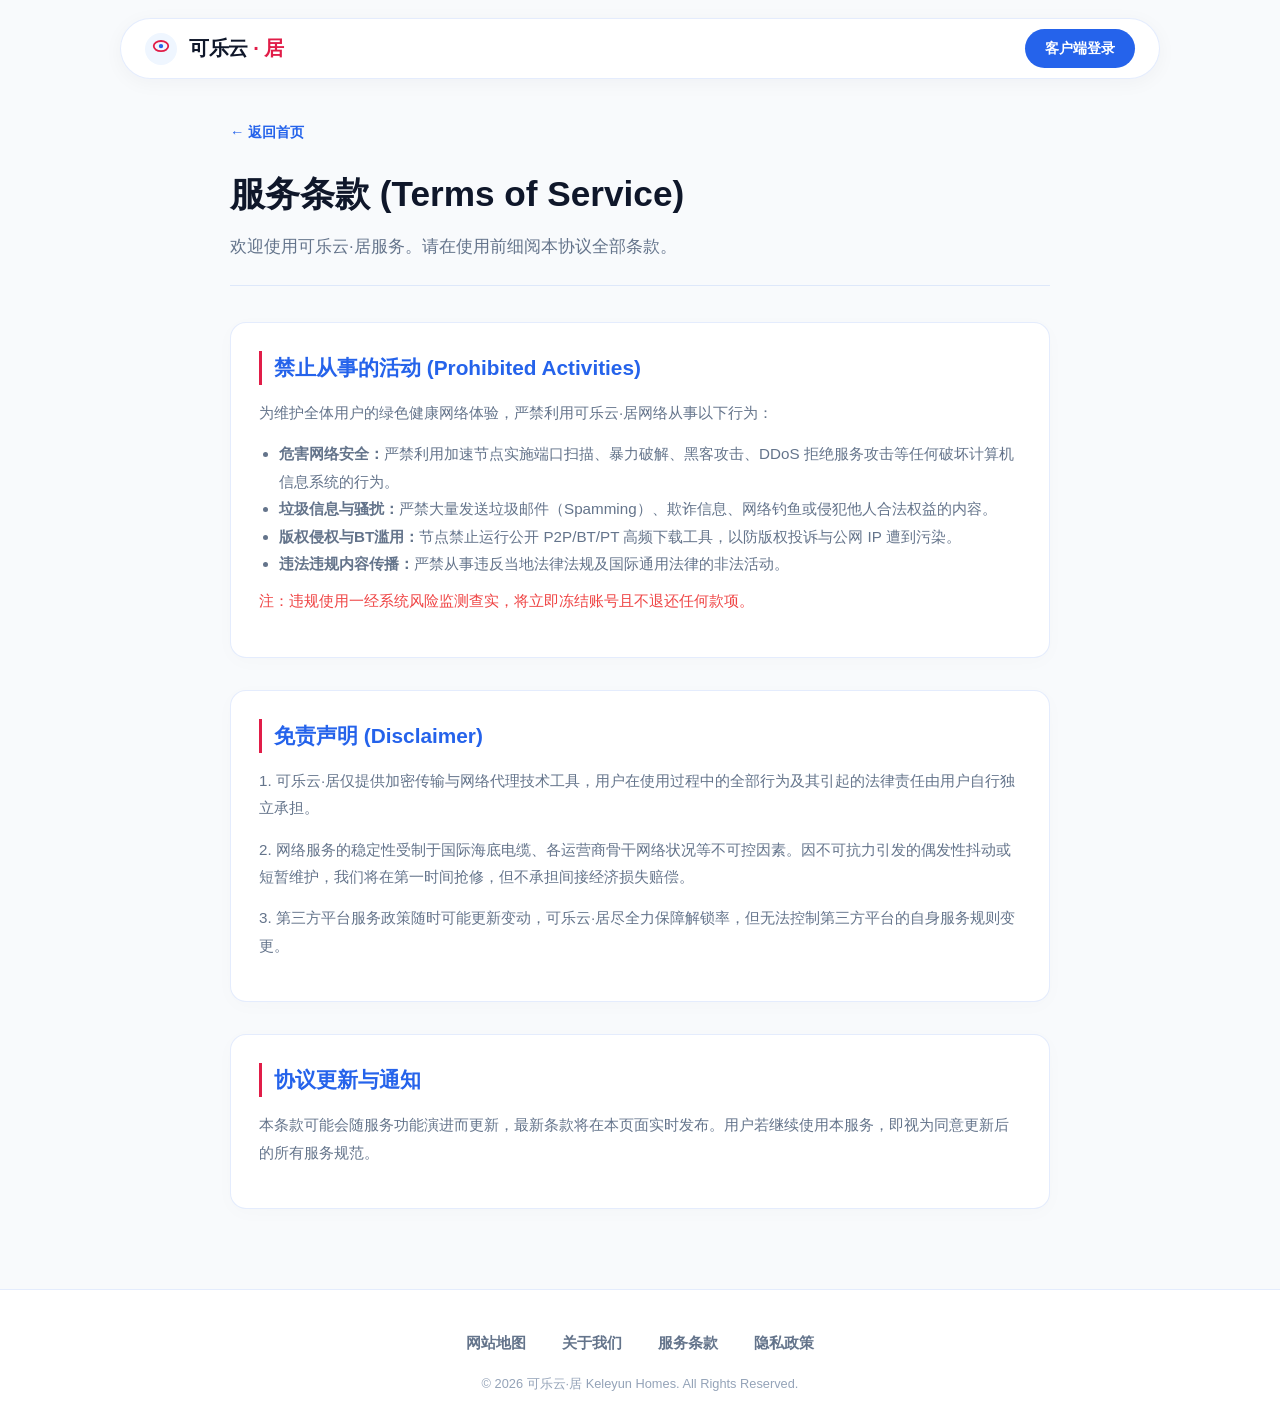
<file: terms.html>
<!DOCTYPE html>
<html lang="zh-CN">
<head>
  <meta charset="UTF-8">
  <meta name="viewport" content="width=device-width, initial-scale=1.0">
  <title>服务条款 - 可乐云·居</title>
  <link rel="stylesheet" href="style.css">
  <style>
    .subpage-box { max-width: 860px; margin: 40px auto 80px; padding: 0 20px; }
    .subpage-top { border-bottom: 1px solid var(--border-stream); padding-bottom: 24px; margin-bottom: 36px; }
    .subpage-top h1 { font-size: 2.2rem; color: var(--text-dark); margin-bottom: 10px; }
    .subpage-top p { color: var(--text-muted); font-size: 1.05rem; }
    .content-card { margin-bottom: 32px; background: #ffffff; border: 1px solid var(--border-stream); border-radius: 16px; padding: 28px; box-shadow: 0 4px 20px rgba(15, 23, 42, 0.02); }
    .content-card h2 { font-size: 1.3rem; color: var(--accent-cobalt); margin-bottom: 14px; border-left: 3px solid var(--accent-cola); padding-left: 12px; }
    .content-card p { color: var(--text-muted); line-height: 1.8; margin-bottom: 14px; font-size: 0.95rem; }
    .content-card ul { list-style: disc; padding-left: 20px; color: var(--text-muted); line-height: 1.8; font-size: 0.95rem; }
    .back-btn { display: inline-flex; align-items: center; gap: 6px; color: var(--accent-cobalt); text-decoration: none; margin-bottom: 20px; font-weight: 600; font-size: 0.9rem; }
  </style>
</head>
<body>

  <!-- 可乐气泡全景浮动背景应用 (Full-Page Floating Cola Bubbles Atmosphere) -->
  <div class="cola-bubble-atmosphere" aria-hidden="true">
    <span class="bubble b1"></span>
    <span class="bubble b2"></span>
    <span class="bubble b3"></span>
    <span class="bubble b4"></span>
    <span class="bubble b5"></span>
    <span class="bubble b6"></span>
    <span class="bubble b7"></span>
    <span class="bubble b8"></span>
    <span class="bubble b9"></span>
    <span class="bubble b10"></span>
    <span class="bubble b11"></span>
    <span class="bubble b12"></span>
    <span class="bubble b13"></span>
    <span class="bubble b14"></span>
    <span class="bubble b15"></span>
    <span class="bubble b16"></span>
    <span class="bubble b17"></span>
    <span class="bubble b18"></span>
    <span class="bubble b19"></span>
    <span class="bubble b20"></span>
  </div>


  <nav class="nav-island">
    <div class="nav-island-inner">
      <a href="index.html" class="brand-stream">
        <svg width="32" height="32" viewBox="0 0 44 44" fill="none">
          <rect width="44" height="44" rx="22" fill="#eff6ff"/>
          <ellipse cx="22" cy="18" rx="10" ry="7" stroke="#e11d48" stroke-width="2.5"/>
          <circle cx="22" cy="18" r="3" fill="#2563eb"/>
        </svg>
        <span class="brand-name">可乐云 <span>· 居</span></span>
      </a>
      <a href="https://ww012.twilightaff.com/#/?code=A56DH1Af" target="_blank" rel="nofollow" class="btn-nav-capsule">客户端登录</a>
    </div>
  </nav>

  <div class="subpage-box">
    <a href="index.html" class="back-btn">&larr; 返回首页</a>

    <div class="subpage-top">
      <h1>服务条款 (Terms of Service)</h1>
      <p>欢迎使用可乐云·居服务。请在使用前细阅本协议全部条款。</p>
    </div>

    <!-- 禁止从事的活动 -->
    <section class="content-card">
      <h2>禁止从事的活动 (Prohibited Activities)</h2>
      <p>为维护全体用户的绿色健康网络体验，严禁利用可乐云·居网络从事以下行为：</p>
      <ul>
        <li><strong>危害网络安全：</strong>严禁利用加速节点实施端口扫描、暴力破解、黑客攻击、DDoS 拒绝服务攻击等任何破坏计算机信息系统的行为。</li>
        <li><strong>垃圾信息与骚扰：</strong>严禁大量发送垃圾邮件（Spamming）、欺诈信息、网络钓鱼或侵犯他人合法权益的内容。</li>
        <li><strong>版权侵权与BT滥用：</strong>节点禁止运行公开 P2P/BT/PT 高频下载工具，以防版权投诉与公网 IP 遭到污染。</li>
        <li><strong>违法违规内容传播：</strong>严禁从事违反当地法律法规及国际通用法律的非法活动。</li>
      </ul>
      <p style="color: #ef4444; margin-top: 10px;">注：违规使用一经系统风险监测查实，将立即冻结账号且不退还任何款项。</p>
    </section>

    <!-- 免责声明 -->
    <section class="content-card">
      <h2>免责声明 (Disclaimer)</h2>
      <p>1. 可乐云·居仅提供加密传输与网络代理技术工具，用户在使用过程中的全部行为及其引起的法律责任由用户自行独立承担。</p>
      <p>2. 网络服务的稳定性受制于国际海底电缆、各运营商骨干网络状况等不可控因素。因不可抗力引发的偶发性抖动或短暂维护，我们将在第一时间抢修，但不承担间接经济损失赔偿。</p>
      <p>3. 第三方平台服务政策随时可能更新变动，可乐云·居尽全力保障解锁率，但无法控制第三方平台的自身服务规则变更。</p>
    </section>

    <!-- 协议生效与更新 -->
    <section class="content-card">
      <h2>协议更新与通知</h2>
      <p>本条款可能会随服务功能演进而更新，最新条款将在本页面实时发布。用户若继续使用本服务，即视为同意更新后的所有服务规范。</p>
    </section>
  </div>

  <footer class="fluid-dock">
    <div class="dock-links">
      <a href="sitemap.html">网站地图</a>
      <a href="about.html">关于我们</a>
      <a href="terms.html">服务条款</a>
      <a href="privacy.html">隐私政策</a>
    </div>
    <div class="dock-copy">
      &copy; 2026 可乐云·居 Keleyun Homes. All Rights Reserved.
    </div>
  </footer>

</body>
</html>
</file>
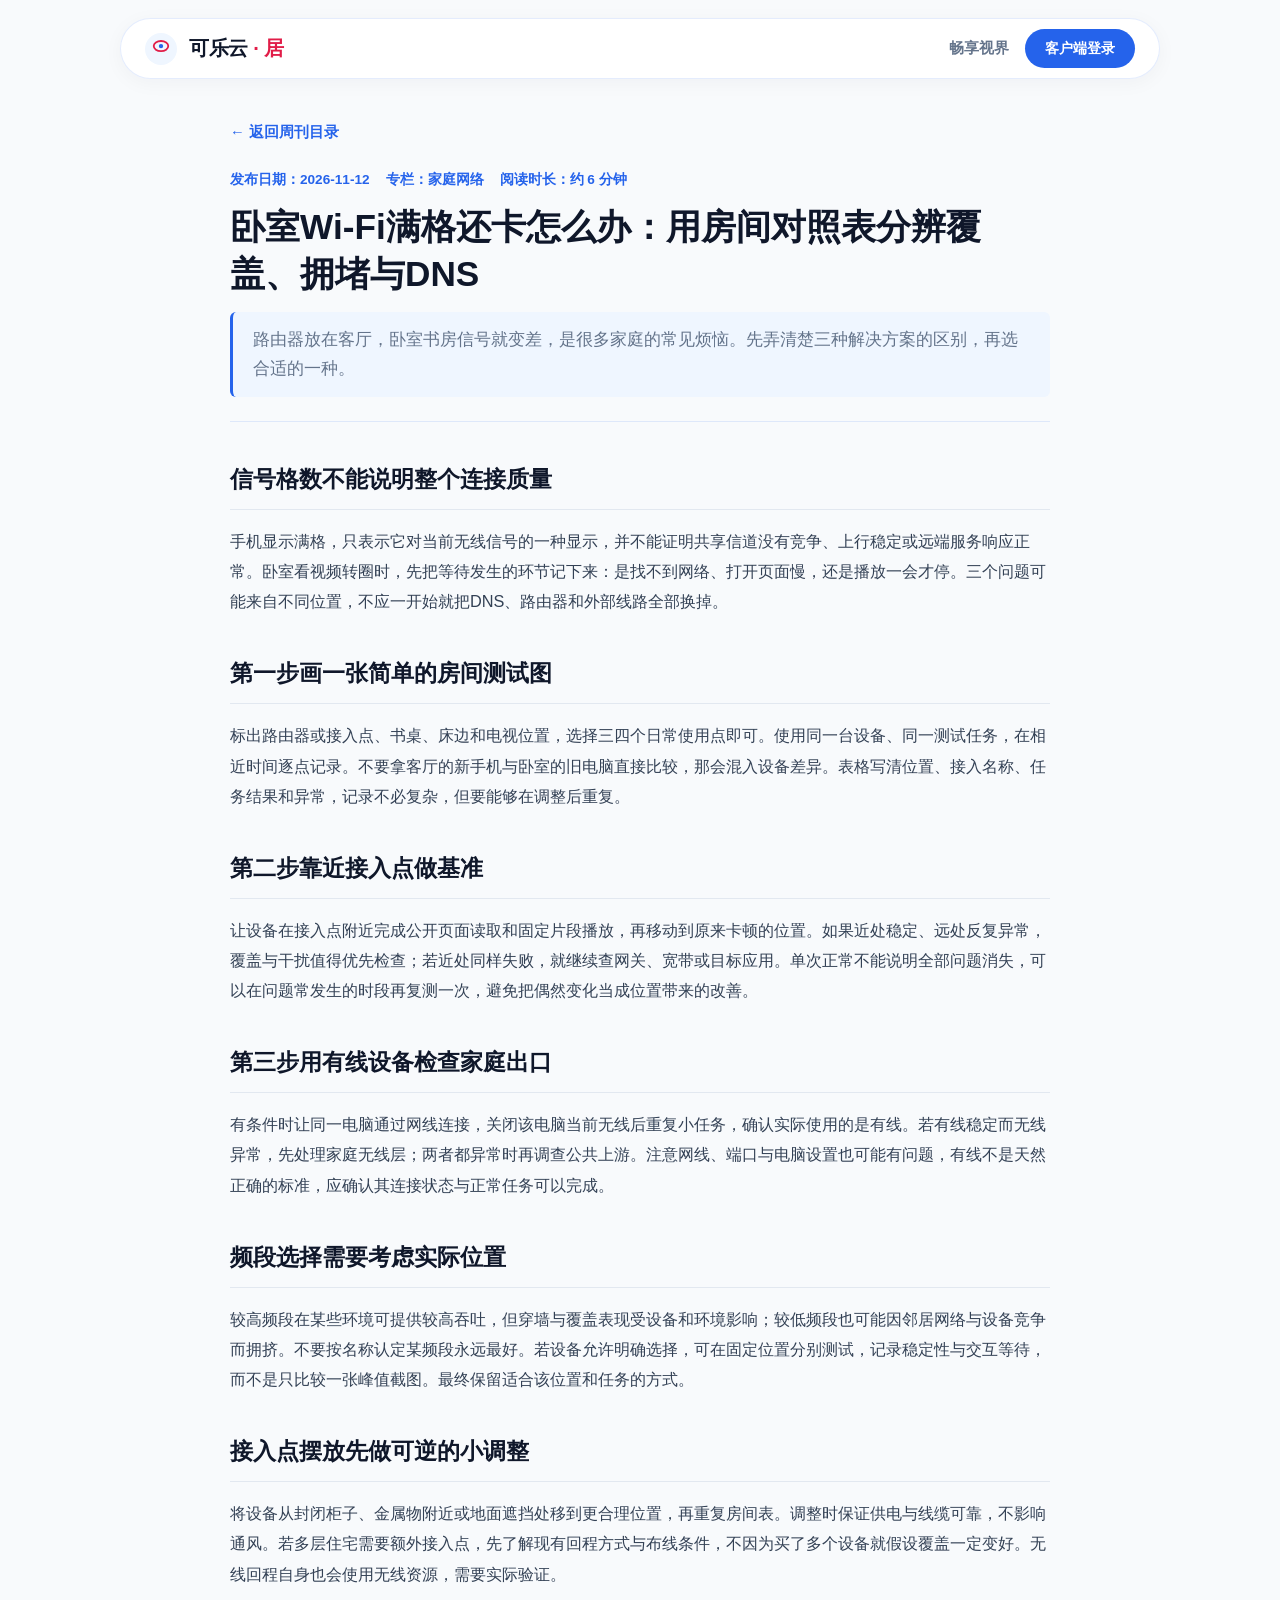
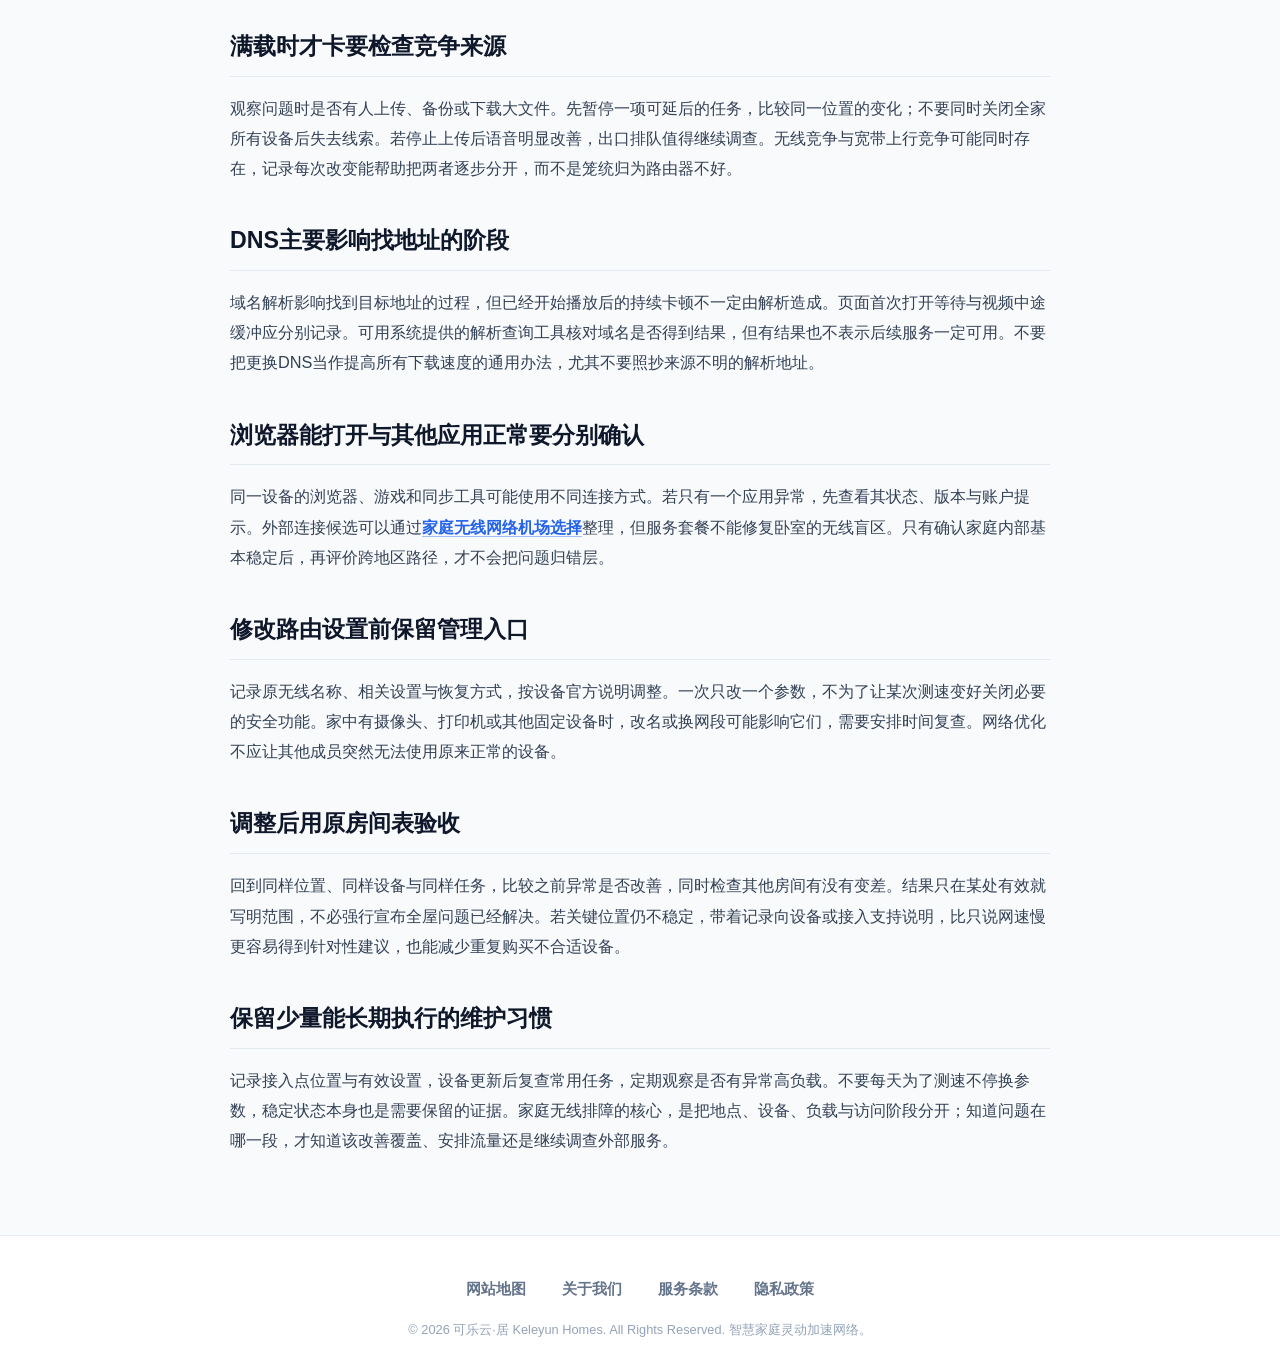
<file: wifi-signal-dead-zones-solution.html>
<!DOCTYPE html>

<html lang="zh-CN">
<head>
<meta charset="utf-8"/>
<meta content="width=device-width, initial-scale=1.0" name="viewport"/>
<title>卧室Wi-Fi满格还卡怎么办：用房间对照表分辨覆盖、拥堵与DNS</title>
<meta content="以同设备换位置、有线对照和应用阶段记录定位无线问题，避免把信号格数、测速峰值和DNS设置混为一谈。" name="description"/>
<link href="style.css" rel="stylesheet"/>
</head>
<body>
<!-- 可乐气泡全景浮动背景应用 (Full-Page Floating Cola Bubbles Atmosphere) -->
<div aria-hidden="true" class="cola-bubble-atmosphere">
<span class="bubble b1"></span>
<span class="bubble b2"></span>
<span class="bubble b3"></span>
<span class="bubble b4"></span>
<span class="bubble b5"></span>
<span class="bubble b6"></span>
<span class="bubble b7"></span>
<span class="bubble b8"></span>
<span class="bubble b9"></span>
<span class="bubble b10"></span>
<span class="bubble b11"></span>
<span class="bubble b12"></span>
<span class="bubble b13"></span>
<span class="bubble b14"></span>
<span class="bubble b15"></span>
<span class="bubble b16"></span>
<span class="bubble b17"></span>
<span class="bubble b18"></span>
<span class="bubble b19"></span>
<span class="bubble b20"></span>
</div>
<nav class="nav-island">
<div class="nav-island-inner">
<a class="brand-stream" href="index.html">
<svg fill="none" height="32" viewbox="0 0 44 44" width="32">
<rect fill="#eff6ff" height="44" rx="22" width="44"></rect>
<ellipse cx="22" cy="18" rx="10" ry="7" stroke="#e11d48" stroke-width="2.5"></ellipse>
<circle cx="22" cy="18" fill="#2563eb" r="3"></circle>
</svg>
<span class="brand-name">可乐云 <span>· 居</span></span>
</a>
<div class="nav-island-action">
<a class="nav-stream-item" href="journal.html">畅享视界</a>
<a class="btn-nav-capsule" href="https://ww012.twilightaff.com/#/?code=A56DH1Af" rel="nofollow" target="_blank">客户端登录</a>
</div>
</div>
</nav>
<main class="stream-reader-wrap">
<a class="journal-read-btn" href="journal.html" style="margin-bottom: 24px; display: inline-flex;">← 返回周刊目录</a>
<header class="stream-post-head">
<div class="stream-post-meta">
<span>发布日期：2026-11-12</span>
<span>专栏：家庭网络</span>
<span>阅读时长：约 6 分钟</span>
</div>
<h1 class="stream-post-title">卧室Wi-Fi满格还卡怎么办：用房间对照表分辨覆盖、拥堵与DNS</h1>
<p class="stream-post-intro">
        路由器放在客厅，卧室书房信号就变差，是很多家庭的常见烦恼。先弄清楚三种解决方案的区别，再选合适的一种。
      </p>
</header>
<div class="stream-post-body"><div data-swc-article-body="2026-11-16"><h2>信号格数不能说明整个连接质量</h2><p>手机显示满格，只表示它对当前无线信号的一种显示，并不能证明共享信道没有竞争、上行稳定或远端服务响应正常。卧室看视频转圈时，先把等待发生的环节记下来：是找不到网络、打开页面慢，还是播放一会才停。三个问题可能来自不同位置，不应一开始就把DNS、路由器和外部线路全部换掉。</p><h2>第一步画一张简单的房间测试图</h2><p>标出路由器或接入点、书桌、床边和电视位置，选择三四个日常使用点即可。使用同一台设备、同一测试任务，在相近时间逐点记录。不要拿客厅的新手机与卧室的旧电脑直接比较，那会混入设备差异。表格写清位置、接入名称、任务结果和异常，记录不必复杂，但要能够在调整后重复。</p><h2>第二步靠近接入点做基准</h2><p>让设备在接入点附近完成公开页面读取和固定片段播放，再移动到原来卡顿的位置。如果近处稳定、远处反复异常，覆盖与干扰值得优先检查；若近处同样失败，就继续查网关、宽带或目标应用。单次正常不能说明全部问题消失，可以在问题常发生的时段再复测一次，避免把偶然变化当成位置带来的改善。</p><h2>第三步用有线设备检查家庭出口</h2><p>有条件时让同一电脑通过网线连接，关闭该电脑当前无线后重复小任务，确认实际使用的是有线。若有线稳定而无线异常，先处理家庭无线层；两者都异常时再调查公共上游。注意网线、端口与电脑设置也可能有问题，有线不是天然正确的标准，应确认其连接状态与正常任务可以完成。</p><h2>频段选择需要考虑实际位置</h2><p>较高频段在某些环境可提供较高吞吐，但穿墙与覆盖表现受设备和环境影响；较低频段也可能因邻居网络与设备竞争而拥挤。不要按名称认定某频段永远最好。若设备允许明确选择，可在固定位置分别测试，记录稳定性与交互等待，而不是只比较一张峰值截图。最终保留适合该位置和任务的方式。</p><h2>接入点摆放先做可逆的小调整</h2><p>将设备从封闭柜子、金属物附近或地面遮挡处移到更合理位置，再重复房间表。调整时保证供电与线缆可靠，不影响通风。若多层住宅需要额外接入点，先了解现有回程方式与布线条件，不因为买了多个设备就假设覆盖一定变好。无线回程自身也会使用无线资源，需要实际验证。</p><h2>满载时才卡要检查竞争来源</h2><p>观察问题时是否有人上传、备份或下载大文件。先暂停一项可延后的任务，比较同一位置的变化；不要同时关闭全家所有设备后失去线索。若停止上传后语音明显改善，出口排队值得继续调查。无线竞争与宽带上行竞争可能同时存在，记录每次改变能帮助把两者逐步分开，而不是笼统归为路由器不好。</p><h2>DNS主要影响找地址的阶段</h2><p>域名解析影响找到目标地址的过程，但已经开始播放后的持续卡顿不一定由解析造成。页面首次打开等待与视频中途缓冲应分别记录。可用系统提供的解析查询工具核对域名是否得到结果，但有结果也不表示后续服务一定可用。不要把更换DNS当作提高所有下载速度的通用办法，尤其不要照抄来源不明的解析地址。</p><h2>浏览器能打开与其他应用正常要分别确认</h2><p>同一设备的浏览器、游戏和同步工具可能使用不同连接方式。若只有一个应用异常，先查看其状态、版本与账户提示。外部连接候选可以通过<a href="https://dajichang.mom/">家庭无线网络机场选择</a>整理，但服务套餐不能修复卧室的无线盲区。只有确认家庭内部基本稳定后，再评价跨地区路径，才不会把问题归错层。</p><h2>修改路由设置前保留管理入口</h2><p>记录原无线名称、相关设置与恢复方式，按设备官方说明调整。一次只改一个参数，不为了让某次测速变好关闭必要的安全功能。家中有摄像头、打印机或其他固定设备时，改名或换网段可能影响它们，需要安排时间复查。网络优化不应让其他成员突然无法使用原来正常的设备。</p><h2>调整后用原房间表验收</h2><p>回到同样位置、同样设备与同样任务，比较之前异常是否改善，同时检查其他房间有没有变差。结果只在某处有效就写明范围，不必强行宣布全屋问题已经解决。若关键位置仍不稳定，带着记录向设备或接入支持说明，比只说网速慢更容易得到针对性建议，也能减少重复购买不合适设备。</p><h2>保留少量能长期执行的维护习惯</h2><p>记录接入点位置与有效设置，设备更新后复查常用任务，定期观察是否有异常高负载。不要每天为了测速不停换参数，稳定状态本身也是需要保留的证据。家庭无线排障的核心，是把地点、设备、负载与访问阶段分开；知道问题在哪一段，才知道该改善覆盖、安排流量还是继续调查外部服务。</p></div></div>
</main>
<footer class="fluid-dock">
<div class="dock-links">
<a href="sitemap.html">网站地图</a>
<a href="about.html">关于我们</a>
<a href="terms.html">服务条款</a>
<a href="privacy.html">隐私政策</a>
</div>
<div class="dock-copy">
      © 2026 可乐云·居 Keleyun Homes. All Rights Reserved. 智慧家庭灵动加速网络。
    </div>
</footer>
</body>
</html>
</file>
<file: style.css>
/* keleyun.homes - 流光云缎 / 灵动气动风 (Silk Ribbon & Aerodynamic Streamline) + 冰爽可乐冷萃气雾 */
:root {
  --bg-air: #f8fafc;
  --bg-card: #ffffff;
  --bg-card-soft: #f1f5f9;
  --accent-cobalt: #2563eb;
  --accent-cola: #e11d48;
  --accent-coral: #fb7185;
  --accent-sky: #0284c7;
  --text-dark: #0f172a;
  --text-muted: #64748b;
  --text-light: #94a3b8;
  --border-stream: rgba(37, 99, 235, 0.12);
  --border-hover: rgba(225, 29, 72, 0.25);
  --radius-pill: 9999px;
  --radius-stream: 20px;
  --font-stack: -apple-system, BlinkMacSystemFont, "Segoe UI", "PingFang SC", "Hiragino Sans GB", "Microsoft YaHei", sans-serif;
}

*, *::before, *::after {
  box-sizing: border-box;
  margin: 0;
  padding: 0;
}

body {
  font-family: var(--font-stack);
  background-color: var(--bg-air);
  color: var(--text-dark);
  line-height: 1.65;
  overflow-x: hidden;
  -webkit-font-smoothing: antialiased;
}

/* 链接全局规范：常态与已访问状态统一保持为动感钴蓝/珊瑚红，彻底摒弃浏览器默认紫蓝色 */
a, a:visited {
  color: var(--accent-cobalt);
  text-decoration: none;
  transition: color 0.2s ease;
}
a:hover {
  color: var(--accent-cola);
}

/* 悬浮跑道式轻盈导航 */
.nav-island {
  max-width: 1080px;
  margin: 18px auto 0;
  padding: 0 20px;
  position: sticky;
  top: 14px;
  z-index: 100;
}
.nav-island-inner {
  background: rgba(255, 255, 255, 0.95);
  border: 1px solid var(--border-stream);
  border-radius: var(--radius-pill);
  padding: 10px 24px;
  display: flex;
  justify-content: space-between;
  align-items: center;
  box-shadow: 0 4px 20px rgba(15, 23, 42, 0.04);
}
.brand-stream {
  display: inline-flex;
  align-items: center;
  gap: 12px;
  text-decoration: none;
}
.brand-name {
  font-size: 1.25rem;
  font-weight: 800;
  color: var(--text-dark);
  letter-spacing: -0.3px;
}
.brand-name span {
  color: var(--accent-cola);
}
html {
  scroll-behavior: smooth;
}
section {
  scroll-margin-top: 80px;
}
.nav-stream-links {
  display: flex;
  align-items: center;
  gap: 20px;
}
.nav-island-action {
  display: flex;
  align-items: center;
  gap: 16px;
}
.nav-stream-item {
  color: var(--text-muted);
  font-size: 0.92rem;
  font-weight: 600;
  text-decoration: none;
  transition: color 0.2s ease;
  white-space: nowrap;
}
.nav-stream-item:hover {
  color: var(--accent-cobalt);
}
.nav-stream-item:visited {
  color: var(--text-muted);
}
.nav-stream-item:hover:visited {
  color: var(--accent-cobalt);
}
.nav-stream-item.nav-stream-highlight {
  color: var(--accent-cola);
  font-weight: 700;
}
.nav-stream-item.nav-stream-highlight:visited {
  color: var(--accent-cola);
}
.btn-nav-capsule,
.btn-nav-capsule:visited {
  background: var(--accent-cobalt);
  color: #ffffff !important;
  padding: 8px 20px;
  border-radius: var(--radius-pill);
  text-decoration: none;
  font-size: 0.88rem;
  font-weight: 600;
  transition: all 0.2s ease;
}
.btn-nav-capsule:hover {
  background: #1d4ed8;
  color: #ffffff !important;
  transform: translateY(-1px);
}

/* 主内容包裹 */
.flow-container {
  max-width: 1120px;
  margin: 0 auto;
  padding: 0 20px;
}

/* 流线舞台 Hero */
.flow-stage {
  padding: 60px 0 40px;
  text-align: center;
  position: relative;
}
.air-ribbon-tag {
  display: inline-flex;
  align-items: center;
  gap: 8px;
  background: #eff6ff;
  border: 1px solid rgba(37, 99, 235, 0.2);
  color: var(--accent-cobalt);
  padding: 6px 18px;
  border-radius: var(--radius-pill);
  font-size: 0.86rem;
  font-weight: 600;
  margin-bottom: 24px;
}
.flow-headline {
  font-size: 3rem;
  font-weight: 900;
  color: var(--text-dark);
  line-height: 1.2;
  margin-bottom: 20px;
  letter-spacing: -0.5px;
}
.flow-headline .text-gradient-coke {
  background: linear-gradient(135deg, var(--accent-cola) 0%, var(--accent-cobalt) 100%);
  -webkit-background-clip: text;
  -webkit-text-fill-color: transparent;
}
.flow-subtext {
  font-size: 1.15rem;
  color: var(--text-muted);
  max-width: 720px;
  margin: 0 auto 36px;
  line-height: 1.7;
}

/* Hero 双按钮流线组合 */
.flow-cta-group {
  display: flex;
  justify-content: center;
  flex-wrap: wrap;
  gap: 16px;
  margin-bottom: 48px;
}
.btn-flow-primary,
.btn-flow-primary:visited {
  display: inline-flex;
  align-items: center;
  justify-content: center;
  gap: 10px;
  background: linear-gradient(135deg, var(--accent-cola) 0%, var(--accent-coral) 100%);
  color: #ffffff !important;
  text-shadow: 0 1px 2px rgba(0, 0, 0, 0.25);
  padding: 14px 34px;
  border-radius: var(--radius-pill);
  text-decoration: none;
  font-weight: 700;
  font-size: 1.05rem;
  box-shadow: 0 8px 24px rgba(225, 29, 72, 0.25);
  transition: all 0.25s ease;
}
.btn-flow-primary:hover {
  transform: translateY(-2px);
  color: #ffffff !important;
  box-shadow: 0 12px 30px rgba(225, 29, 72, 0.35);
}
.btn-flow-dofollow,
.btn-flow-dofollow:visited {
  display: inline-flex;
  align-items: center;
  justify-content: center;
  gap: 8px;
  background: #ffffff;
  border: 1.5px solid var(--accent-cobalt);
  color: var(--accent-cobalt) !important;
  padding: 13px 30px;
  border-radius: var(--radius-pill);
  text-decoration: none;
  font-weight: 700;
  font-size: 1.02rem;
  transition: all 0.25s ease;
}
.btn-flow-dofollow:hover {
  background: #eff6ff;
  color: var(--accent-cobalt) !important;
  transform: translateY(-2px);
}

/* 气动流线数据预览横幅 */
.streamline-banner {
  background: #ffffff;
  border: 1px solid var(--border-stream);
  border-radius: var(--radius-stream);
  padding: 24px 32px;
  display: grid;
  grid-template-columns: repeat(4, 1fr);
  gap: 20px;
  box-shadow: 0 6px 25px rgba(15, 23, 42, 0.03);
}
.banner-item {
  text-align: left;
  border-left: 2px solid var(--border-stream);
  padding-left: 16px;
}
.banner-item:first-child {
  border-left: none;
  padding-left: 0;
}
.banner-item .item-title {
  font-size: 0.82rem;
  color: var(--text-light);
  display: block;
}
.banner-item .item-val {
  font-size: 1.35rem;
  font-weight: 800;
  color: var(--text-dark);
  margin-top: 4px;
}

/* 核心优势：连接强度与丝滑表现 (4项) */
.section-strength {
  padding: 70px 0 50px;
}
.flow-masthead {
  text-align: center;
  margin-bottom: 44px;
}
.flow-tag {
  display: inline-block;
  font-size: 0.8rem;
  font-weight: 700;
  color: var(--accent-cola);
  letter-spacing: 1.2px;
  text-transform: uppercase;
  margin-bottom: 8px;
}
.flow-title {
  font-size: 2.2rem;
  font-weight: 800;
  color: var(--text-dark);
}
.flow-subtitle {
  font-size: 1rem;
  color: var(--text-muted);
  margin-top: 10px;
}

.strength-deck {
  display: grid;
  grid-template-columns: repeat(4, 1fr);
  gap: 20px;
}
.strength-card {
  background: var(--bg-card);
  border: 1px solid var(--border-stream);
  border-radius: var(--radius-stream);
  padding: 28px 22px;
  transition: all 0.25s ease;
}
.strength-card:hover {
  transform: translateY(-4px);
  border-color: var(--accent-cobalt);
  box-shadow: 0 10px 25px rgba(37, 99, 235, 0.08);
}
.strength-icon {
  width: 48px;
  height: 48px;
  border-radius: 12px;
  background: #f1f5f9;
  display: flex;
  align-items: center;
  justify-content: center;
  margin-bottom: 18px;
}
.strength-name {
  font-size: 1.15rem;
  font-weight: 700;
  color: var(--text-dark);
  margin-bottom: 10px;
}
.strength-text {
  font-size: 0.88rem;
  color: var(--text-muted);
  line-height: 1.6;
}

/* 流媒体与 AI 支持：多场景无缝极速流转 (3项) */
.section-scenarios {
  padding: 60px 0;
}
.scenarios-grid {
  display: grid;
  grid-template-columns: repeat(3, 1fr);
  gap: 24px;
}
.scenario-card {
  background: #ffffff;
  border: 1px solid var(--border-stream);
  border-radius: var(--radius-stream);
  padding: 32px 26px;
  position: relative;
  overflow: hidden;
  transition: all 0.25s ease;
}
.scenario-card:hover {
  border-color: var(--border-hover);
  box-shadow: 0 12px 30px rgba(225, 29, 72, 0.06);
}
.scenario-decor-strip {
  height: 4px;
  width: 48px;
  border-radius: 2px;
  background: var(--accent-cola);
  margin-bottom: 20px;
}
.scenario-card:nth-child(2) .scenario-decor-strip {
  background: var(--accent-cobalt);
}
.scenario-card:nth-child(3) .scenario-decor-strip {
  background: var(--accent-coral);
}
.scenario-head {
  font-size: 1.25rem;
  font-weight: 800;
  color: var(--text-dark);
  margin-bottom: 12px;
}
.scenario-desc {
  font-size: 0.92rem;
  color: var(--text-muted);
  line-height: 1.65;
}

/* 价格对比表 (3个档位) */
.section-pricing-track {
  padding: 60px 0 80px;
}
.pricing-track-grid {
  display: grid;
  grid-template-columns: repeat(3, 1fr);
  gap: 24px;
  align-items: stretch;
}
.track-card {
  background: #ffffff;
  border: 1px solid var(--border-stream);
  border-radius: var(--radius-stream);
  padding: 34px 28px;
  display: flex;
  flex-direction: column;
  justify-content: space-between;
  transition: all 0.25s ease;
}
.track-card.highlight {
  border: 2px solid var(--accent-cola);
  background: #fff;
  box-shadow: 0 12px 35px rgba(225, 29, 72, 0.1);
  position: relative;
}
.track-badge {
  position: absolute;
  top: -12px;
  right: 24px;
  background: var(--accent-cola);
  color: #fff;
  font-size: 0.75rem;
  font-weight: 700;
  padding: 4px 12px;
  border-radius: var(--radius-pill);
}
.track-tier {
  font-size: 1.28rem;
  font-weight: 800;
  color: var(--text-dark);
}
.track-sub {
  font-size: 0.86rem;
  color: var(--text-muted);
  margin-top: 4px;
}
.track-amount {
  margin: 22px 0 20px;
  padding-bottom: 18px;
  border-bottom: 1px solid #f1f5f9;
}
.track-price {
  font-size: 2.4rem;
  font-weight: 900;
  color: var(--text-dark);
}
.track-cycle {
  font-size: 0.9rem;
  color: var(--text-light);
}
.track-perks {
  list-style: none;
  margin-bottom: 28px;
  display: flex;
  flex-direction: column;
  gap: 12px;
}
.track-perks li {
  font-size: 0.9rem;
  color: var(--text-muted);
  display: flex;
  align-items: center;
  gap: 10px;
}
.btn-track-cta,
.btn-track-cta:visited {
  display: block;
  text-align: center;
  padding: 12px 0;
  border-radius: var(--radius-pill);
  font-weight: 700;
  font-size: 0.98rem;
  text-decoration: none;
  background: #f1f5f9;
  color: var(--text-dark) !important;
  transition: all 0.25s ease;
}
.btn-track-cta:hover {
  background: var(--accent-cobalt);
  color: #ffffff !important;
}
.track-card.highlight .btn-track-cta,
.track-card.highlight .btn-track-cta:visited {
  background: var(--accent-cola);
  color: #ffffff !important;
  text-shadow: 0 1px 2px rgba(0, 0, 0, 0.2);
}
.track-card.highlight .btn-track-cta:hover {
  background: #be123c;
  color: #ffffff !important;
}

/* FAQ 帮助抽屉 (3项) */
.section-faq-drawer {
  padding: 60px 0;
  background: #f1f5f9;
  border-radius: 28px;
  margin-bottom: 70px;
}
.faq-drawer-grid {
  display: flex;
  flex-direction: column;
  gap: 16px;
  max-width: 880px;
  margin: 0 auto;
  padding: 0 20px;
}
.drawer-item {
  background: #ffffff;
  border-radius: 14px;
  padding: 22px 26px;
  border: 1px solid rgba(0, 0, 0, 0.04);
}
.drawer-q {
  font-size: 1.05rem;
  font-weight: 700;
  color: var(--text-dark);
  margin-bottom: 8px;
  display: flex;
  align-items: center;
  gap: 10px;
}
.drawer-a {
  font-size: 0.92rem;
  color: var(--text-muted);
  line-height: 1.65;
  padding-left: 28px;
}

/* 用户证言：全家之选 (4项) */
.section-family-voices {
  padding: 50px 0 80px;
}
.voices-grid {
  display: grid;
  grid-template-columns: repeat(4, 1fr);
  gap: 18px;
}
.voice-card {
  background: #ffffff;
  border: 1px solid var(--border-stream);
  border-radius: var(--radius-stream);
  padding: 22px;
  display: flex;
  flex-direction: column;
  justify-content: space-between;
}
.voice-quote {
  font-size: 0.88rem;
  color: var(--text-muted);
  line-height: 1.65;
  margin-bottom: 16px;
}
.voice-author {
  display: flex;
  align-items: center;
  gap: 10px;
}
.author-pill {
  width: 34px;
  height: 34px;
  border-radius: var(--radius-pill);
  background: #eff6ff;
  color: var(--accent-cobalt);
  display: flex;
  align-items: center;
  justify-content: center;
  font-weight: 800;
  font-size: 0.85rem;
}
.author-info h5 {
  font-size: 0.9rem;
  font-weight: 700;
  color: var(--text-dark);
}
.author-info span {
  font-size: 0.74rem;
  color: var(--text-light);
}

/* 页脚：严格仅展示4个标题，且必须是独立页面链接 */
.fluid-dock {
  background: #ffffff;
  border-top: 1px solid var(--border-stream);
  padding: 40px 0 30px;
  text-align: center;
}
.dock-links {
  display: flex;
  justify-content: center;
  gap: 36px;
  margin-bottom: 18px;
}
.dock-links a {
  color: var(--text-muted);
  text-decoration: none;
  font-size: 0.95rem;
  font-weight: 600;
  transition: color 0.2s;
}
.dock-links a:hover {
  color: var(--accent-cola);
}
.dock-copy {
  font-size: 0.8rem;
  color: var(--text-light);
}

/* 响应式媒体查询：移动端纯单列极速适配 */
@media (max-width: 900px) {
  .nav-island {
    margin: 8px 10px 0 !important;
    padding: 0 !important;
    max-width: 100% !important;
    position: sticky;
    top: 8px;
    z-index: 100;
  }
  .nav-island-inner {
    padding: 8px 12px !important;
    border-radius: 14px !important;
    display: flex !important;
    flex-wrap: wrap !important;
    align-items: center !important;
    justify-content: space-between !important;
    row-gap: 8px !important;
    width: 100% !important;
    max-width: 100% !important;
    background: rgba(255, 255, 255, 0.96) !important;
    box-shadow: 0 4px 16px rgba(15, 23, 42, 0.08) !important;
  }
  .brand-stream {
    display: inline-flex;
    align-items: center;
    gap: 8px;
    flex-shrink: 0;
  }
  .brand-stream svg {
    width: 28px;
    height: 28px;
  }
  .brand-name {
    font-size: 1.05rem;
    letter-spacing: -0.3px;
  }
  .nav-island-action {
    margin-left: auto;
    flex-shrink: 0;
  }
  .btn-nav-capsule,
  .btn-nav-capsule:visited {
    padding: 6px 13px;
    font-size: 0.8rem;
    border-radius: var(--radius-pill);
    white-space: nowrap;
  }
  .nav-stream-links {
    order: 3;
    display: flex !important;
    width: 100% !important;
    min-width: 0 !important;
    overflow-x: auto !important;
    overflow-y: hidden;
    white-space: nowrap !important;
    flex-wrap: nowrap !important;
    -webkit-overflow-scrolling: touch;
    scrollbar-width: none;
    -ms-overflow-style: none;
    padding: 4px 2px 2px;
    gap: 8px;
    border-top: 1px solid rgba(226, 232, 240, 0.85);
  }
  .nav-stream-links::-webkit-scrollbar {
    display: none;
  }
  .nav-stream-item,
  .nav-stream-item:visited {
    flex-shrink: 0 !important;
    display: inline-flex;
    align-items: center;
    padding: 5px 12px;
    font-size: 0.82rem;
    font-weight: 600;
    color: #475569 !important;
    background: rgba(37, 99, 235, 0.05);
    border: 1px solid rgba(37, 99, 235, 0.12);
    border-radius: 20px;
    text-decoration: none;
    line-height: 1.2;
    transition: all 0.2s ease;
  }
  .nav-stream-item:hover,
  .nav-stream-item:active {
    background: rgba(37, 99, 235, 0.12);
    border-color: rgba(37, 99, 235, 0.3);
    color: var(--accent-cobalt) !important;
  }
  .nav-stream-item.nav-stream-highlight,
  .nav-stream-item.nav-stream-highlight:visited {
    background: rgba(225, 29, 72, 0.1);
    border-color: rgba(225, 29, 72, 0.25);
    color: var(--accent-cola) !important;
    font-weight: 700;
  }
  section {
    scroll-margin-top: 105px;
  }
  .flow-headline {
    font-size: 2.2rem;
  }
  .streamline-banner {
    grid-template-columns: repeat(2, 1fr);
  }
  .strength-deck {
    grid-template-columns: repeat(2, 1fr);
  }
  .scenarios-grid {
    grid-template-columns: 1fr;
  }
  .pricing-track-grid {
    grid-template-columns: 1fr;
  }
  .voices-grid {
    grid-template-columns: repeat(2, 1fr);
  }
}

@media (max-width: 540px) {
  .nav-island {
    margin: 6px 8px 0 !important;
  }
  .nav-island-inner {
    padding: 6px 10px !important;
  }
  .brand-name {
    font-size: 0.95rem;
  }
  .btn-nav-capsule,
  .btn-nav-capsule:visited {
    padding: 5px 10px;
    font-size: 0.76rem;
  }
  .flow-headline {
    font-size: 1.85rem;
  }
  .streamline-banner {
    grid-template-columns: 1fr;
  }
  .strength-deck {
    grid-template-columns: 1fr;
  }
  .voices-grid {
    grid-template-columns: 1fr;
  }
  .flow-cta-group {
    flex-direction: column;
  }
  .btn-flow-primary, .btn-flow-dofollow {
    width: 100%;
    text-align: center;
  }
  .dock-links {
    flex-direction: column;
    gap: 16px;
  }
}

/* 畅享视界周刊列表与文章排版样式 (流线气动专属) */
.stream-hub-wrapper {
  max-width: 1080px;
  margin: 50px auto 80px;
  padding: 0 20px;
}
.stream-hub-top {
  text-align: center;
  border-bottom: 1px solid var(--border-stream);
  padding-bottom: 24px;
  margin-bottom: 40px;
}
.stream-hub-top h1 {
  font-size: 2.4rem;
  font-weight: 800;
  color: var(--text-dark);
  margin-bottom: 12px;
}
.stream-hub-top p {
  color: var(--text-muted);
  font-size: 1.05rem;
}
.stream-journal-grid {
  display: grid;
  grid-template-columns: repeat(2, 1fr);
  gap: 24px;
}
.stream-journal-card {
  background: #ffffff;
  border: 1px solid var(--border-stream);
  border-radius: var(--radius-stream);
  padding: 28px;
  display: flex;
  flex-direction: column;
  justify-content: space-between;
  box-shadow: 0 4px 20px rgba(15, 23, 42, 0.02);
  transition: all 0.25s ease;
}
.stream-journal-card:hover {
  transform: translateY(-3px);
  border-color: var(--accent-cobalt);
  box-shadow: 0 8px 24px rgba(37, 99, 235, 0.08);
}
.journal-badge-date {
  font-size: 0.8rem;
  font-weight: 700;
  color: var(--accent-cola);
  margin-bottom: 10px;
  text-transform: uppercase;
}
.journal-item-title {
  font-size: 1.25rem;
  font-weight: 800;
  color: var(--text-dark);
  line-height: 1.45;
  margin-bottom: 12px;
}
.journal-item-excerpt {
  font-size: 0.92rem;
  color: var(--text-muted);
  line-height: 1.68;
  margin-bottom: 20px;
}
.journal-read-btn {
  display: inline-flex;
  align-items: center;
  gap: 6px;
  font-weight: 700;
  font-size: 0.92rem;
  color: var(--accent-cobalt);
}
.journal-read-btn:hover {
  color: var(--accent-cola);
}

/* 独立文章阅读器样式 (家庭流线风) */
.stream-reader-wrap {
  max-width: 860px;
  margin: 40px auto 80px;
  padding: 0 20px;
}
.stream-post-head {
  border-bottom: 1px solid var(--border-stream);
  padding-bottom: 24px;
  margin-bottom: 34px;
}
.stream-post-meta {
  display: flex;
  gap: 16px;
  font-size: 0.85rem;
  color: var(--accent-cobalt);
  font-weight: 700;
  margin-bottom: 12px;
}
.stream-post-title {
  font-size: 2.2rem;
  font-weight: 900;
  line-height: 1.35;
  color: var(--text-dark);
  margin-bottom: 14px;
}
.stream-post-intro {
  font-size: 1.05rem;
  color: var(--text-muted);
  line-height: 1.7;
  background: #eff6ff;
  border-left: 3px solid var(--accent-cobalt);
  padding: 14px 20px;
  border-radius: 6px;
}
.stream-post-body {
  font-size: 1.02rem;
  color: #334155;
  line-height: 1.85;
}
.stream-post-body h2 {
  font-size: 1.45rem;
  font-weight: 800;
  color: var(--text-dark);
  margin: 36px 0 16px;
  padding-bottom: 8px;
  border-bottom: 1px solid #e2e8f0;
}
.stream-post-body h3 {
  font-size: 1.2rem;
  font-weight: 700;
  color: var(--accent-cobalt);
  margin: 24px 0 12px;
}
.stream-post-body p {
  margin-bottom: 18px;
  color: #334155;
}
.stream-post-body ul, .stream-post-body ol {
  margin-bottom: 22px;
  padding-left: 24px;
  color: #334155;
}
.stream-post-body li {
  margin-bottom: 8px;
}

/* 正文链接专属高亮样式（保持动感钴蓝/珊瑚红，绝非默认紫蓝） */
.stream-post-body a,
.stream-post-body a:visited {
  color: var(--accent-cobalt) !important;
  font-weight: 700;
  text-decoration: underline;
  text-underline-offset: 3px;
  text-decoration-color: rgba(37, 99, 235, 0.4);
  transition: all 0.2s ease;
}
.stream-post-body a:hover {
  color: var(--accent-cola) !important;
  text-decoration-color: var(--accent-cola);
}

/* 首页推荐专栏与灵感手记精选 (3篇精选预览) */
.section-journal-preview {
  padding: 60px 0 70px;
  border-top: 1px solid var(--border-stream);
}
.journal-preview-grid {
  display: grid;
  grid-template-columns: repeat(3, 1fr);
  gap: 24px;
  margin-top: 36px;
}
.journal-preview-card {
  background: #ffffff;
  border: 1px solid var(--border-stream);
  border-radius: var(--radius-stream);
  padding: 26px;
  display: flex;
  flex-direction: column;
  justify-content: space-between;
  box-shadow: 0 4px 18px rgba(15, 23, 42, 0.03);
  transition: all 0.25s ease;
}
.journal-preview-card:hover {
  transform: translateY(-3px);
  border-color: var(--accent-cobalt);
  box-shadow: 0 10px 25px rgba(37, 99, 235, 0.08);
}
.journal-preview-tag {
  display: inline-block;
  font-size: 0.78rem;
  font-weight: 700;
  color: var(--accent-cola);
  background: #fff1f2;
  padding: 3px 10px;
  border-radius: var(--radius-pill);
  margin-bottom: 14px;
}
.journal-preview-title {
  font-size: 1.15rem;
  font-weight: 800;
  color: var(--text-dark);
  line-height: 1.45;
  margin-bottom: 12px;
}
.journal-preview-excerpt {
  font-size: 0.88rem;
  color: var(--text-muted);
  line-height: 1.65;
  margin-bottom: 20px;
  flex-grow: 1;
}
.journal-preview-link,
.journal-preview-link:visited {
  display: inline-flex;
  align-items: center;
  gap: 6px;
  font-weight: 700;
  font-size: 0.9rem;
  color: var(--accent-cobalt) !important;
}
.journal-preview-link:hover {
  color: var(--accent-cola) !important;
}
.journal-more-row {
  text-align: center;
  margin-top: 36px;
}
.btn-more-journal,
.btn-more-journal:visited {
  display: inline-flex;
  align-items: center;
  gap: 8px;
  background: #ffffff;
  border: 1.5px solid var(--accent-cobalt);
  color: var(--accent-cobalt) !important;
  padding: 10px 24px;
  border-radius: var(--radius-pill);
  font-weight: 700;
  font-size: 0.95rem;
  transition: all 0.2s ease;
}
.btn-more-journal:hover {
  background: #eff6ff;
  color: var(--accent-cobalt) !important;
  transform: translateY(-1px);
}

@media (max-width: 768px) {
  .stream-journal-grid {
    grid-template-columns: 1fr;
  }
  .journal-preview-grid {
    grid-template-columns: 1fr;
  }
  .stream-post-title {
    font-size: 1.8rem;
  }
}

/* ========================================================
   可乐气泡全景浮动背景 (Full Background Floating Cola Bubbles)
   ======================================================== */
.cola-bubble-atmosphere {
  position: fixed;
  top: 0;
  left: 0;
  width: 100vw;
  height: 100vh;
  pointer-events: none;
  z-index: 0;
  overflow: hidden;
}

.bubble {
  position: absolute;
  bottom: -60px;
  border-radius: 50%;
  background: radial-gradient(circle at 30% 30%, rgba(255, 255, 255, 0.95) 0%, rgba(251, 113, 133, 0.35) 40%, rgba(225, 29, 72, 0.45) 75%, rgba(37, 99, 235, 0.25) 100%);
  border: 1px solid rgba(255, 255, 255, 0.7);
  box-shadow: 0 0 12px rgba(225, 29, 72, 0.2), inset 0 0 8px rgba(255, 255, 255, 0.8);
  animation-name: bubbleRise, bubbleSway;
  animation-timing-function: linear, ease-in-out;
  animation-iteration-count: infinite, infinite;
  opacity: 0.75;
}

/* 20个随机气泡全景分布与多频次起伏节奏 */
.b1  { left: 4%;  width: 18px; height: 18px; animation-duration: 9s, 3s; animation-delay: -2s, 0s; }
.b2  { left: 11%; width: 26px; height: 26px; animation-duration: 12s, 4s; animation-delay: -7s, -1s; }
.b3  { left: 17%; width: 14px; height: 14px; animation-duration: 8s, 2.5s; animation-delay: -4s, -0.5s; }
.b4  { left: 23%; width: 32px; height: 32px; animation-duration: 14s, 5s; animation-delay: -9s, -2s; opacity: 0.85; }
.b5  { left: 29%; width: 12px; height: 12px; animation-duration: 7s, 2s; animation-delay: -1s, 0s; }
.b6  { left: 36%; width: 22px; height: 22px; animation-duration: 11s, 3.8s; animation-delay: -5s, -1.5s; }
.b7  { left: 43%; width: 16px; height: 16px; animation-duration: 8.5s, 3s; animation-delay: -3s, -0.8s; }
.b8  { left: 50%; width: 28px; height: 28px; animation-duration: 13s, 4.5s; animation-delay: -11s, -2.5s; }
.b9  { left: 56%; width: 10px; height: 10px; animation-duration: 6.5s, 2s; animation-delay: -2s, -0.2s; }
.b10 { left: 62%; width: 24px; height: 24px; animation-duration: 10.5s, 3.5s; animation-delay: -8s, -1.8s; }
.b11 { left: 69%; width: 15px; height: 15px; animation-duration: 9.2s, 3.2s; animation-delay: -4.5s, -1s; }
.b12 { left: 75%; width: 34px; height: 34px; animation-duration: 15s, 5.2s; animation-delay: -12s, -3s; opacity: 0.9; }
.b13 { left: 81%; width: 12px; height: 12px; animation-duration: 7.5s, 2.2s; animation-delay: -3.5s, -0.5s; }
.b14 { left: 87%; width: 20px; height: 20px; animation-duration: 10s, 3.6s; animation-delay: -6s, -1.2s; }
.b15 { left: 93%; width: 25px; height: 25px; animation-duration: 11.5s, 4s; animation-delay: -10s, -2.2s; }
.b16 { left: 7%;  width: 14px; height: 14px; animation-duration: 8s, 2.8s; animation-delay: -6.5s, -1.4s; }
.b17 { left: 32%; width: 20px; height: 20px; animation-duration: 11s, 3.9s; animation-delay: -8.5s, -2s; }
.b18 { left: 59%; width: 16px; height: 16px; animation-duration: 9s, 3s; animation-delay: -1.5s, -0.3s; }
.b19 { left: 84%; width: 28px; height: 28px; animation-duration: 13.5s, 4.8s; animation-delay: -7.5s, -1.7s; }
.b20 { left: 47%; width: 18px; height: 18px; animation-duration: 9.8s, 3.4s; animation-delay: -5s, -1s; }

@keyframes bubbleRise {
  0% {
    transform: translateY(0) scale(0.85);
    opacity: 0;
  }
  8% {
    opacity: 0.8;
  }
  85% {
    opacity: 0.8;
  }
  100% {
    transform: translateY(-110vh) scale(1.15);
    opacity: 0;
  }
}

@keyframes bubbleSway {
  0%, 100% {
    margin-left: 0;
  }
  50% {
    margin-left: 22px;
  }
}

/* ========================================================
   Hero 首屏可乐汽水动态展台 (Hero Soda Showcase)
   ======================================================== */
.flow-soda-stage {
  margin: 10px auto 46px;
  position: relative;
  display: flex;
  justify-content: center;
  align-items: center;
}
.soda-glass-wrap {
  position: relative;
  display: inline-flex;
  align-items: center;
  justify-content: center;
  padding: 10px 40px;
}
.soda-cup-container {
  position: relative;
  filter: drop-shadow(0 16px 36px rgba(225, 29, 72, 0.22));
  animation: cupFloat 4s ease-in-out infinite;
}
@keyframes cupFloat {
  0%, 100% {
    transform: translateY(0);
  }
  50% {
    transform: translateY(-8px);
  }
}
.liquid-wave-line {
  animation: wavePulse 2.5s ease-in-out infinite alternate;
}
@keyframes wavePulse {
  0% { transform: translateY(-1px) scaleY(0.9); }
  100% { transform: translateY(2px) scaleY(1.1); }
}
.ice-1 {
  animation: iceBob1 3.5s ease-in-out infinite alternate;
}
@keyframes iceBob1 {
  0% { transform: translate(0, 0) rotate(0deg); }
  100% { transform: translate(2px, -5px) rotate(3deg); }
}
.ice-2 {
  animation: iceBob2 4s ease-in-out infinite alternate;
}
@keyframes iceBob2 {
  0% { transform: translate(0, 0) rotate(0deg); }
  100% { transform: translate(-3px, -4px) rotate(-4deg); }
}
.cup-bubbles .cb {
  animation: cupBubbleRise linear infinite;
}
.cb-1 { animation-duration: 2.2s; animation-delay: 0s; }
.cb-2 { animation-duration: 2.8s; animation-delay: -0.5s; }
.cb-3 { animation-duration: 1.9s; animation-delay: -1s; }
.cb-4 { animation-duration: 2.5s; animation-delay: -1.5s; }
.cb-5 { animation-duration: 2.1s; animation-delay: -0.8s; }
.cb-6 { animation-duration: 1.8s; animation-delay: -0.3s; }
.cb-7 { animation-duration: 2.4s; animation-delay: -1.2s; }
.cb-8 { animation-duration: 2.0s; animation-delay: -0.7s; }
.cb-9 { animation-duration: 2.3s; animation-delay: -1.7s; }

@keyframes cupBubbleRise {
  0% {
    transform: translateY(0);
    opacity: 0;
  }
  20% {
    opacity: 0.9;
  }
  90% {
    opacity: 0.9;
  }
  100% {
    transform: translateY(-90px);
    opacity: 0;
  }
}

.condense-drop {
  animation: dropTrickle 5s ease-in infinite;
}
.d1 { animation-delay: 0s; }
.d2 { animation-delay: -2.5s; }
.d3 { animation-delay: -1.2s; }
.d4 { animation-delay: -3.8s; }
@keyframes dropTrickle {
  0% { transform: translateY(0); opacity: 0.8; }
  80% { transform: translateY(18px); opacity: 0.8; }
  100% { transform: translateY(22px); opacity: 0; }
}

.soda-float-badge {
  position: absolute;
  background: rgba(255, 255, 255, 0.95);
  border: 1px solid var(--border-stream);
  box-shadow: 0 8px 24px rgba(15, 23, 42, 0.06);
  padding: 8px 18px;
  border-radius: var(--radius-pill);
  font-size: 0.88rem;
  font-weight: 700;
  color: var(--text-dark);
  display: inline-flex;
  align-items: center;
  gap: 8px;
  white-space: nowrap;
  transition: all 0.25s ease;
}
.soda-float-badge .badge-dot {
  width: 8px;
  height: 8px;
  border-radius: 50%;
  background: var(--accent-cola);
  box-shadow: 0 0 8px var(--accent-coral);
}
.badge-left {
  left: 0;
  top: 40%;
  animation: badgeFloatLeft 4.5s ease-in-out infinite alternate;
}
.badge-right {
  right: 0;
  top: 60%;
  animation: badgeFloatRight 4.2s ease-in-out infinite alternate;
}
@keyframes badgeFloatLeft {
  0% { transform: translateY(0) translateX(0); }
  100% { transform: translateY(-8px) translateX(6px); }
}
@keyframes badgeFloatRight {
  0% { transform: translateY(0) translateX(0); }
  100% { transform: translateY(8px) translateX(-6px); }
}

@media (max-width: 640px) {
  .soda-float-badge {
    display: none;
  }
}
</file>
